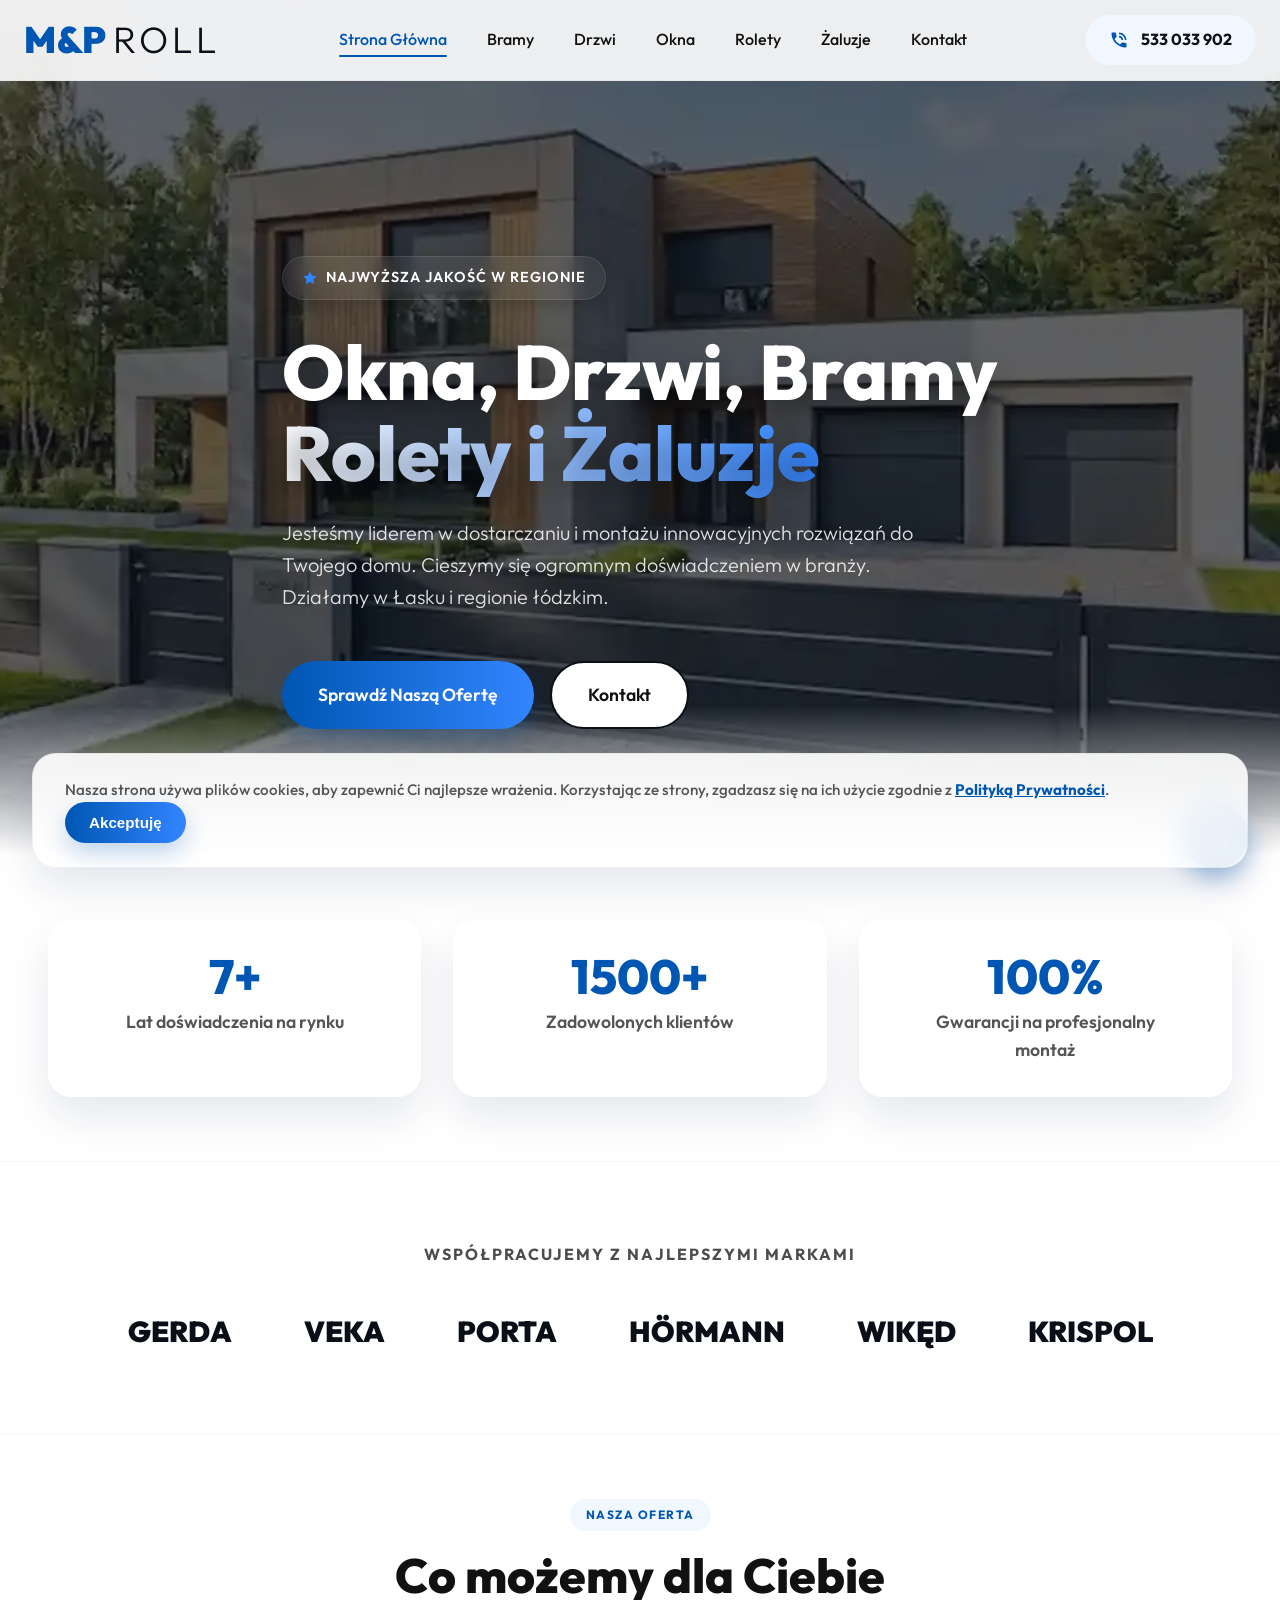
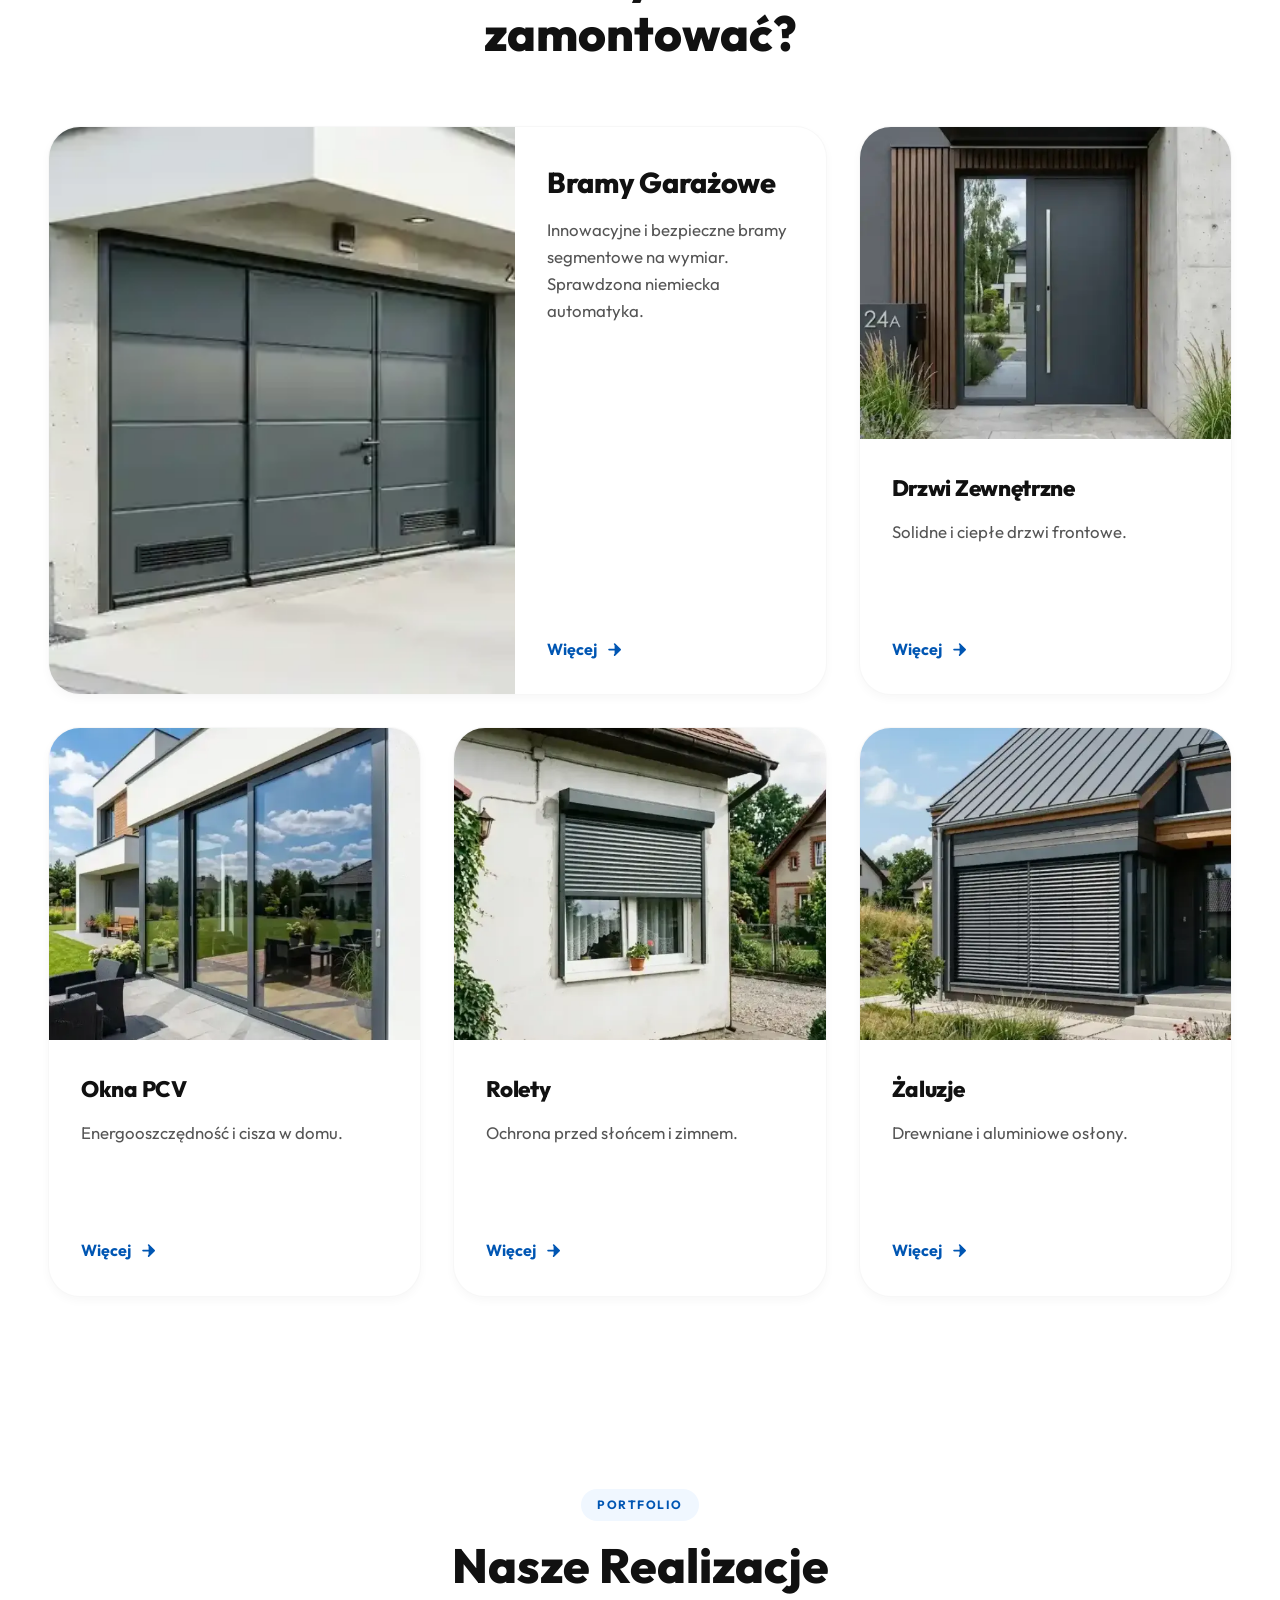
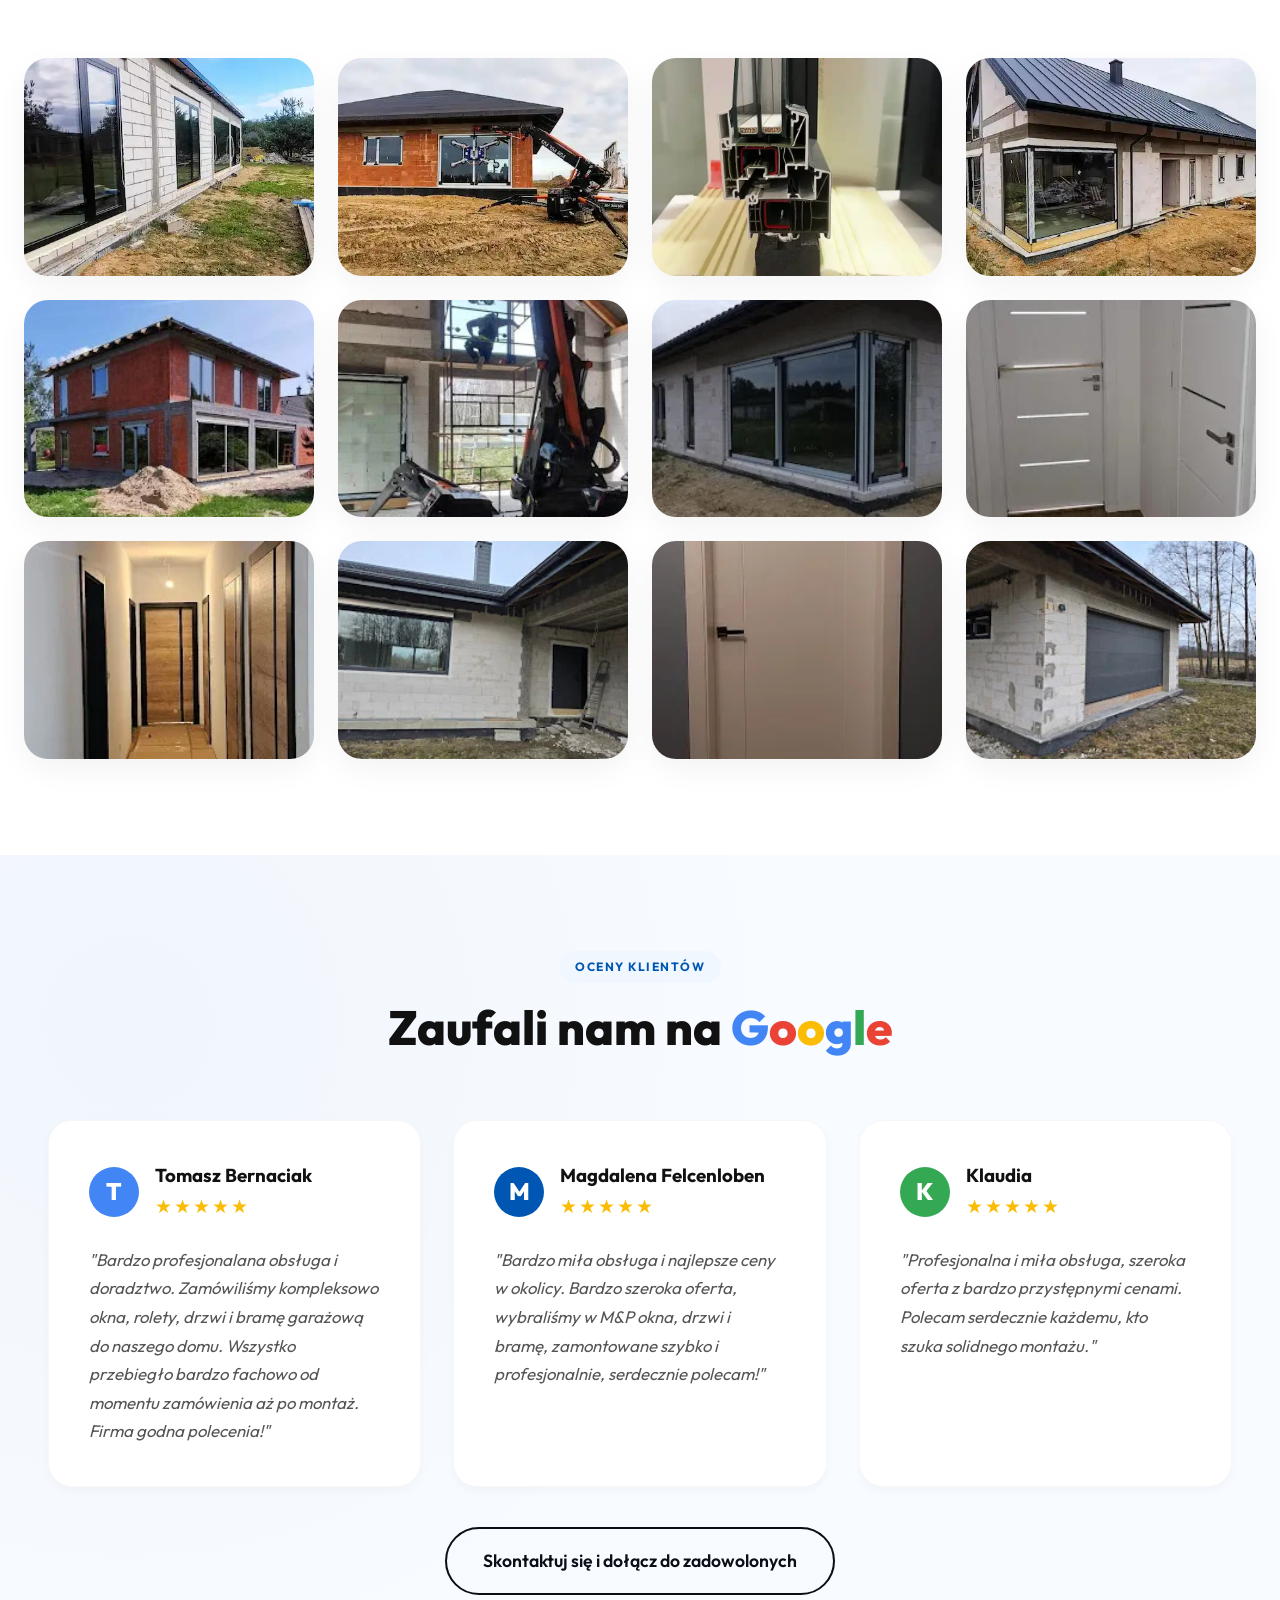
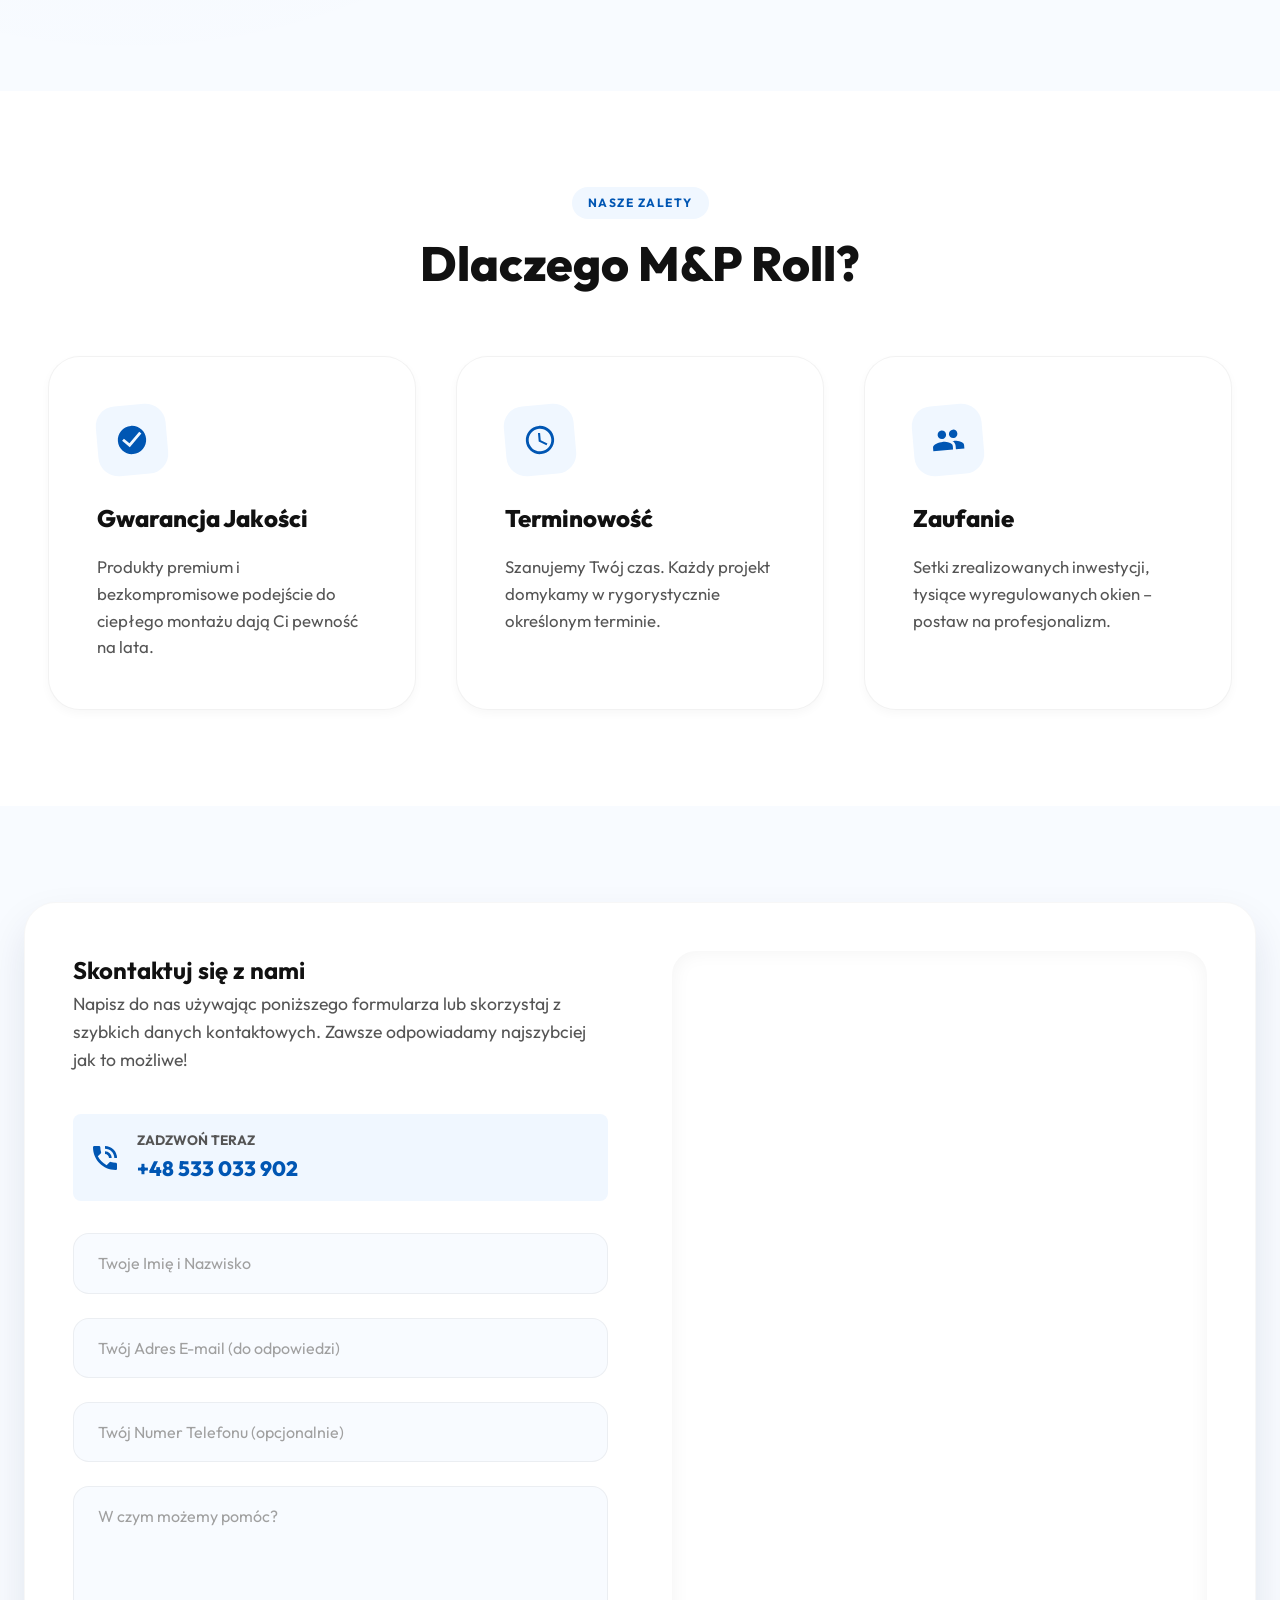
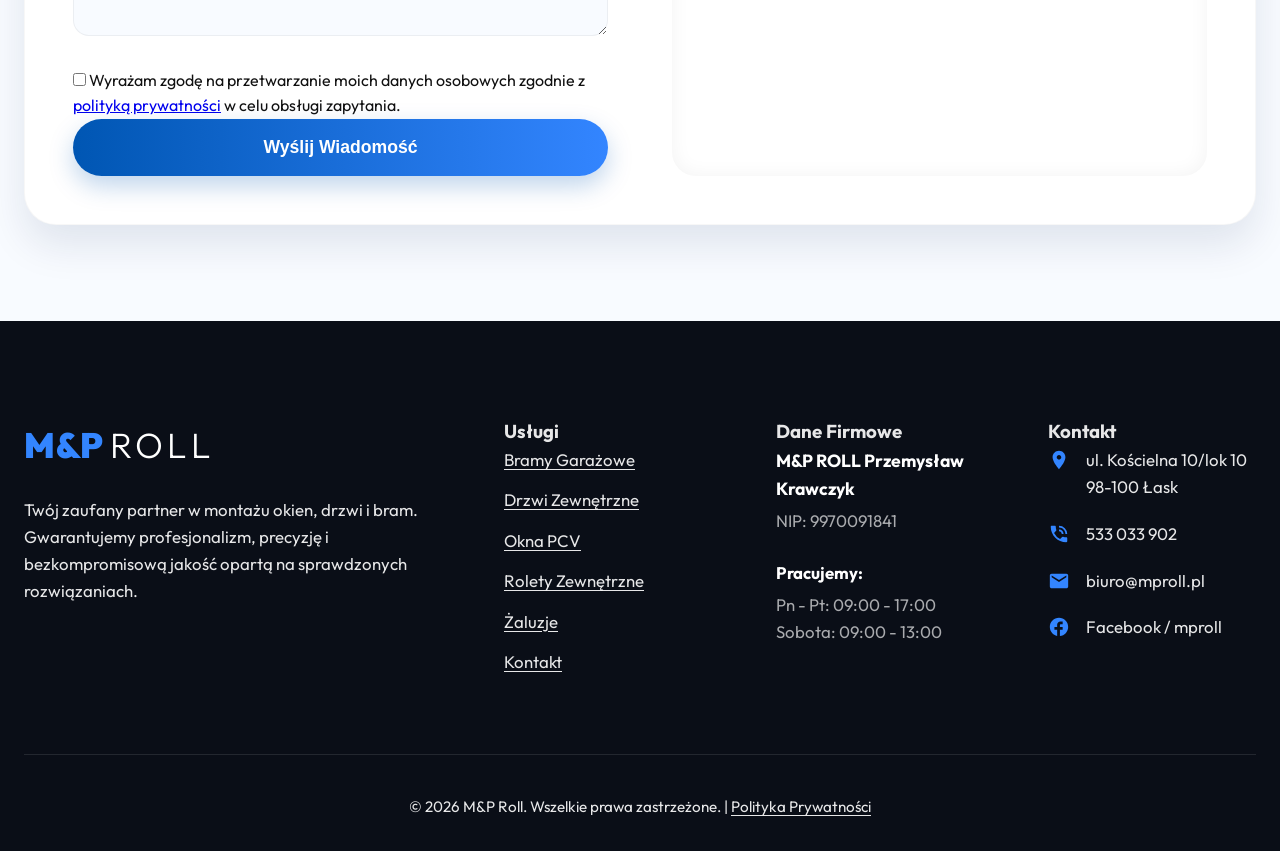
<file: index.html>
<!DOCTYPE html>
<html lang="pl">
<head>
    <meta charset="UTF-8">
    <link rel="preload" href="/assets/fonts/outfit-latin.woff2" as="font" type="font/woff2" crossorigin>
    <link rel="preload" href="/assets/fonts/outfit-latinext.woff2" as="font" type="font/woff2" crossorigin>
    <meta name="view-transition" content="same-origin">
    <script type="speculationrules">
    {
      "prerender": [
        {
          "source": "list",
          "urls": ["/", "/bramy-garazowe-lodz/", "/drzwi-lodz/", "/okna-lodz/", "/rolety-zewnetrzne-lodz/", "/zaluzje-lodz/"]
        }
      ]
    }
    </script>


    <meta name="viewport" content="width=device-width, initial-scale=1.0">
    <!-- CSS wbudowany inline: zero żądania sieciowego, zero CLS -->
    <style>
        /* latin-ext */
        @font-face {
          font-family: 'Outfit';
          font-style: normal;
          font-weight: 100 900;
          font-display: swap;
          src: url('/assets/fonts/outfit-latinext.woff2') format('woff2');
          unicode-range: U+0100-02AF, U+0304, U+0308, U+0329, U+1E00-1E9F, U+1EF2-1EFF, U+2020, U+20A0-20AB, U+20AD-20CF, U+2113, U+2C60-2C7F, U+A720-A7FF;
        }
        /* latin */
        @font-face {
          font-family: 'Outfit';
          font-style: normal;
          font-weight: 100 900;
          font-display: swap;
          src: url('/assets/fonts/outfit-latin.woff2') format('woff2');
          unicode-range: U+0000-00FF, U+0131, U+0152-0153, U+02BB-02BC, U+02C6, U+02DA, U+02DC, U+0304, U+0308, U+0329, U+2000-206F, U+20AC, U+2122, U+2191, U+2193, U+2212, U+2215, U+FEFF, U+FFFD;
        }
        @font-face {font-family: 'Outfit Fallback';font-style: normal;font-weight: 100 900;src: local('Arial');ascent-override: 98%;descent-override: 24%;line-gap-override: 0%;size-adjust: 102.5%;}
        @font-face {font-family: 'Outfit Fallback';font-style: normal;font-weight: 700 900;src: local('Arial Bold');ascent-override: 98%;descent-override: 24%;line-gap-override: 0%;size-adjust: 102.5%;}:root {--primary: #0056b3;--primary-light: #3385ff;--primary-dark: #003d82;--accent: #f0f7ff;--text-main: #111111;--text-muted: #555555;--text-light: #ffffff;--bg-main: #ffffff;--bg-alt: #f8fbff;--bg-dark: #0a0e17;--bg-header: rgba(255,255,255,0.9);--radius-sm: 8px;--radius-md: 16px;--radius-lg: 24px;--radius-xl: 32px;--shadow-sm: 0 4px 10px rgba(0,0,0,0.03);--shadow-md: 0 10px 30px rgba(0,30,80,0.06);--shadow-lg: 0 20px 40px rgba(0,30,80,0.1);--transition: 0.4s cubic-bezier(0.16,1,0.3,1);--container-max: 1300px;--section-pad: 6rem 1.5rem;}* {margin: 0;padding: 0;box-sizing: border-box;}html {scroll-behavior: smooth;font-size: 16px;}section[id] {scroll-margin-top: 80px;}body {font-family:'Outfit','Outfit Fallback',sans-serif;color: var(--text-main);background-color: var(--bg-main);line-height: 1.6;overflow-x: hidden;}.fade-in {opacity: 0;transform: translateY(30px);transition: opacity 0.8s cubic-bezier(0.16,1,0.3,1),transform 0.8s cubic-bezier(0.16,1,0.3,1);}.fade-in.appear {opacity: 1;transform: translateY(0);}.container {max-width: var(--container-max);margin: 0 auto;padding: 0 1.5rem;}.text-center {text-align: center;}.mt-4 {margin-top: 2.5rem;}.mb-2 {margin-bottom: 1rem;}.mb-4 {margin-bottom: 2rem;}.btn {display: inline-flex;align-items: center;justify-content: center;padding: 1.125rem 2.25rem;font-size: 1.1rem;font-weight: 600;border-radius: 50px;text-decoration: none;transition: var(--transition);cursor: pointer;border: 2px solid transparent;}.btn-primary {background: linear-gradient(to right,var(--primary) 0%,var(--primary-light) 100%);color: var(--text-light);box-shadow: 0 10px 25px rgba(0,86,179,0.25);border: none;}.btn-primary:hover {transform: translateY(-3px);box-shadow: 0 15px 35px rgba(0,86,179,0.4);}.btn-outline {background-color: transparent;border-color: var(--bg-dark);color: var(--bg-dark);}.btn-outline:hover {background-color: var(--bg-dark);color: var(--text-light);transform: translateY(-3px);}.site-header {position: fixed;top: 0;left: 0;width: 100%;z-index: 1000;background: var(--bg-header);backdrop-filter: blur(15px);-webkit-backdrop-filter: blur(15px);border-bottom: 1px solid rgba(0,0,0,0.03);transition: all 0.4s cubic-bezier(0.16,1,0.3,1);will-change: height, background, box-shadow;}.site-header.scrolled {height: 70px;background: rgba(255,255,255,0.98);box-shadow: 0 10px 30px rgba(0,0,0,0.08);}.header-container {display: flex;justify-content: space-between;align-items: center;height: 80px;transition: height 0.4s cubic-bezier(0.16,1,0.3,1);}.site-header.scrolled .header-container {height: 70px;}.logo {font-size: 2.3rem;font-weight: 900;color: var(--primary);text-decoration: none;letter-spacing: 1px;display: flex;align-items: center;gap: 0.4rem;text-transform: uppercase;}.logo span {color: var(--bg-dark);font-weight: 300;letter-spacing: 4px;}.nav-links {display: flex;gap: 2.5rem;list-style: none;}.nav-links a {color: var(--text-main);text-decoration: none;font-weight: 500;font-size: 1rem;transition: var(--transition);position: relative;padding: 0.5rem 0;}.nav-links a::after {content: '';position: absolute;bottom: 0;left: 50%;transform: translateX(-50%);width: 0;height: 2px;background-color: var(--primary);transition: var(--transition);border-radius: 2px;}.nav-links a:hover::after,.nav-links a.active::after {width: 100%;}.nav-links a:hover,.nav-links a.active {color: var(--primary);}.nav-cta {display: flex;align-items: center;}.header-phone {font-weight: 700;color: var(--text-main);text-decoration: none;display: flex;align-items: center;gap: 0.75rem;background: var(--accent);padding: 0.75rem 1.5rem;border-radius: 50px;transition: var(--transition);}.header-phone:hover {background: var(--primary);color: #fff;box-shadow: 0 4px 15px rgba(0,86,179,0.2);}.header-phone:hover svg {fill: #fff;}.header-phone svg {width: 1.25rem;height: 1.25rem;fill: var(--primary);transition: var(--transition);}.mobile-menu-btn {display: none;background: none;border: none;cursor: pointer;padding: 0.5rem;}.mobile-menu-btn span {display: block;width: 25px;height: 2px;background-color: var(--text-main);margin: 5px 0;transition: var(--transition);}.hero {padding-top: 130px;min-height: 95vh;display: flex;align-items: center;position: relative;background: var(--bg-dark);color: var(--text-light);overflow: hidden;contain: layout;}.hero::after {content: '';position: absolute;bottom: 0;left: 0;width: 100%;height: 150px;background: linear-gradient(to top,var(--bg-main),transparent);z-index: 2; pointer-events: none;}.hero-bg {position: absolute;top: 0;left: 0;width: 100%;height: 100%;object-fit: cover;opacity: 0.35;z-index: 1;transform: scale(1.05);will-change: transform;animation: slowZoom 20s ease-in-out infinite alternate;aspect-ratio: 16/9;}@keyframes slowZoom {0% {transform: scale(1.05);}100% {transform: scale(1.1);}}.hero-content {position: relative;z-index: 3;max-width: 850px;}.hero-badge {display: inline-flex;align-items: center;gap: 0.5rem;padding: 0.6rem 1.2rem;background: rgba(255,255,255,0.05);backdrop-filter: blur(10px);border: 1px solid rgba(255,255,255,0.1);border-radius: 50px;font-size: 0.9rem;font-weight: 600;letter-spacing: 1px;text-transform: uppercase;margin-bottom: 2rem;box-shadow: 0 4px 15px rgba(0,0,0,0.2);}.hero h1 {font-size: clamp(3rem,6vw,4.8rem);font-weight: 800;line-height: 1.05;margin-bottom: 1.5rem;text-shadow: 0 10px 30px rgba(0,0,0,0.3);}.hero h1 span {background: linear-gradient(to right,#ffffff,var(--primary-light));-webkit-background-clip: text;background-clip: text;-webkit-text-fill-color: transparent;}.hero p {font-size: 1.25rem;color: rgba(255,255,255,0.85);margin-bottom: 3rem;max-width: 650px;font-weight: 300;}.hero-actions {display: flex;gap: 1rem;}.stats-banner {position: relative;z-index: 4;padding: 4rem 1.5rem;}.stats-flex {display: flex;justify-content: center;gap: 2rem;flex-wrap: wrap;}.stat-item {background: rgba(255,255,255,0.8);backdrop-filter: blur(15px);-webkit-backdrop-filter: blur(15px);border: 1px solid rgba(255,255,255,0.4);padding: 2rem 3rem;border-radius: var(--radius-lg);text-align: center;flex: 1;min-width: 250px;box-shadow: var(--shadow-lg);transition: var(--transition);}.stat-item:hover {transform: translateY(-5px);background: #fff;}.stat-num {display: block;font-size: 3rem;font-weight: 800;color: var(--primary);line-height: 1;margin-bottom: 0.5rem;}.stat-text {font-size: 1.1rem;font-weight: 600;color: var(--text-muted);}.services {padding: 4rem 1.5rem var(--section-pad);background-color: var(--bg-main);}.section-header {text-align: center;max-width: 700px;margin: 0 auto 4rem;}.section-subtitle {display: inline-block;padding: 0.4rem 1rem;background: var(--accent);color: var(--primary);border-radius: 50px;font-weight: 700;text-transform: uppercase;letter-spacing: 1.5px;font-size: 0.75rem;margin-bottom: 1rem;}.section-title {font-size: clamp(2rem,4vw,3rem);font-weight: 800;color: var(--text-main);line-height: 1.2;}.services-bento {display: grid;grid-template-columns: repeat(3,1fr);grid-auto-rows: minmax(350px,auto);gap: 2rem;}.bento-card {background: var(--bg-main);border-radius: var(--radius-xl);overflow: hidden;box-shadow: var(--shadow-sm);transition: var(--transition);border: 1px solid rgba(0,0,0,0.03);text-decoration: none;color: inherit;display: flex;flex-direction: column;}.bento-card:hover {transform: translateY(-8px);box-shadow: var(--shadow-md);border-color: rgba(0,86,179,0.15);}.service-img-wrap {height: 55%;overflow: hidden;position: relative;}.bento-large .service-img-wrap {height: 100%;width: 60%;}.service-img-wrap::after {content: '';position: absolute;bottom: 0;left: 0;width:100%;height: 50%;background: linear-gradient(to top,rgba(0,0,0,0.5),transparent);opacity: 0;transition: var(--transition);}.bento-card:hover .service-img-wrap::after {opacity: 1;}.service-img-wrap img {width: 100%;height: 100%;object-fit: cover;transition: transform 0.6s cubic-bezier(0.16,1,0.3,1);}.bento-card:hover .service-img-wrap img {transform: scale(1.08);}.service-content {padding: 2rem;flex-grow: 1;display: flex;flex-direction: column;}.bento-large {grid-column: span 2;flex-direction: row;}.bento-large .service-content {width: 40%;justify-content: center;}.bento-large h3 {font-size: 1.8rem !important;}.service-content h3 {font-size: 1.4rem;font-weight: 800;margin-bottom: 0.75rem;letter-spacing: -0.3px;}.service-content p {color: var(--text-muted);font-size: 1.05rem;margin-bottom: 1.5rem;flex-grow: 1;}.service-link {font-size: 1rem;font-weight: 700;color: var(--primary);display: flex;align-items: center;gap: 0.5rem;margin-top: auto;}.service-link svg {width: 1.2rem;height: 1.2rem;fill: currentColor;transition: transform 0.3s ease;}.bento-card:hover .service-link svg {transform: translateX(5px);}.reviews {padding: var(--section-pad);background-color: var(--bg-alt);background-image: radial-gradient(circle at 10% 20%,rgba(0,86,179,0.03) 0%,transparent 50%);}.reviews-grid {display: grid;grid-template-columns: repeat(auto-fit,minmax(320px,1fr));gap: 2rem;}.review-card {background: var(--bg-main);padding: 2.5rem;border-radius: var(--radius-lg);box-shadow: var(--shadow-sm);border: 1px solid rgba(0,0,0,0.03);transition: var(--transition);}.review-card:hover {box-shadow: var(--shadow-md);transform: translateY(-5px);}.review-header {display: flex;align-items: center;gap: 1rem;margin-bottom: 1.5rem;}.reviewer-avatar {width: 50px;height: 50px;background: #4285F4;color: white;font-weight: 800;font-size: 1.5rem;display: flex;align-items: center;justify-content: center;border-radius: 50%;}.reviewer-info h4 {font-size: 1.1rem;font-weight: 700;}.stars {color: #FBBC05;font-size: 1.2rem;letter-spacing: 2px;}.review-card p {font-size: 1.05rem;color: var(--text-muted);font-style: italic;line-height: 1.7;}.features {padding: var(--section-pad);background-color: var(--bg-main);}.features-grid {display: grid;grid-template-columns: repeat(3,1fr);gap: 2.5rem;margin-top: 3rem;}.feature-item {text-align: left;background: var(--bg-main);padding: 3rem;border-radius: var(--radius-xl);border: 1px solid rgba(0,0,0,0.05);box-shadow: var(--shadow-sm);transition: var(--transition);}.feature-item:hover {border-color: var(--primary-light);box-shadow: var(--shadow-md);}.feature-icon {width: 70px;height: 70px;background: var(--accent);color: var(--primary);border-radius: 20px;display: flex;align-items: center;justify-content: center;margin-bottom: 1.5rem;transform: rotate(-5deg);transition: var(--transition);}.feature-item:hover .feature-icon {transform: rotate(0deg) scale(1.1);}.feature-icon svg {width: 34px;height: 34px;fill: currentColor;}.feature-item h3 {font-size: 1.5rem;margin-bottom: 1rem;font-weight: 800;}.feature-item p {color: var(--text-muted);font-size: 1.05rem;}.partners {padding: 5rem 1.5rem;background: var(--bg-main);border-top: 1px solid rgba(0,0,0,0.03);border-bottom: 1px solid rgba(0,0,0,0.03);}.partners h3 {text-align: center;color: rgba(0,0,0,0.7);font-size: 1rem;font-weight: 700;letter-spacing: 2px;margin-bottom: 2.5rem;}.partners-grid {display: flex;justify-content: center;align-items: center;flex-wrap: wrap;gap: 4.5rem;opacity: 0.7;transition: var(--transition);}.partners-grid:hover {opacity: 1;}.partners-grid span {font-size: 1.8rem;font-weight: 900;color: var(--bg-dark);}.cta {padding: 8rem 1.5rem;background: linear-gradient(135deg,var(--bg-dark) 0%,#1a2235 100%);color: var(--text-light);text-align: center;position: relative;overflow: hidden;}.cta::before {content: '';position: absolute;top: -50%;left: -50%;width: 200%;height: 200%;background: radial-gradient(circle,rgba(51,133,255,0.1) 0%,transparent 60%);}.cta-inner {position: relative;z-index: 2;max-width: 800px;margin: 0 auto;}.cta h2 {font-size: clamp(2.5rem,5vw,3.5rem);font-weight: 800;margin-bottom: 1.5rem;}.cta p {font-size: 1.25rem;color: rgba(255,255,255,0.7);margin-bottom: 3rem;}.subpage-header {padding: 180px 1.5rem 80px;background: var(--bg-alt);text-align: center;border-bottom: 1px solid rgba(0,0,0,0.03);}.subpage-header h1 {font-size: clamp(2.5rem,5vw,4rem);font-weight: 800;margin-bottom: 1rem;color: var(--bg-dark);letter-spacing: -1px;}.subpage-header p {font-size: 1.25rem;color: var(--text-muted);max-width: 800px;margin: 0 auto;}.service-details {padding: var(--section-pad);}.details-content {display: grid;grid-template-columns: 1fr 1fr;gap: 5rem;align-items: center;}.details-text h2 {font-size: 2.5rem;font-weight: 800;margin-bottom: 1.5rem;line-height: 1.2;}.details-text p {font-size: 1.15rem;color: var(--text-muted);margin-bottom: 1.5rem;}.details-list {list-style: none;margin-top: 2.5rem;}.details-list li {display: flex;align-items: flex-start;gap: 1rem;margin-bottom: 1.25rem;font-size: 1.15rem;font-weight: 500;color: var(--bg-dark);}.details-list li svg {width: 26px;height: 26px;fill: var(--primary);flex-shrink: 0;}.details-image {border-radius: var(--radius-xl);overflow: hidden;box-shadow: var(--shadow-lg);position: relative;}.details-image img {width: 100%;height: auto;display: block;transition: transform 0.8s ease;}.details-image:hover img {transform: scale(1.05);}.contact-section {padding: var(--section-pad);background-color: var(--bg-alt);position: relative;}.contact-wrapper {display: grid;grid-template-columns: 1fr 1fr;gap: 4rem;align-items: stretch;background: var(--bg-main);border-radius: var(--radius-xl);padding: 3rem;box-shadow: var(--shadow-lg);border: 1px solid rgba(0,0,0,0.03);}.contact-form-box {display: flex;flex-direction: column;justify-content: center;}.contact-form-box h3 {font-size: 2.2rem;font-weight: 800;margin-bottom: 1rem;color: var(--bg-dark);}.contact-form-box p {color: var(--text-muted);margin-bottom: 2.5rem;font-size: 1.1rem;}.form-group {margin-bottom: 1.5rem;position: relative;}.form-control {width: 100%;padding: 1.2rem 1.5rem;background: var(--bg-alt);border: 1px solid rgba(0,0,0,0.05);border-radius: var(--radius-md);font-family: inherit;font-size: 1rem;color: var(--text-main);transition: var(--transition);}.form-control::placeholder {color: #a0a0a0;}.form-control:focus {outline: none;border-color: var(--primary-light);box-shadow: 0 0 0 4px rgba(51,133,255,0.1);background: var(--bg-main);}textarea.form-control {min-height: 150px;resize: vertical;}.map-box {border-radius: var(--radius-lg);overflow: hidden;position: relative;min-height: 450px;box-shadow: inset 0 0 20px rgba(0,0,0,0.05);}.map-box iframe {position: absolute;top: 0;left: 0;width: 100%;height: 100%;border: 0;filter: grayscale(40%) contrast(1.1);transition: filter var(--transition);}.map-box:hover iframe {filter: grayscale(0%) contrast(1);}.site-footer {background: var(--bg-dark);color: rgba(255,255,255,0.9);padding: 6rem 1.5rem 2rem;}.footer-grid {display: grid;grid-template-columns: 2fr 1fr 1fr 1fr;gap: 4rem;max-width: var(--container-max);margin: 0 auto 4rem;}.footer-col h4 {color: var(--text-light);font-size: 1.2rem;font-weight: 700;margin-bottom: 1.5rem;letter-spacing: 0.5px;}.footer-logo {font-size: 2.2rem;font-weight: 900;color: var(--primary-light);text-decoration: none;display: flex;align-items: center;gap: 0.4rem;margin-bottom: 1.5rem;text-transform: uppercase;letter-spacing: 1px;}.footer-logo span {color: var(--text-light);font-weight: 300;letter-spacing: 4px;}.footer-col p {font-size: 1.05rem;}.footer-links {list-style: none;}.footer-links li {margin-bottom: 0.85rem;}.footer-links a {color: rgba(255,255,255,0.9);text-decoration: underline;text-underline-offset: 3px;transition: var(--transition);font-size: 1.05rem;}.footer-links a:hover {color: var(--primary-light);padding-left: 8px;}.footer-contact li {display: flex;align-items: flex-start;gap: 1rem;margin-bottom: 1.25rem;font-size: 1.05rem;}.footer-contact svg {width: 22px;height: 22px;fill: var(--primary-light);flex-shrink: 0;margin-top: 2px;}.footer-bottom {text-align: center;padding-top: 2.5rem;border-top: 1px solid rgba(255,255,255,0.1);font-size: 0.95rem;}.footer-bottom a {color: inherit;text-decoration: underline;text-underline-offset: 3px;}.footer-bottom a:hover {color: var(--primary-light);}.footer-muted {color: rgba(255,255,255,0.65);}.floating-fab {position: fixed;bottom: 2rem;right: 2rem;background: var(--primary);color: white;width: 65px;height: 65px;border-radius: 50%;display: flex;align-items: center;justify-content: center;box-shadow: 0 10px 25px rgba(0,86,179,0.4);z-index: 9999;transition: transform var(--transition),background var(--transition);}.floating-fab svg {width: 32px;height: 32px;fill: white;}.floating-fab:hover {transform: translateY(-5px) scale(1.1);background: var(--bg-dark);}.floating-fab::before{content:'';position:absolute;top:0;left:0;width:100%;height:100%;border-radius:50%;background:rgba(0,86,179,0.8);z-index:-1;animation:pulseComposited 2s infinite;will-change:transform,opacity}.floating-fab:hover::before{animation:none}@keyframes pulseComposited{0%{transform:scale(1);opacity:0.6}70%{transform:scale(1.6);opacity:0}100%{transform:scale(1.6);opacity:0}}@media (max-width: 1200px) {.services-bento {grid-auto-rows: minmax(300px,auto);}}@media (max-width: 1024px) {.services-bento {grid-template-columns: repeat(2,1fr);}.bento-large {grid-column: span 2;}.features-grid {grid-template-columns: repeat(2,1fr);}.details-content {grid-template-columns: 1fr;gap: 3rem;}.details-image {order: -1;}.footer-grid {grid-template-columns: 1fr 1fr;gap: 3rem;}.stats-flex {padding: 0 1.5rem;}.contact-wrapper {grid-template-columns: 1fr;padding: 2rem;}.map-box {min-height: 350px;}.floating-fab {bottom: 1.5rem;right: 1.5rem;width: 55px;height: 55px;}.floating-fab svg {width: 26px;height: 26px;}}@media (max-width: 768px) {.services-bento {grid-template-columns: 1fr;}.bento-large {grid-column: span 1;flex-direction: column;}.bento-large .service-img-wrap {width: 100%;height: 250px;}.bento-large .service-content {width: 100%;}.header-container {height: 70px;}.site-header {background: rgba(255,255,255,0.98);}.nav-links {display: none;flex-direction: column;position: absolute;top: 70px;left: 0;width: 100%;background: rgba(255,255,255,0.98);padding: 2rem;box-shadow: 0 10px 30px rgba(0,0,0,0.1);text-align: center;}.nav-links.active {display: flex;}.mobile-menu-btn {display: block;}.nav-cta {display: none !important;}.mobile-only-phone {display: block !important;}.mobile-menu-btn.active span:nth-child(1) {transform: translateY(7px) rotate(45deg);}.mobile-menu-btn.active span:nth-child(2) {opacity: 0;}.mobile-menu-btn.active span:nth-child(3) {transform: translateY(-7px) rotate(-45deg);}.hero {padding-top: 100px;min-height: auto;padding-bottom: 6rem;contain: layout;}.hero-actions {flex-direction: column;}.hero h1 {font-size: 2.5rem;}.stats-banner {margin-top: -30px;}.stat-item {min-width: 100%;padding: 1.5rem;}.features-grid {grid-template-columns: 1fr;}.footer-grid {grid-template-columns: 1fr;text-align: center;}.footer-contact li {justify-content: center;}}.portfolio {padding: 6rem 0;background-color: var(--color-background);}.portfolio-grid {display: grid;grid-template-columns: repeat(auto-fill,minmax(280px,1fr));gap: 1.5rem;margin-top: 3rem;}.portfolio-item {border-radius: var(--radius-lg);overflow: hidden;position: relative;aspect-ratio: 4 / 3;box-shadow: 0 10px 30px rgba(0,0,0,0.05);}.portfolio-item img {width: 100%;height: 100%;object-fit: cover;transition: transform 0.4s ease;}.portfolio-item:hover img {transform: scale(1.05);}#cookie-banner {position: fixed;bottom: 2rem;left: 2rem;right: 2rem;background: rgba(255, 255, 255, 0.9);backdrop-filter: blur(15px);-webkit-backdrop-filter: blur(15px);border: 1px solid rgba(0,0,0,0.05);padding: 1.5rem 2rem;border-radius: var(--radius-lg);box-shadow: var(--shadow-lg);z-index: 10001;display: flex;justify-content: space-between;align-items: center;gap: 2rem;max-width: var(--container-max);margin: 0 auto;animation: slideUp 0.6s cubic-bezier(0.16, 1, 0.3, 1);}#cookie-banner.hide {opacity: 0;transform: translateY(20px);pointer-events: none;}#cookie-banner p {margin: 0;font-size: 0.95rem;color: var(--text-muted);font-weight: 500;}#cookie-banner a {color: var(--primary);font-weight: 700;text-decoration: underline;}#cookie-banner .btn {padding: 0.75rem 1.5rem;font-size: 0.95rem;flex-shrink: 0;}@keyframes slideUp {from {opacity: 0;transform: translateY(30px);}to {opacity: 1;transform: translateY(0);}}@media (max-width: 768px) {#cookie-banner {flex-direction: column;bottom: 1rem;left: 1rem;right: 1rem;padding: 1.25rem;text-align: center;gap: 1.25rem;}#cookie-banner .btn {width: 100%;}}</style>
    <!-- Google Analytics (deferred) -->
    <script>
      window.dataLayer = window.dataLayer || [];
      function gtag(){dataLayer.push(arguments);}
      gtag('js', new Date());
      gtag('config', 'G-7RLNYB3TJB');

      function loadGtag() {
          if (window.gtagLoaded) return;
          window.gtagLoaded = true;
          var s = document.createElement('script');
          s.src = 'https://www.googletagmanager.com/gtag/js?id=G-7RLNYB3TJB';
          s.async = true;
          document.head.appendChild(s);
      }
      ['click', 'mousemove', 'scroll', 'touchstart'].forEach(function(e) {
          window.addEventListener(e, function() {
              loadGtag();
          }, { once: true, passive: true });
      });
    </script>
    <link rel="icon" href="/favicon.png" type="image/png">
    <title>M&P Roll | Okna, Drzwi, Bramy, Rolety, Żaluzje</title>
    <meta name="description" content="Profesjonalny montaż i sprzedaż okien, drzwi, bram garażowych, rolet i żaluzji. Działamy w Łasku i rejonie łódzkim. Skontaktuj się z nami!">
    <meta name="keywords" content="M&P Roll, okna łask, drzwi łask, bramy garażowe łódź, rolety zewnętrzne łask, żaluzje">
    <meta name="author" content="M&P ROLL Przemysław Krawczyk">
    
    <link rel="preload" as="image" href="assets/images/hero_bg.webp" fetchpriority="high">
    
    <!-- JSON-LD LocalBusiness Schema -->
    <script type="application/ld+json">
    {
      "@context": "https://schema.org",
      "@type": "HomeAndConstructionBusiness",
      "name": "M&P ROLL Przemysław Krawczyk",
      "image": "https://mproll.pl/wp-content/uploads/2021/01/logo.png",
      "@id": "",
      "url": "https://mproll.pl",
      "telephone": "+48533033902",
      "address": {
        "@type": "PostalAddress",
        "streetAddress": "ul. Kościelna 10/lok 10",
        "addressLocality": "Łask",
        "postalCode": "98-100",
        "addressCountry": "PL"
      },
      "taxID": "9970091841",
      "openingHoursSpecification": [
        {
          "@type": "OpeningHoursSpecification",
          "dayOfWeek": [
            "Monday", "Tuesday", "Wednesday", "Thursday", "Friday"
          ],
          "opens": "09:00",
          "closes": "17:00"
        },
        {
          "@type": "OpeningHoursSpecification",
          "dayOfWeek": "Saturday",
          "opens": "09:00",
          "closes": "13:00"
        }
      ]
    }
    </script>
</head>
<body>

    <!-- Header -->
    <header class="site-header">
        <div class="container header-container">
            <a href="./" class="logo">M&P <span>Roll</span></a>
            <nav>
                <ul class="nav-links">
                    <li><a href="./" class="active">Strona Główna</a></li>
                    <li><a href="bramy-garazowe-lodz/">Bramy</a></li>
                    <li><a href="drzwi-lodz/">Drzwi</a></li>
                    <li><a href="okna-lodz/">Okna</a></li>
                    <li><a href="rolety-zewnetrzne-lodz/">Rolety</a></li>
                    <li><a href="zaluzje-lodz/">Żaluzje</a></li>
                    <li><a href="#kontakt">Kontakt</a></li>
                    <li class="mobile-only-phone" style="display:none; margin-top: 1rem;"><a href="tel:533033902" style="color:var(--primary); font-weight:bold; font-size:1.2rem; display: flex; align-items: center; justify-content: center; gap: 0.5rem;"><svg viewBox="0 0 24 24" style="width: 24px; height: 24px; fill: currentColor;"><path d="M20 15.5c-1.25 0-2.45-.2-3.57-.57a1.02 1.02 0 0 0-1.02.24l-2.2 2.2a15.045 15.045 0 0 1-6.59-6.59l2.2-2.21a.96.96 0 0 0 .25-1A11.36 11.36 0 0 1 8.5 4c0-.55-.45-1-1-1H4c-.55 0-1 .45-1 1 0 9.39 7.61 17 17 17 .55 0 1-.45 1-1v-3.5c0-.55-.45-1-1-1zM19 12h2a9 9 0 0 0-9-9v2c3.87 0 7 3.13 7 7zm-4 0h2c0-2.76-2.24-5-5-5v2c1.66 0 3 1.34 3 3z"/></svg> 533 033 902</a></li>
                </ul>
            </nav>
            <div class="nav-cta">
                <a href="tel:533033902" class="header-phone">
                    <svg viewBox="0 0 24 24"><path d="M20 15.5c-1.25 0-2.45-.2-3.57-.57a1.02 1.02 0 0 0-1.02.24l-2.2 2.2a15.045 15.045 0 0 1-6.59-6.59l2.2-2.21a.96.96 0 0 0 .25-1A11.36 11.36 0 0 1 8.5 4c0-.55-.45-1-1-1H4c-.55 0-1 .45-1 1 0 9.39 7.61 17 17 17 .55 0 1-.45 1-1v-3.5c0-.55-.45-1-1-1zM19 12h2a9 9 0 0 0-9-9v2c3.87 0 7 3.13 7 7zm-4 0h2c0-2.76-2.24-5-5-5v2c1.66 0 3 1.34 3 3z"/></svg>
                    533 033 902
                </a>
            </div>
            <button class="mobile-menu-btn" aria-label="Menu"><span></span><span></span><span></span></button>
        </div>
    </header>

    <!-- Hero Section -->
    <section class="hero">
        <img src="assets/images/hero_bg.webp" alt="Okna, Drzwi, Bramy M&P Roll" class="hero-bg" width="1280" height="720">
        <div class="hero-overlay"></div>
        <div class="container hero-content">
            <span class="hero-badge">
                <svg width="16" height="16" viewBox="0 0 24 24" fill="var(--primary-light)"><path d="M12 2L15.09 8.26L22 9.27L17 14.14L18.18 21.02L12 17.77L5.82 21.02L7 14.14L2 9.27L8.91 8.26L12 2Z"/></svg>
                Najwyższa jakość w regionie
            </span>
            <h1>Okna, Drzwi, Bramy<br><span>Rolety i Żaluzje</span></h1>
            <p>Jesteśmy liderem w dostarczaniu i montażu innowacyjnych rozwiązań do Twojego domu. Cieszymy się ogromnym doświadczeniem w branży. Działamy w Łasku i regionie łódzkim.</p>
            <div class="hero-actions">
                <a href="#uslugi" class="btn btn-primary">Sprawdź Naszą Ofertę</a>
                <a href="#kontakt" class="btn btn-outline" style="background:#fff; color:#111;">Kontakt</a>
            </div>
        </div>
    </section>

    <!-- Stats Banner -->
    <section class="stats-banner">
        <div class="container stats-flex">
            <div class="stat-item fade-in">
                <span class="stat-num">7+</span>
                <span class="stat-text">Lat doświadczenia na rynku</span>
            </div>
            <div class="stat-item fade-in" style="transition-delay: 0.1s">
                <span class="stat-num">1500+</span>
                <span class="stat-text">Zadowolonych klientów</span>
            </div>
            <div class="stat-item fade-in" style="transition-delay: 0.2s">
                <span class="stat-num">100%</span>
                <span class="stat-text">Gwarancji na profesjonalny montaż</span>
            </div>
        </div>
    </section>

    <!-- Partners / Trust -->
    <section class="partners">
        <div class="container">
            <h2 class="fade-in" style="text-align: center; color: rgba(0,0,0,0.7); font-size: 1rem; font-weight: 700; letter-spacing: 2px; margin-bottom: 2.5rem;">WSPÓŁPRACUJEMY Z NAJLEPSZYMI MARKAMI</h2>
            <div class="partners-grid fade-in" style="transition-delay: 0.1s">
                <span>GERDA</span>
                <span>VEKA</span>
                <span>PORTA</span>
                <span>HÖRMANN</span>
                <span>WIKĘD</span>
                <span>KRISPOL</span>
            </div>
        </div>
    </section>

    <!-- Services Overview -->
    <section class="services" id="uslugi">
        <div class="container">
            <div class="section-header fade-in">
                <span class="section-subtitle">Nasza oferta</span>
                <h2 class="section-title">Co możemy dla Ciebie zamontować?</h2>
            </div>
            
            <div class="services-bento">
                <a href="/bramy-garazowe-lodz/" class="bento-card bento-large fade-in">
                    <div class="service-img-wrap">
                        <img src="assets/images/img_bramy.webp" alt="Bramy garażowe" loading="lazy" width="600" height="400" sizes="(max-width: 768px) 100vw, (max-width: 1024px) 50vw, 33vw" decoding="async">
                    </div>
                    <div class="service-content">
                        <h3>Bramy Garażowe</h3>
                        <p>Innowacyjne i bezpieczne bramy segmentowe na wymiar. Sprawdzona niemiecka automatyka.</p>
                        <span class="service-link">Więcej <svg viewBox="0 0 24 24"><path d="M5 12h14M12 5l7 7-7 7" stroke="currentColor" stroke-width="2" stroke-linecap="round" stroke-linejoin="round"/></svg></span>
                    </div>
                </a>

                <a href="/drzwi-lodz/" class="bento-card fade-in" style="transition-delay: 0.1s">
                    <div class="service-img-wrap">
                        <img src="assets/images/img_drzwi.webp" alt="Drzwi zewnętrzne" loading="lazy" width="600" height="563" sizes="(max-width: 768px) 100vw, 33vw" decoding="async">
                    </div>
                    <div class="service-content">
                        <h3>Drzwi Zewnętrzne</h3>
                        <p>Solidne i ciepłe drzwi frontowe.</p>
                        <span class="service-link">Więcej <svg viewBox="0 0 24 24"><path d="M5 12h14M12 5l7 7-7 7" stroke="currentColor" stroke-width="2" stroke-linecap="round" stroke-linejoin="round"/></svg></span>
                    </div>
                </a>

                <a href="/okna-lodz/" class="bento-card fade-in" style="transition-delay: 0.2s">
                    <div class="service-img-wrap">
                        <img src="assets/images/img_okna.webp" alt="Okna PCV" loading="lazy" width="600" height="563" sizes="(max-width: 768px) 100vw, 33vw" decoding="async">
                    </div>
                    <div class="service-content">
                        <h3>Okna PCV</h3>
                        <p>Energooszczędność i cisza w domu.</p>
                        <span class="service-link">Więcej <svg viewBox="0 0 24 24"><path d="M5 12h14M12 5l7 7-7 7" stroke="currentColor" stroke-width="2" stroke-linecap="round" stroke-linejoin="round"/></svg></span>
                    </div>
                </a>
                
                <a href="/rolety-zewnetrzne-lodz/" class="bento-card fade-in" style="transition-delay: 0.3s">
                    <div class="service-img-wrap">
                        <img src="assets/images/img_rolety.webp" alt="Rolety zewnętrzne" loading="lazy" width="600" height="563" sizes="(max-width: 768px) 100vw, 33vw" decoding="async">
                    </div>
                    <div class="service-content">
                        <h3>Rolety</h3>
                        <p>Ochrona przed słońcem i zimnem.</p>
                        <span class="service-link">Więcej <svg viewBox="0 0 24 24"><path d="M5 12h14M12 5l7 7-7 7" stroke="currentColor" stroke-width="2" stroke-linecap="round" stroke-linejoin="round"/></svg></span>
                    </div>
                </a>

                <a href="/zaluzje-lodz/" class="bento-card fade-in" style="transition-delay: 0.4s">
                    <div class="service-img-wrap">
                        <img src="assets/images/img_zaluzje.webp" alt="Żaluzje" loading="lazy" width="600" height="563" sizes="(max-width: 768px) 100vw, 33vw" decoding="async">
                    </div>
                    <div class="service-content">
                        <h3>Żaluzje</h3>
                        <p>Drewniane i aluminiowe osłony.</p>
                        <span class="service-link">Więcej <svg viewBox="0 0 24 24"><path d="M5 12h14M12 5l7 7-7 7" stroke="currentColor" stroke-width="2" stroke-linecap="round" stroke-linejoin="round"/></svg></span>
                    </div>
                </a>
            </div>
        </div>
    </section>

    <!-- Portfolio / Nasze Realizacje -->
    <section class="portfolio" id="realizacje">
        <div class="container">
            <div class="section-header fade-in">
                <span class="section-subtitle">Portfolio</span>
                <h2 class="section-title">Nasze Realizacje</h2>
            </div>
            <div class="portfolio-grid fade-in">
                <div class="portfolio-item"><img src="images/portfolio/montaz-duzych-okien-lodz.webp" alt="Montaż dużych okien Łódź" loading="lazy" width="720" height="332" decoding="async"></div>
                <div class="portfolio-item"><img src="images/portfolio/montaz-okien-dzwigiem-lodz.webp" alt="Montaż okien dźwigiem Łódź" loading="lazy" width="720" height="332" decoding="async"></div>
                <div class="portfolio-item"><img src="images/portfolio/przekroj-okna-profine-lodz.webp" alt="Przekrój okna Profine" loading="lazy" width="720" height="540" decoding="async"></div>
                <div class="portfolio-item"><img src="images/portfolio/okno-narozne-montaz-lodz.webp" alt="Montaż okna narożnego Łódź" loading="lazy" width="720" height="332" decoding="async"></div>
                <div class="portfolio-item"><img src="images/portfolio/nowe-duze-okna-dom-lodz.webp" alt="Nowe okna dom jednorodzinny Łódź" loading="lazy" width="243" height="189" decoding="async"></div>
                <div class="portfolio-item"><img src="images/portfolio/montaz-szklenia-poddasza-lodz.webp" alt="Montaż szklenia poddasza Łódź" loading="lazy" width="243" height="182" decoding="async"></div>
                <div class="portfolio-item"><img src="images/portfolio/przeszklenie-narozne-lodz.webp" alt="Przeszklenie narożne Łódź" loading="lazy" width="243" height="203" decoding="async"></div>
                <div class="portfolio-item"><img src="images/portfolio/drzwi-wewnetrzne-biale-lodz.webp" alt="Białe drzwi wewnętrzne Łódź" loading="lazy" width="243" height="182" decoding="async"></div>
                <div class="portfolio-item"><img src="images/portfolio/montaz-drzwi-wewnetrznych-lodz.webp" alt="Montaż drzwi wewnętrznych Łódź" loading="lazy" width="243" height="182" decoding="async"></div>
                <div class="portfolio-item"><img src="images/portfolio/drzwi-zewnetrzne-antracyt-lodz.webp" alt="Drzwi zewnętrzne antracyt Łódź" loading="lazy" width="243" height="203" decoding="async"></div>
                <div class="portfolio-item"><img src="images/portfolio/drzwi-pokojowe-biale.webp" alt="Białe drzwi pokojowe" loading="lazy" width="243" height="182" decoding="async"></div>
                <div class="portfolio-item"><img src="images/portfolio/brama-garazowa-segmentowa-lodz.webp" alt="Brama garażowa segmentowa Łódź" loading="lazy" width="243" height="203" decoding="async"></div>
            </div>
        </div>
    </section>

    <!-- Google Reviews -->
    <section class="reviews" id="opinie">
        <div class="container">
            <div class="section-header fade-in">
                <span class="section-subtitle">Oceny klientów</span>
                <h2 class="section-title">Zaufali nam na <span style="color:#4285F4">G</span><span style="color:#EA4335">o</span><span style="color:#FBBC05">o</span><span style="color:#4285F4">g</span><span style="color:#34A853">l</span><span style="color:#EA4335">e</span></h2>
            </div>
            
            <div class="reviews-grid">
                <div class="review-card fade-in">
                    <div class="review-header">
                        <div class="reviewer-avatar">T</div>
                        <div class="reviewer-info">
                            <h3>Tomasz Bernaciak</h3>
                            <div class="stars">★★★★★</div>
                        </div>
                    </div>
                    <p>"Bardzo profesjonalana obsługa i doradztwo. Zamówiliśmy kompleksowo okna, rolety, drzwi i bramę garażową do naszego domu. Wszystko przebiegło bardzo fachowo od momentu zamówienia aż po montaż. Firma godna polecenia!"</p>
                </div>
                <div class="review-card fade-in" style="transition-delay: 0.1s">
                    <div class="review-header">
                        <div class="reviewer-avatar" style="background:var(--primary)">M</div>
                        <div class="reviewer-info">
                            <h3>Magdalena Felcenloben</h3>
                            <div class="stars">★★★★★</div>
                        </div>
                    </div>
                    <p>"Bardzo miła obsługa i najlepsze ceny w okolicy. Bardzo szeroka oferta, wybraliśmy w M&P okna, drzwi i bramę, zamontowane szybko i profesjonalnie, serdecznie polecam!"</p>
                </div>
                <div class="review-card fade-in" style="transition-delay: 0.2s">
                    <div class="review-header">
                        <div class="reviewer-avatar" style="background:#34A853">K</div>
                        <div class="reviewer-info">
                            <h3>Klaudia</h3>
                            <div class="stars">★★★★★</div>
                        </div>
                    </div>
                    <p>"Profesjonalna i miła obsługa, szeroka oferta z bardzo przystępnymi cenami. Polecam serdecznie każdemu, kto szuka solidnego montażu."</p>
                </div>
            </div>
            <div class="text-center mt-4 fade-in" style="transition-delay: 0.3s">
                <a href="#kontakt" class="btn btn-outline">Skontaktuj się i dołącz do zadowolonych</a>
            </div>
        </div>
    </section>

    <!-- Why Us (Features) -->
    <section class="features">
        <div class="container">
            <div class="section-header fade-in">
                <span class="section-subtitle">Nasze zalety</span>
                <h2 class="section-title">Dlaczego M&P Roll?</h2>
            </div>
            <div class="features-grid">
                <div class="feature-item fade-in">
                    <div class="feature-icon">
                        <svg viewBox="0 0 24 24"><path d="M12 2C6.48 2 2 6.48 2 12s4.48 10 10 10 10-4.48 10-10S17.52 2 12 2zm-2 15l-5-5 1.41-1.41L10 14.17l7.59-7.59L19 8l-9 9z"/></svg>
                    </div>
                    <h3>Gwarancja Jakości</h3>
                    <p>Produkty premium i bezkompromisowe podejście do ciepłego montażu dają Ci pewność na lata.</p>
                </div>
                <div class="feature-item fade-in" style="transition-delay: 0.1s">
                    <div class="feature-icon">
                        <svg viewBox="0 0 24 24"><path d="M11.99 2C6.47 2 2 6.48 2 12s4.47 10 9.99 10C17.52 22 22 17.52 22 12S17.52 2 11.99 2zM12 20c-4.42 0-8-3.58-8-8s3.58-8 8-8 8 3.58 8 8-3.58 8-8 8zM12.5 7H11v6l5.25 3.15.75-1.23-4.5-2.67z"/></svg>
                    </div>
                    <h3>Terminowość</h3>
                    <p>Szanujemy Twój czas. Każdy projekt domykamy w rygorystycznie określonym terminie.</p>
                </div>
                <div class="feature-item fade-in" style="transition-delay: 0.2s">
                    <div class="feature-icon">
                        <svg viewBox="0 0 24 24"><path d="M16 11c1.66 0 2.99-1.34 2.99-3S17.66 5 16 5c-1.66 0-3 1.34-3 3s1.34 3 3 3zm-8 0c1.66 0 2.99-1.34 2.99-3S9.66 5 8 5C6.34 5 5 6.34 5 8s1.34 3 3 3zm0 2c-2.33 0-7 1.17-7 3.5V19h14v-2.5c0-2.33-4.67-3.5-7-3.5zm8 0c-.29 0-.62.02-.97.05 1.16.84 1.97 1.97 1.97 3.45V19h6v-2.5c0-2.33-4.67-3.5-7-3.5z"/></svg>
                    </div>
                    <h3>Zaufanie</h3>
                    <p>Setki zrealizowanych inwestycji, tysiące wyregulowanych okien – postaw na profesjonalizm.</p>
                </div>
            </div>
        </div>
    </section>

    <!-- Contact Form & Map -->
    <section class="contact-section fade-in" id="kontakt">
        <div class="container contact-wrapper">
            <div class="contact-form-box">
                <h2>Skontaktuj się z nami</h2>
                <p>Napisz do nas używając poniższego formularza lub skorzystaj z szybkich danych kontaktowych. Zawsze odpowiadamy najszybciej jak to możliwe!</p>

                <div class="contact-quick-call" style="margin-bottom: 2rem; padding: 1rem; background: var(--accent); border-radius: var(--radius-sm); display: flex; align-items: center; gap: 1rem;">
                    <svg viewBox="0 0 24 24" style="width: 32px; height: 32px; fill: var(--primary); flex-shrink: 0;"><path d="M20 15.5c-1.25 0-2.45-.2-3.57-.57a1.02 1.02 0 0 0-1.02.24l-2.2 2.2a15.045 15.045 0 0 1-6.59-6.59l2.2-2.21a.96.96 0 0 0 .25-1A11.36 11.36 0 0 1 8.5 4c0-.55-.45-1-1-1H4c-.55 0-1 .45-1 1 0 9.39 7.61 17 17 17 .55 0 1-.45 1-1v-3.5c0-.55-.45-1-1-1zM19 12h2a9 9 0 0 0-9-9v2c3.87 0 7 3.13 7 7zm-4 0h2c0-2.76-2.24-5-5-5v2c1.66 0 3 1.34 3 3z"/></svg>
                    <div>
                        <span style="display: block; font-size: 0.85rem; color: var(--text-muted); text-transform: uppercase; font-weight: 700;">Zadzwoń teraz</span>
                        <a href="tel:533033902" style="font-size: 1.3rem; font-weight: 800; color: var(--primary); text-decoration: none;">+48 533 033 902</a>
                    </div>
                </div>
                <form action="https://formsubmit.co/28856b43b19f06ebc36b5c84225dd48b" method="POST">
                    <!-- Ukryte opcje dla formsubmit -->
                    <input type="hidden" name="_subject" value="Nowa wiadomość ze strony mproll.pl!">
                    <input type="hidden" name="_captcha" value="false">
                    <input type="hidden" name="_next" value="https://mproll.pl/sukces.html">
                    <input type="hidden" name="_template" value="table">
                    <input type="text" name="_honey" style="display:none">
                    
                    <div class="form-group">
                        <input type="text" class="form-control" name="Imię_i_Nazwisko" placeholder="Twoje Imię i Nazwisko" required oninvalid="this.setCustomValidity('Proszę wpisać swoje imię i nazwisko.')" oninput="this.setCustomValidity('')">
                    </div>
                    <div class="form-group">
                        <input type="email" class="form-control" name="email" placeholder="Twój Adres E-mail (do odpowiedzi)" required oninvalid="this.setCustomValidity('Proszę podać poprawny adres e-mail.')" oninput="this.setCustomValidity('')">
                    </div>
                    <div class="form-group">
                        <input type="tel" class="form-control" name="Telefon" placeholder="Twój Numer Telefonu (opcjonalnie)">
                    </div>
                    <div class="form-group">
                        <textarea class="form-control" name="Wiadomość" placeholder="W czym możemy pomóc?" required oninvalid="this.setCustomValidity('Proszę wpisać treść wiadomości.')" oninput="this.setCustomValidity('')"></textarea>
                    </div>
                    <div class="form-checkbox-group">
                        <input type="checkbox" id="rodo" name="Zgoda_RODO" required oninvalid="this.setCustomValidity('Proszę zaznaczyć tę zgodę, aby kontynuować.')" oninput="this.setCustomValidity('')">
                        <label for="rodo">Wyrażam zgodę na przetwarzanie moich danych osobowych zgodnie z <a href="/polityka-prywatnosci.html" target="_blank">polityką prywatności</a> w celu obsługi zapytania.</label>
                    </div>
                    <button type="submit" class="btn btn-primary" style="width:100%;">Wyślij Wiadomość</button>

                </form>
            </div>
            <div class="map-box">
                <iframe src="https://www.google.com/maps/embed?pb=!1m18!1m12!1m3!1d2477.587289552!2d19.13095!3d51.58555!2m3!1f0!2f0!3f0!3m2!1i1024!2i768!4f13.1!3m3!1m2!1s0x471a2a4b8b6a3b93%3A0x6b6c4e0f1bcd2510!2sKo%C5%9Bcielna%2010%2C%2098-100%20%C5%81ask!5e0!3m2!1spl!2spl!4v1610000000000!5m2!1spl!2spl" allowfullscreen="" loading="lazy" title="Mapa dojazdu do M&P Roll w Łasku"></iframe>
            </div>
        </div>
    </section>

    <!-- Footer -->
    <footer class="site-footer">
        <div class="footer-grid">
            <div class="footer-col">
                <a href="bramy-garazowe-lodz/" class="footer-logo">M&P <span>Roll</span></a>
                <p>Twój zaufany partner w montażu okien, drzwi i bram. Gwarantujemy profesjonalizm, precyzję i bezkompromisową jakość opartą na sprawdzonych rozwiązaniach.</p>
            </div>
            <div class="footer-col">
                <h3>Usługi</h3>
                <ul class="footer-links">
                    <li><a href="bramy-garazowe-lodz/">Bramy Garażowe</a></li>
                    <li><a href="drzwi-lodz/">Drzwi Zewnętrzne</a></li>
                    <li><a href="okna-lodz/">Okna PCV</a></li>
                    <li><a href="rolety-zewnetrzne-lodz/">Rolety Zewnętrzne</a></li>
                    <li><a href="zaluzje-lodz/">Żaluzje</a></li>
                    <li><a href="#kontakt">Kontakt</a></li>
                </ul>
            </div>
            <div class="footer-col">
                <h3>Dane Firmowe</h3>
                <ul class="footer-contact">
                    <li>
                        <div>
                            <strong style="color:white; display:block; margin-bottom: 5px; font-size: 1.1rem;">M&P ROLL Przemysław Krawczyk</strong>
                            <span class="footer-muted">NIP: 9970091841</span>
                        </div>
                    </li>
                    <li style="margin-top: 25px;">
                        <div>
                            <strong style="color:white; display:block; margin-bottom: 5px;">Pracujemy:</strong>
                            <span class="footer-muted">Pn - Pt: 09:00 - 17:00<br>Sobota: 09:00 - 13:00</span>
                        </div>
                    </li>
                </ul>
            </div>
            <div class="footer-col">
                <h3>Kontakt</h3>
                <ul class="footer-contact">
                    <li>
                        <svg viewBox="0 0 24 24"><path d="M12 2C8.13 2 5 5.13 5 9c0 5.25 7 13 7 13s7-7.75 7-13c0-3.87-3.13-7-7-7zm0 9.5c-1.38 0-2.5-1.12-2.5-2.5s1.12-2.5 2.5-2.5 2.5 1.12 2.5 2.5-1.12 2.5-2.5 2.5z"/></svg>
                        <a href="https://www.google.com/maps/search/?api=1&query=M%26P+Roll+Ko%C5%9Bcielna+10+%C5%81ask" target="_blank" rel="noopener" style="color:inherit;text-decoration:none;transition:var(--transition);" onmouseover="this.style.color='var(--primary-light)'" onmouseout="this.style.color='inherit'">ul. Kościelna 10/lok 10<br>98-100 Łask</a>
                    </li>
                    <li>
                        <svg viewBox="0 0 24 24"><path d="M20 15.5c-1.25 0-2.45-.2-3.57-.57a1.02 1.02 0 0 0-1.02.24l-2.2 2.2a15.045 15.045 0 0 1-6.59-6.59l2.2-2.21a.96.96 0 0 0 .25-1A11.36 11.36 0 0 1 8.5 4c0-.55-.45-1-1-1H4c-.55 0-1 .45-1 1 0 9.39 7.61 17 17 17 .55 0 1-.45 1-1v-3.5c0-.55-.45-1-1-1zM19 12h2a9 9 0 0 0-9-9v2c3.87 0 7 3.13 7 7zm-4 0h2c0-2.76-2.24-5-5-5v2c1.66 0 3 1.34 3 3z"/></svg>
                        <a href="tel:533033902" style="color:inherit;text-decoration:none;">533 033 902</a>
                    </li>
                    <li>
                        <svg viewBox="0 0 24 24"><path d="M20 4H4c-1.1 0-1.99.9-1.99 2L2 18c0 1.1.9 2 2 2h16c1.1 0 2-.9 2-2V6c0-1.1-.9-2-2-2zm0 4l-8 5-8-5V6l8 5 8-5v2z"/></svg>
                        <a href="mailto:biuro@mproll.pl" style="color:inherit;text-decoration:none;">biuro@mproll.pl</a>
                    </li>
                    <li>
                        <svg viewBox="0 0 24 24" fill="currentColor"><path d="M22 12c0-5.52-4.48-10-10-10S2 6.48 2 12c0 4.84 3.44 8.87 8 9.8V15h-3v-3h3V9.5C10 7.57 11.57 6 13.5 6H16v3h-2c-.55 0-1 .45-1 1v2h3v3h-3v6.95c5.05-.5 9-4.76 9-9.95z"/></svg>
                        <a href="https://www.facebook.com/mproll/?locale=pl_PL" target="_blank" rel="noopener" style="color:inherit;text-decoration:none;">Facebook / mproll</a>
                    </li>
                </ul>
            </div>
        </div>
        <div class="footer-bottom">
            <p>&copy; 2026 M&P Roll. Wszelkie prawa zastrzeżone. | <a href="/polityka-prywatnosci.html">Polityka Prywatności</a></p>
        </div>
    </footer>

    <script defer src="js/main.js"></script>
<a href="tel:533033902" class="floating-fab" aria-label="Zadzwoń do nas"><svg viewBox="0 0 24 24"><path d="M20 15.5c-1.25 0-2.45-.2-3.57-.57a1.02 1.02 0 0 0-1.02.24l-2.2 2.2a15.045 15.045 0 0 1-6.59-6.59l2.2-2.21a.96.96 0 0 0 .25-1A11.36 11.36 0 0 1 8.5 4c0-.55-.45-1-1-1H4c-.55 0-1 .45-1 1 0 9.39 7.61 17 17 17 .55 0 1-.45 1-1v-3.5c0-.55-.45-1-1-1zM19 12h2a9 9 0 0 0-9-9v2c3.87 0 7 3.13 7 7zm-4 0h2c0-2.76-2.24-5-5-5v2c1.66 0 3 1.34 3 3z"/></svg></a>
</body>
</html>
</file>
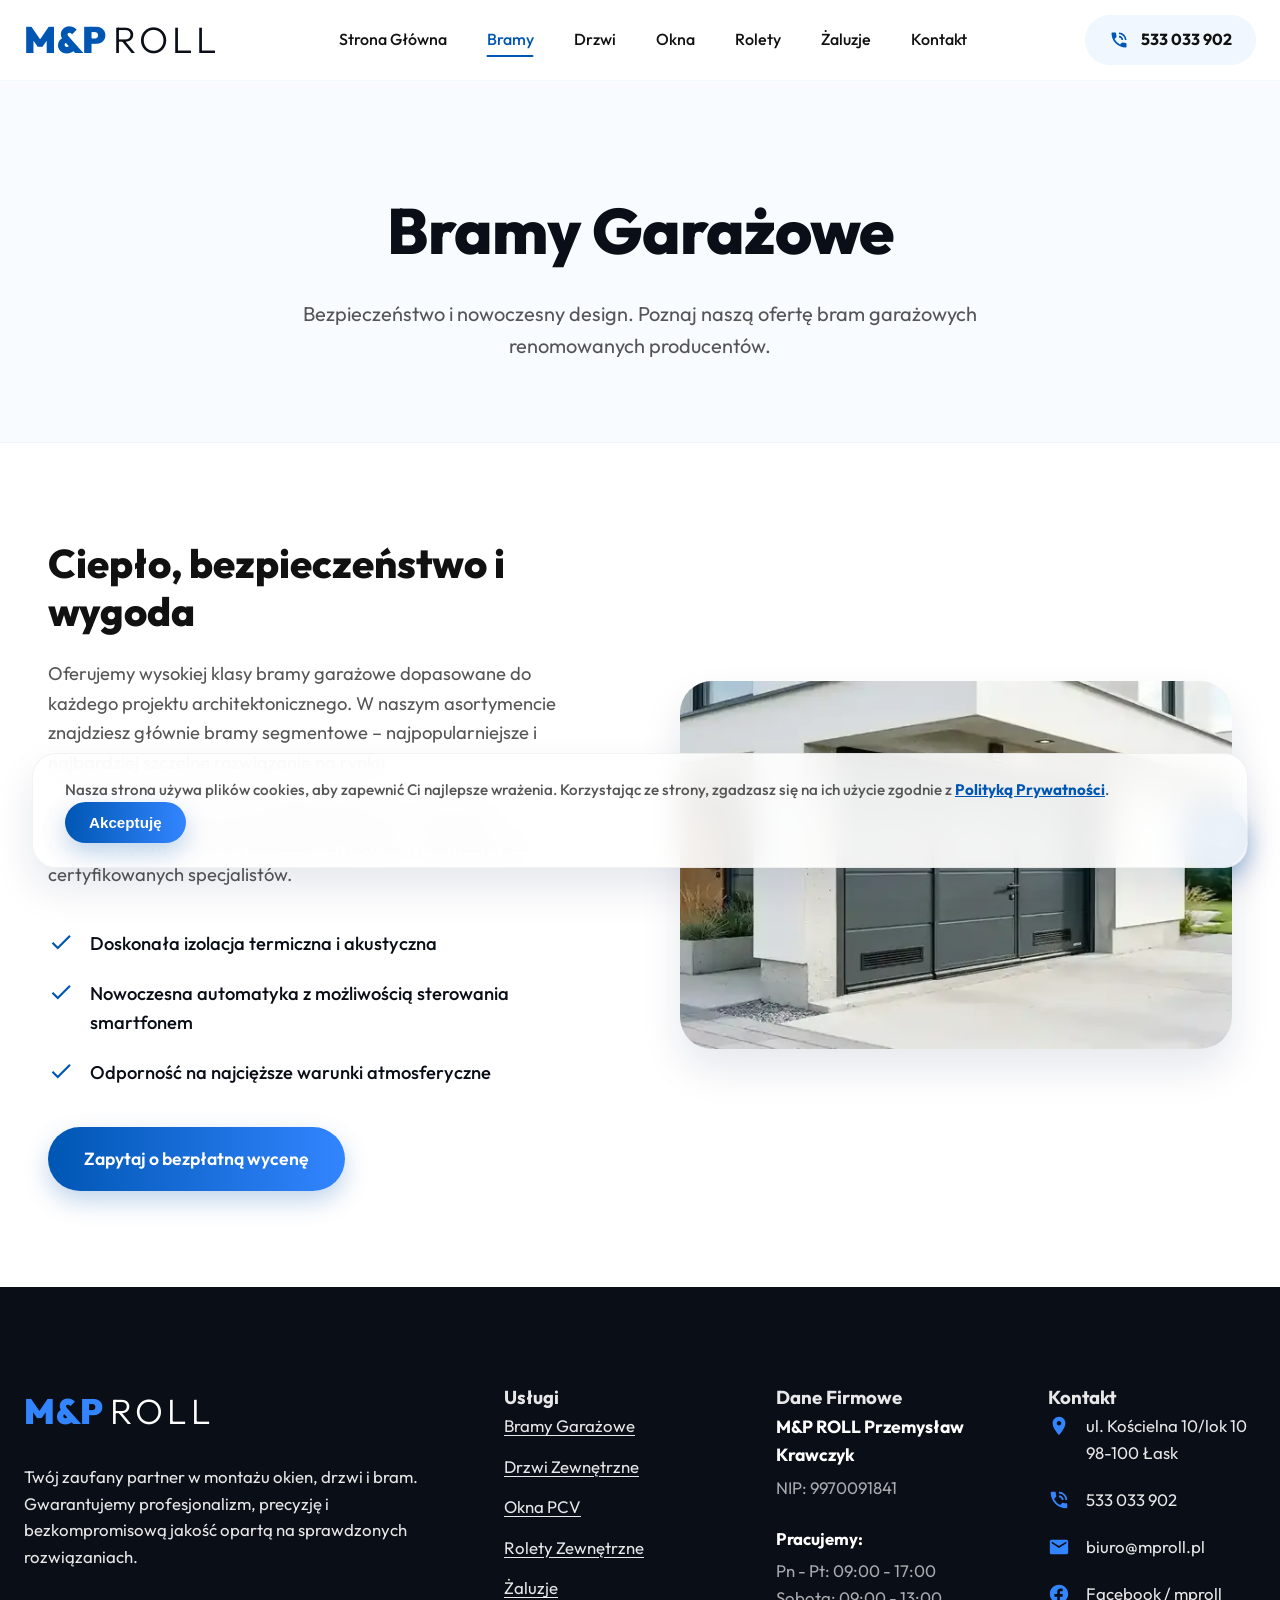
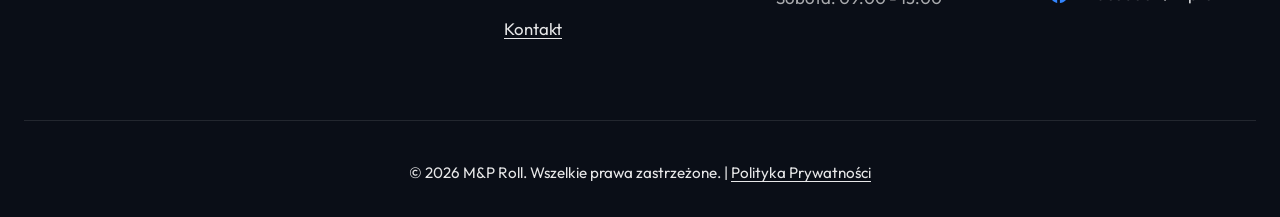
<file: bramy-garazowe-lodz/index.html>
<!DOCTYPE html>
<html lang="pl">
<head>
    <meta charset="UTF-8">
    <link rel="preload" href="/assets/fonts/outfit-latin.woff2" as="font" type="font/woff2" crossorigin>
    <link rel="preload" href="/assets/fonts/outfit-latinext.woff2" as="font" type="font/woff2" crossorigin>
    <meta name="view-transition" content="same-origin">
    <script type="speculationrules">
    {
      "prerender": [
        {
          "source": "list",
          "urls": ["/", "/bramy-garazowe-lodz/", "/drzwi-lodz/", "/okna-lodz/", "/rolety-zewnetrzne-lodz/", "/zaluzje-lodz/"]
        }
      ]
    }
    </script>
    

    <meta name="viewport" content="width=device-width, initial-scale=1.0">




    <!-- CSS wbudowany inline: zero zadania sieciowego, zero CLS -->
    <style>
        /* latin-ext */
        @font-face {
          font-family: 'Outfit';
          font-style: normal;
          font-weight: 100 900;
          font-display: swap;
          src: url('/assets/fonts/outfit-latinext.woff2') format('woff2');
          unicode-range: U+0100-02AF, U+0304, U+0308, U+0329, U+1E00-1E9F, U+1EF2-1EFF, U+2020, U+20A0-20AB, U+20AD-20CF, U+2113, U+2C60-2C7F, U+A720-A7FF;
        }
        /* latin */
        @font-face {
          font-family: 'Outfit';
          font-style: normal;
          font-weight: 100 900;
          font-display: swap;
          src: url('/assets/fonts/outfit-latin.woff2') format('woff2');
          unicode-range: U+0000-00FF, U+0131, U+0152-0153, U+02BB-02BC, U+02C6, U+02DA, U+02DC, U+0304, U+0308, U+0329, U+2000-206F, U+20AC, U+2122, U+2191, U+2193, U+2212, U+2215, U+FEFF, U+FFFD;
        }
        @font-face {font-family: 'Outfit Fallback';font-style: normal;font-weight: 100 900;src: local('Arial');ascent-override: 98%;descent-override: 24%;line-gap-override: 0%;size-adjust: 102.5%;}
        @font-face {font-family: 'Outfit Fallback';font-style: normal;font-weight: 700 900;src: local('Arial Bold');ascent-override: 98%;descent-override: 24%;line-gap-override: 0%;size-adjust: 102.5%;}:root {--primary: #0056b3;--primary-light: #3385ff;--primary-dark: #003d82;--accent: #f0f7ff;--text-main: #111111;--text-muted: #555555;--text-light: #ffffff;--bg-main: #ffffff;--bg-alt: #f8fbff;--bg-dark: #0a0e17;--bg-header: rgba(255,255,255,0.9);--radius-sm: 8px;--radius-md: 16px;--radius-lg: 24px;--radius-xl: 32px;--shadow-sm: 0 4px 10px rgba(0,0,0,0.03);--shadow-md: 0 10px 30px rgba(0,30,80,0.06);--shadow-lg: 0 20px 40px rgba(0,30,80,0.1);--transition: 0.4s cubic-bezier(0.16,1,0.3,1);--container-max: 1300px;--section-pad: 6rem 1.5rem;}* {margin: 0;padding: 0;box-sizing: border-box;}html {scroll-behavior: smooth;font-size: 16px;}section[id] {scroll-margin-top: 80px;}body {font-family:'Outfit','Outfit Fallback',sans-serif;color: var(--text-main);background-color: var(--bg-main);line-height: 1.6;overflow-x: hidden;}.fade-in {opacity: 0;transform: translateY(30px);transition: opacity 0.8s cubic-bezier(0.16,1,0.3,1),transform 0.8s cubic-bezier(0.16,1,0.3,1);}.fade-in.appear {opacity: 1;transform: translateY(0);}.container {max-width: var(--container-max);margin: 0 auto;padding: 0 1.5rem;}.text-center {text-align: center;}.mt-4 {margin-top: 2.5rem;}.mb-2 {margin-bottom: 1rem;}.mb-4 {margin-bottom: 2rem;}.btn {display: inline-flex;align-items: center;justify-content: center;padding: 1.125rem 2.25rem;font-size: 1.1rem;font-weight: 600;border-radius: 50px;text-decoration: none;transition: var(--transition);cursor: pointer;border: 2px solid transparent;}.btn-primary {background: linear-gradient(to right,var(--primary) 0%,var(--primary-light) 100%);color: var(--text-light);box-shadow: 0 10px 25px rgba(0,86,179,0.25);border: none;}.btn-primary:hover {transform: translateY(-3px);box-shadow: 0 15px 35px rgba(0,86,179,0.4);}.btn-outline {background-color: transparent;border-color: var(--bg-dark);color: var(--bg-dark);}.btn-outline:hover {background-color: var(--bg-dark);color: var(--text-light);transform: translateY(-3px);}.site-header {position: fixed;top: 0;left: 0;width: 100%;z-index: 1000;background: var(--bg-header);backdrop-filter: blur(15px);-webkit-backdrop-filter: blur(15px);border-bottom: 1px solid rgba(0,0,0,0.03);transition: all 0.4s cubic-bezier(0.16,1,0.3,1);will-change: height, background, box-shadow;}.site-header.scrolled {height: 70px;background: rgba(255,255,255,0.98);box-shadow: 0 10px 30px rgba(0,0,0,0.08);}.header-container {display: flex;justify-content: space-between;align-items: center;height: 80px;transition: height 0.4s cubic-bezier(0.16,1,0.3,1);}.site-header.scrolled .header-container {height: 70px;}.logo {font-size: 2.3rem;font-weight: 900;color: var(--primary);text-decoration: none;letter-spacing: 1px;display: flex;align-items: center;gap: 0.4rem;text-transform: uppercase;}.logo span {color: var(--bg-dark);font-weight: 300;letter-spacing: 4px;}.nav-links {display: flex;gap: 2.5rem;list-style: none;}.nav-links a {color: var(--text-main);text-decoration: none;font-weight: 500;font-size: 1rem;transition: var(--transition);position: relative;padding: 0.5rem 0;}.nav-links a::after {content: '';position: absolute;bottom: 0;left: 50%;transform: translateX(-50%);width: 0;height: 2px;background-color: var(--primary);transition: var(--transition);border-radius: 2px;}.nav-links a:hover::after,.nav-links a.active::after {width: 100%;}.nav-links a:hover,.nav-links a.active {color: var(--primary);}.nav-cta {display: flex;align-items: center;}.header-phone {font-weight: 700;color: var(--text-main);text-decoration: none;display: flex;align-items: center;gap: 0.75rem;background: var(--accent);padding: 0.75rem 1.5rem;border-radius: 50px;transition: var(--transition);}.header-phone:hover {background: var(--primary);color: #fff;box-shadow: 0 4px 15px rgba(0,86,179,0.2);}.header-phone:hover svg {fill: #fff;}.header-phone svg {width: 1.25rem;height: 1.25rem;fill: var(--primary);transition: var(--transition);}.mobile-menu-btn {display: none;background: none;border: none;cursor: pointer;padding: 0.5rem;}.mobile-menu-btn span {display: block;width: 25px;height: 2px;background-color: var(--text-main);margin: 5px 0;transition: var(--transition);}.hero {padding-top: 130px;min-height: 95vh;display: flex;align-items: center;position: relative;background: var(--bg-dark);color: var(--text-light);overflow: hidden;contain: layout;}.hero::after {content: '';position: absolute;bottom: 0;left: 0;width: 100%;height: 150px;background: linear-gradient(to top,var(--bg-main),transparent);z-index: 2; pointer-events: none;}.hero-bg {position: absolute;top: 0;left: 0;width: 100%;height: 100%;object-fit: cover;opacity: 0.35;z-index: 1;transform: scale(1.05);will-change: transform;animation: slowZoom 20s ease-in-out infinite alternate;aspect-ratio: 16/9;}@keyframes slowZoom {0% {transform: scale(1.05);}100% {transform: scale(1.1);}}.hero-content {position: relative;z-index: 3;max-width: 850px;}.hero-badge {display: inline-flex;align-items: center;gap: 0.5rem;padding: 0.6rem 1.2rem;background: rgba(255,255,255,0.05);backdrop-filter: blur(10px);border: 1px solid rgba(255,255,255,0.1);border-radius: 50px;font-size: 0.9rem;font-weight: 600;letter-spacing: 1px;text-transform: uppercase;margin-bottom: 2rem;box-shadow: 0 4px 15px rgba(0,0,0,0.2);}.hero h1 {font-size: clamp(3rem,6vw,4.8rem);font-weight: 800;line-height: 1.05;margin-bottom: 1.5rem;text-shadow: 0 10px 30px rgba(0,0,0,0.3);}.hero h1 span {background: linear-gradient(to right,#ffffff,var(--primary-light));-webkit-background-clip: text;background-clip: text;-webkit-text-fill-color: transparent;}.hero p {font-size: 1.25rem;color: rgba(255,255,255,0.85);margin-bottom: 3rem;max-width: 650px;font-weight: 300;}.hero-actions {display: flex;gap: 1rem;}.stats-banner {position: relative;z-index: 4;padding: 4rem 1.5rem;}.stats-flex {display: flex;justify-content: center;gap: 2rem;flex-wrap: wrap;}.stat-item {background: rgba(255,255,255,0.8);backdrop-filter: blur(15px);-webkit-backdrop-filter: blur(15px);border: 1px solid rgba(255,255,255,0.4);padding: 2rem 3rem;border-radius: var(--radius-lg);text-align: center;flex: 1;min-width: 250px;box-shadow: var(--shadow-lg);transition: var(--transition);}.stat-item:hover {transform: translateY(-5px);background: #fff;}.stat-num {display: block;font-size: 3rem;font-weight: 800;color: var(--primary);line-height: 1;margin-bottom: 0.5rem;}.stat-text {font-size: 1.1rem;font-weight: 600;color: var(--text-muted);}.services {padding: 4rem 1.5rem var(--section-pad);background-color: var(--bg-main);}.section-header {text-align: center;max-width: 700px;margin: 0 auto 4rem;}.section-subtitle {display: inline-block;padding: 0.4rem 1rem;background: var(--accent);color: var(--primary);border-radius: 50px;font-weight: 700;text-transform: uppercase;letter-spacing: 1.5px;font-size: 0.75rem;margin-bottom: 1rem;}.section-title {font-size: clamp(2rem,4vw,3rem);font-weight: 800;color: var(--text-main);line-height: 1.2;}.services-bento {display: grid;grid-template-columns: repeat(3,1fr);grid-auto-rows: minmax(350px,auto);gap: 2rem;}.bento-card {background: var(--bg-main);border-radius: var(--radius-xl);overflow: hidden;box-shadow: var(--shadow-sm);transition: var(--transition);border: 1px solid rgba(0,0,0,0.03);text-decoration: none;color: inherit;display: flex;flex-direction: column;}.bento-card:hover {transform: translateY(-8px);box-shadow: var(--shadow-md);border-color: rgba(0,86,179,0.15);}.service-img-wrap {height: 55%;overflow: hidden;position: relative;}.bento-large .service-img-wrap {height: 100%;width: 60%;}.service-img-wrap::after {content: '';position: absolute;bottom: 0;left: 0;width:100%;height: 50%;background: linear-gradient(to top,rgba(0,0,0,0.5),transparent);opacity: 0;transition: var(--transition);}.bento-card:hover .service-img-wrap::after {opacity: 1;}.service-img-wrap img {width: 100%;height: 100%;object-fit: cover;transition: transform 0.6s cubic-bezier(0.16,1,0.3,1);}.bento-card:hover .service-img-wrap img {transform: scale(1.08);}.service-content {padding: 2rem;flex-grow: 1;display: flex;flex-direction: column;}.bento-large {grid-column: span 2;flex-direction: row;}.bento-large .service-content {width: 40%;justify-content: center;}.bento-large h3 {font-size: 1.8rem !important;}.service-content h3 {font-size: 1.4rem;font-weight: 800;margin-bottom: 0.75rem;letter-spacing: -0.3px;}.service-content p {color: var(--text-muted);font-size: 1.05rem;margin-bottom: 1.5rem;flex-grow: 1;}.service-link {font-size: 1rem;font-weight: 700;color: var(--primary);display: flex;align-items: center;gap: 0.5rem;margin-top: auto;}.service-link svg {width: 1.2rem;height: 1.2rem;fill: currentColor;transition: transform 0.3s ease;}.bento-card:hover .service-link svg {transform: translateX(5px);}.reviews {padding: var(--section-pad);background-color: var(--bg-alt);background-image: radial-gradient(circle at 10% 20%,rgba(0,86,179,0.03) 0%,transparent 50%);}.reviews-grid {display: grid;grid-template-columns: repeat(auto-fit,minmax(320px,1fr));gap: 2rem;}.review-card {background: var(--bg-main);padding: 2.5rem;border-radius: var(--radius-lg);box-shadow: var(--shadow-sm);border: 1px solid rgba(0,0,0,0.03);transition: var(--transition);}.review-card:hover {box-shadow: var(--shadow-md);transform: translateY(-5px);}.review-header {display: flex;align-items: center;gap: 1rem;margin-bottom: 1.5rem;}.reviewer-avatar {width: 50px;height: 50px;background: #4285F4;color: white;font-weight: 800;font-size: 1.5rem;display: flex;align-items: center;justify-content: center;border-radius: 50%;}.reviewer-info h4 {font-size: 1.1rem;font-weight: 700;}.stars {color: #FBBC05;font-size: 1.2rem;letter-spacing: 2px;}.review-card p {font-size: 1.05rem;color: var(--text-muted);font-style: italic;line-height: 1.7;}.features {padding: var(--section-pad);background-color: var(--bg-main);}.features-grid {display: grid;grid-template-columns: repeat(3,1fr);gap: 2.5rem;margin-top: 3rem;}.feature-item {text-align: left;background: var(--bg-main);padding: 3rem;border-radius: var(--radius-xl);border: 1px solid rgba(0,0,0,0.05);box-shadow: var(--shadow-sm);transition: var(--transition);}.feature-item:hover {border-color: var(--primary-light);box-shadow: var(--shadow-md);}.feature-icon {width: 70px;height: 70px;background: var(--accent);color: var(--primary);border-radius: 20px;display: flex;align-items: center;justify-content: center;margin-bottom: 1.5rem;transform: rotate(-5deg);transition: var(--transition);}.feature-item:hover .feature-icon {transform: rotate(0deg) scale(1.1);}.feature-icon svg {width: 34px;height: 34px;fill: currentColor;}.feature-item h3 {font-size: 1.5rem;margin-bottom: 1rem;font-weight: 800;}.feature-item p {color: var(--text-muted);font-size: 1.05rem;}.partners {padding: 5rem 1.5rem;background: var(--bg-main);border-top: 1px solid rgba(0,0,0,0.03);border-bottom: 1px solid rgba(0,0,0,0.03);}.partners h3 {text-align: center;color: rgba(0,0,0,0.7);font-size: 1rem;font-weight: 700;letter-spacing: 2px;margin-bottom: 2.5rem;}.partners-grid {display: flex;justify-content: center;align-items: center;flex-wrap: wrap;gap: 4.5rem;opacity: 0.7;transition: var(--transition);}.partners-grid:hover {opacity: 1;}.partners-grid span {font-size: 1.8rem;font-weight: 900;color: var(--bg-dark);}.cta {padding: 8rem 1.5rem;background: linear-gradient(135deg,var(--bg-dark) 0%,#1a2235 100%);color: var(--text-light);text-align: center;position: relative;overflow: hidden;}.cta::before {content: '';position: absolute;top: -50%;left: -50%;width: 200%;height: 200%;background: radial-gradient(circle,rgba(51,133,255,0.1) 0%,transparent 60%);}.cta-inner {position: relative;z-index: 2;max-width: 800px;margin: 0 auto;}.cta h2 {font-size: clamp(2.5rem,5vw,3.5rem);font-weight: 800;margin-bottom: 1.5rem;}.cta p {font-size: 1.25rem;color: rgba(255,255,255,0.7);margin-bottom: 3rem;}.subpage-header {padding: 180px 1.5rem 80px;background: var(--bg-alt);text-align: center;border-bottom: 1px solid rgba(0,0,0,0.03);}.subpage-header h1 {font-size: clamp(2.5rem,5vw,4rem);font-weight: 800;margin-bottom: 1rem;color: var(--bg-dark);letter-spacing: -1px;}.subpage-header p {font-size: 1.25rem;color: var(--text-muted);max-width: 800px;margin: 0 auto;}.service-details {padding: var(--section-pad);}.details-content {display: grid;grid-template-columns: 1fr 1fr;gap: 5rem;align-items: center;}.details-text h2 {font-size: 2.5rem;font-weight: 800;margin-bottom: 1.5rem;line-height: 1.2;}.details-text p {font-size: 1.15rem;color: var(--text-muted);margin-bottom: 1.5rem;}.details-list {list-style: none;margin-top: 2.5rem;}.details-list li {display: flex;align-items: flex-start;gap: 1rem;margin-bottom: 1.25rem;font-size: 1.15rem;font-weight: 500;color: var(--bg-dark);}.details-list li svg {width: 26px;height: 26px;fill: var(--primary);flex-shrink: 0;}.details-image {border-radius: var(--radius-xl);overflow: hidden;box-shadow: var(--shadow-lg);position: relative;}.details-image img {width: 100%;height: auto;display: block;transition: transform 0.8s ease;}.details-image:hover img {transform: scale(1.05);}.contact-section {padding: var(--section-pad);background-color: var(--bg-alt);position: relative;}.contact-wrapper {display: grid;grid-template-columns: 1fr 1fr;gap: 4rem;align-items: stretch;background: var(--bg-main);border-radius: var(--radius-xl);padding: 3rem;box-shadow: var(--shadow-lg);border: 1px solid rgba(0,0,0,0.03);}.contact-form-box {display: flex;flex-direction: column;justify-content: center;}.contact-form-box h3 {font-size: 2.2rem;font-weight: 800;margin-bottom: 1rem;color: var(--bg-dark);}.contact-form-box p {color: var(--text-muted);margin-bottom: 2.5rem;font-size: 1.1rem;}.form-group {margin-bottom: 1.5rem;position: relative;}.form-control {width: 100%;padding: 1.2rem 1.5rem;background: var(--bg-alt);border: 1px solid rgba(0,0,0,0.05);border-radius: var(--radius-md);font-family: inherit;font-size: 1rem;color: var(--text-main);transition: var(--transition);}.form-control::placeholder {color: #a0a0a0;}.form-control:focus {outline: none;border-color: var(--primary-light);box-shadow: 0 0 0 4px rgba(51,133,255,0.1);background: var(--bg-main);}textarea.form-control {min-height: 150px;resize: vertical;}.map-box {border-radius: var(--radius-lg);overflow: hidden;position: relative;min-height: 450px;box-shadow: inset 0 0 20px rgba(0,0,0,0.05);}.map-box iframe {position: absolute;top: 0;left: 0;width: 100%;height: 100%;border: 0;filter: grayscale(40%) contrast(1.1);transition: filter var(--transition);}.map-box:hover iframe {filter: grayscale(0%) contrast(1);}.site-footer {background: var(--bg-dark);color: rgba(255,255,255,0.9);padding: 6rem 1.5rem 2rem;}.footer-grid {display: grid;grid-template-columns: 2fr 1fr 1fr 1fr;gap: 4rem;max-width: var(--container-max);margin: 0 auto 4rem;}.footer-col h4 {color: var(--text-light);font-size: 1.2rem;font-weight: 700;margin-bottom: 1.5rem;letter-spacing: 0.5px;}.footer-logo {font-size: 2.2rem;font-weight: 900;color: var(--primary-light);text-decoration: none;display: flex;align-items: center;gap: 0.4rem;margin-bottom: 1.5rem;text-transform: uppercase;letter-spacing: 1px;}.footer-logo span {color: var(--text-light);font-weight: 300;letter-spacing: 4px;}.footer-col p {font-size: 1.05rem;}.footer-links {list-style: none;}.footer-links li {margin-bottom: 0.85rem;}.footer-links a {color: rgba(255,255,255,0.9);text-decoration: underline;text-underline-offset: 3px;transition: var(--transition);font-size: 1.05rem;}.footer-links a:hover {color: var(--primary-light);padding-left: 8px;}.footer-contact li {display: flex;align-items: flex-start;gap: 1rem;margin-bottom: 1.25rem;font-size: 1.05rem;}.footer-contact svg {width: 22px;height: 22px;fill: var(--primary-light);flex-shrink: 0;margin-top: 2px;}.footer-bottom {text-align: center;padding-top: 2.5rem;border-top: 1px solid rgba(255,255,255,0.1);font-size: 0.95rem;}.footer-bottom a {color: inherit;text-decoration: underline;text-underline-offset: 3px;}.footer-bottom a:hover {color: var(--primary-light);}.footer-muted {color: rgba(255,255,255,0.65);}.floating-fab {position: fixed;bottom: 2rem;right: 2rem;background: var(--primary);color: white;width: 65px;height: 65px;border-radius: 50%;display: flex;align-items: center;justify-content: center;box-shadow: 0 10px 25px rgba(0,86,179,0.4);z-index: 9999;transition: transform var(--transition),background var(--transition);}.floating-fab svg {width: 32px;height: 32px;fill: white;}.floating-fab:hover {transform: translateY(-5px) scale(1.1);background: var(--bg-dark);}.floating-fab::before{content:'';position:absolute;top:0;left:0;width:100%;height:100%;border-radius:50%;background:rgba(0,86,179,0.8);z-index:-1;animation:pulseComposited 2s infinite;will-change:transform,opacity}.floating-fab:hover::before{animation:none}@keyframes pulseComposited{0%{transform:scale(1);opacity:0.6}70%{transform:scale(1.6);opacity:0}100%{transform:scale(1.6);opacity:0}}@media (max-width: 1200px) {.services-bento {grid-auto-rows: minmax(300px,auto);}}@media (max-width: 1024px) {.services-bento {grid-template-columns: repeat(2,1fr);}.bento-large {grid-column: span 2;}.features-grid {grid-template-columns: repeat(2,1fr);}.details-content {grid-template-columns: 1fr;gap: 3rem;}.details-image {order: -1;}.footer-grid {grid-template-columns: 1fr 1fr;gap: 3rem;}.stats-flex {padding: 0 1.5rem;}.contact-wrapper {grid-template-columns: 1fr;padding: 2rem;}.map-box {min-height: 350px;}.floating-fab {bottom: 1.5rem;right: 1.5rem;width: 55px;height: 55px;}.floating-fab svg {width: 26px;height: 26px;}}@media (max-width: 768px) {.services-bento {grid-template-columns: 1fr;}.bento-large {grid-column: span 1;flex-direction: column;}.bento-large .service-img-wrap {width: 100%;height: 250px;}.bento-large .service-content {width: 100%;}.header-container {height: 70px;}.site-header {background: rgba(255,255,255,0.98);}.nav-links {display: none;flex-direction: column;position: absolute;top: 70px;left: 0;width: 100%;background: rgba(255,255,255,0.98);padding: 2rem;box-shadow: 0 10px 30px rgba(0,0,0,0.1);text-align: center;}.nav-links.active {display: flex;}.mobile-menu-btn {display: block;}.nav-cta {display: none !important;}.mobile-only-phone {display: block !important;}.mobile-menu-btn.active span:nth-child(1) {transform: translateY(7px) rotate(45deg);}.mobile-menu-btn.active span:nth-child(2) {opacity: 0;}.mobile-menu-btn.active span:nth-child(3) {transform: translateY(-7px) rotate(-45deg);}.hero {padding-top: 100px;min-height: auto;padding-bottom: 6rem;contain: layout;}.hero-actions {flex-direction: column;}.hero h1 {font-size: 2.5rem;}.stats-banner {margin-top: -30px;}.stat-item {min-width: 100%;padding: 1.5rem;}.features-grid {grid-template-columns: 1fr;}.footer-grid {grid-template-columns: 1fr;text-align: center;}.footer-contact li {justify-content: center;}}.portfolio {padding: 6rem 0;background-color: var(--color-background);}.portfolio-grid {display: grid;grid-template-columns: repeat(auto-fill,minmax(280px,1fr));gap: 1.5rem;margin-top: 3rem;}.portfolio-item {border-radius: var(--radius-lg);overflow: hidden;position: relative;aspect-ratio: 4 / 3;box-shadow: 0 10px 30px rgba(0,0,0,0.05);}.portfolio-item img {width: 100%;height: 100%;object-fit: cover;transition: transform 0.4s ease;}.portfolio-item:hover img {transform: scale(1.05);}#cookie-banner {position: fixed;bottom: 2rem;left: 2rem;right: 2rem;background: rgba(255, 255, 255, 0.9);backdrop-filter: blur(15px);-webkit-backdrop-filter: blur(15px);border: 1px solid rgba(0,0,0,0.05);padding: 1.5rem 2rem;border-radius: var(--radius-lg);box-shadow: var(--shadow-lg);z-index: 10001;display: flex;justify-content: space-between;align-items: center;gap: 2rem;max-width: var(--container-max);margin: 0 auto;animation: slideUp 0.6s cubic-bezier(0.16, 1, 0.3, 1);}#cookie-banner.hide {opacity: 0;transform: translateY(20px);pointer-events: none;}#cookie-banner p {margin: 0;font-size: 0.95rem;color: var(--text-muted);font-weight: 500;}#cookie-banner a {color: var(--primary);font-weight: 700;text-decoration: underline;}#cookie-banner .btn {padding: 0.75rem 1.5rem;font-size: 0.95rem;flex-shrink: 0;}@keyframes slideUp {from {opacity: 0;transform: translateY(30px);}to {opacity: 1;transform: translateY(0);}}@media (max-width: 768px) {#cookie-banner {flex-direction: column;bottom: 1rem;left: 1rem;right: 1rem;padding: 1.25rem;text-align: center;gap: 1.25rem;}#cookie-banner .btn {width: 100%;}}</style>
    <noscript></noscript>
    <!-- Google Analytics (deferred) -->
    <script>
      window.dataLayer = window.dataLayer || [];
      function gtag(){dataLayer.push(arguments);}
      gtag('js', new Date());
      gtag('config', 'G-7RLNYB3TJB');

      function loadGtag() {
          if (window.gtagLoaded) return;
          window.gtagLoaded = true;
          var s = document.createElement('script');
          s.src = 'https://www.googletagmanager.com/gtag/js?id=G-7RLNYB3TJB';
          s.async = true;
          document.head.appendChild(s);
      }
      ['click', 'mousemove', 'scroll', 'touchstart'].forEach(function(e) {
          window.addEventListener(e, function() {
              loadGtag();
          }, { once: true, passive: true });
      });
    </script>
    <link rel="icon" href="/favicon.png" type="image/png">
    <title>Bramy Garażowe Łódź, Łask | Segmentowe | M&P Roll</title>
    <meta name="description" content="Nowoczesne bramy garażowe segmentowe na wymiar. Automatyka, bezpieczeństwo i izolacja cieplna. Montaż w Łasku i Łodzi.">
    <meta name="keywords" content="bramy garażowe łódź, bramy segmentowe łask, krispol, hormann, montaż bram">
    <meta name="author" content="M&P ROLL Przemysław Krawczyk">
    
</head>
<body>

    <header class="site-header">
        <div class="container header-container">
            <a href="../" class="logo">M&P <span>Roll</span></a>
            <nav>
                <ul class="nav-links">
                    <li><a href="../">Strona Główna</a></li>
                    <li><a href="./" class="active">Bramy</a></li>
                    <li><a href="../drzwi-lodz/">Drzwi</a></li>
                    <li><a href="../okna-lodz/">Okna</a></li>
                    <li><a href="../rolety-zewnetrzne-lodz/">Rolety</a></li>
                    <li><a href="../zaluzje-lodz/">Żaluzje</a></li>
                    <li><a href="../#kontakt">Kontakt</a></li>
                    <li class="mobile-only-phone" style="display:none; margin-top: 1rem;"><a href="tel:533033902" style="color:var(--primary); font-weight:bold; font-size:1.2rem; display: flex; align-items: center; justify-content: center; gap: 0.5rem;"><svg viewBox="0 0 24 24" style="width: 24px; height: 24px; fill: currentColor;"><path d="M20 15.5c-1.25 0-2.45-.2-3.57-.57a1.02 1.02 0 0 0-1.02.24l-2.2 2.2a15.045 15.045 0 0 1-6.59-6.59l2.2-2.21a.96.96 0 0 0 .25-1A11.36 11.36 0 0 1 8.5 4c0-.55-.45-1-1-1H4c-.55 0-1 .45-1 1 0 9.39 7.61 17 17 17 .55 0 1-.45 1-1v-3.5c0-.55-.45-1-1-1zM19 12h2a9 9 0 0 0-9-9v2c3.87 0 7 3.13 7 7zm-4 0h2c0-2.76-2.24-5-5-5v2c1.66 0 3 1.34 3 3z"/></svg> 533 033 902</a></li>
                </ul>
            </nav>
            <div class="nav-cta">
                <a href="tel:533033902" class="header-phone">
                    <svg viewBox="0 0 24 24"><path d="M20 15.5c-1.25 0-2.45-.2-3.57-.57a1.02 1.02 0 0 0-1.02.24l-2.2 2.2a15.045 15.045 0 0 1-6.59-6.59l2.2-2.21a.96.96 0 0 0 .25-1A11.36 11.36 0 0 1 8.5 4c0-.55-.45-1-1-1H4c-.55 0-1 .45-1 1 0 9.39 7.61 17 17 17 .55 0 1-.45 1-1v-3.5c0-.55-.45-1-1-1zM19 12h2a9 9 0 0 0-9-9v2c3.87 0 7 3.13 7 7zm-4 0h2c0-2.76-2.24-5-5-5v2c1.66 0 3 1.34 3 3z"/></svg>
                    533 033 902
                </a>
            </div>
            <button class="mobile-menu-btn" aria-label="Menu"><span></span><span></span><span></span></button>
        </div>
    </header>

    <div class="subpage-header">
        <div class="container">
            <h1>Bramy Garażowe</h1>
            <p>Bezpieczeństwo i nowoczesny design. Poznaj naszą ofertę bram garażowych renomowanych producentów.</p>
        </div>
    </div>

    <section class="service-details">
        <div class="container details-content">
            <div class="details-text">
                <h2>Ciepło, bezpieczeństwo i wygoda</h2>
                <p>Oferujemy wysokiej klasy bramy garażowe dopasowane do każdego projektu architektonicznego. W naszym asortymencie znajdziesz głównie bramy segmentowe – najpopularniejsze i najbardziej szczelne rozwiązanie na rynku.</p>
                <p>Działamy na terenie miast <strong>Łódź</strong>, <strong>Łask</strong> oraz w okolicach. Gwarantujemy fachowe doradztwo, pomiar i montaż przez certyfikowanych specjalistów.</p>
                <ul class="details-list">
                    <li>
                        <svg viewBox="0 0 24 24"><path d="M9 16.17L4.83 12l-1.42 1.41L9 19 21 7l-1.41-1.41z"/></svg>
                        Doskonała izolacja termiczna i akustyczna
                    </li>
                    <li>
                        <svg viewBox="0 0 24 24"><path d="M9 16.17L4.83 12l-1.42 1.41L9 19 21 7l-1.41-1.41z"/></svg>
                        Nowoczesna automatyka z możliwością sterowania smartfonem
                    </li>
                    <li>
                        <svg viewBox="0 0 24 24"><path d="M9 16.17L4.83 12l-1.42 1.41L9 19 21 7l-1.41-1.41z"/></svg>
                        Odporność na najcięższe warunki atmosferyczne
                    </li>
                </ul>
                <div class="mt-4">
                    <a href="../#kontakt" class="btn btn-primary">Zapytaj o bezpłatną wycenę</a>
                </div>
            </div>
            <div class="details-image">
                <img src="../assets/images/img_bramy.webp" alt="Brama garażowa realizacja" loading="lazy" width="720" height="480" decoding="async">
            </div>
        </div>
    </section>

    <footer class="site-footer">
        <div class="footer-grid">
            <div class="footer-col">
                <a href="../" class="footer-logo">M&P <span>Roll</span></a>
                <p>Twój zaufany partner w montażu okien, drzwi i bram. Gwarantujemy profesjonalizm, precyzję i bezkompromisową jakość opartą na sprawdzonych rozwiązaniach.</p>
            </div>
            <div class="footer-col">
                <h3>Usługi</h3>
                <ul class="footer-links">
                    <li><a href="./">Bramy Garażowe</a></li>
                    <li><a href="../drzwi-lodz/">Drzwi Zewnętrzne</a></li>
                    <li><a href="../okna-lodz/">Okna PCV</a></li>
                    <li><a href="../rolety-zewnetrzne-lodz/">Rolety Zewnętrzne</a></li>
                    <li><a href="../zaluzje-lodz/">Żaluzje</a></li>
                    <li><a href="../#kontakt">Kontakt</a></li>
                </ul>
            </div>
            <div class="footer-col">
                <h3>Dane Firmowe</h3>
                <ul class="footer-contact">
                    <li>
                        <div>
                            <strong style="color:white; display:block; margin-bottom: 5px; font-size: 1.1rem;">M&P ROLL Przemysław Krawczyk</strong>
                            <span class="footer-muted">NIP: 9970091841</span>
                        </div>
                    </li>
                    <li style="margin-top: 25px;">
                        <div>
                            <strong style="color:white; display:block; margin-bottom: 5px;">Pracujemy:</strong>
                            <span class="footer-muted">Pn - Pt: 09:00 - 17:00<br>Sobota: 09:00 - 13:00</span>
                        </div>
                    </li>
                </ul>
            </div>
            <div class="footer-col">
                <h3>Kontakt</h3>
                <ul class="footer-contact">
                    <li>
                        <svg viewBox="0 0 24 24"><path d="M12 2C8.13 2 5 5.13 5 9c0 5.25 7 13 7 13s7-7.75 7-13c0-3.87-3.13-7-7-7zm0 9.5c-1.38 0-2.5-1.12-2.5-2.5s1.12-2.5 2.5-2.5 2.5 1.12 2.5 2.5-1.12 2.5-2.5 2.5z"/></svg>
                        <a href="https://www.google.com/maps/search/?api=1&query=M%26P+Roll+Ko%C5%9Bcielna+10+%C5%81ask" target="_blank" rel="noopener" style="color:inherit;text-decoration:none;transition:var(--transition);" onmouseover="this.style.color='var(--primary-light)'" onmouseout="this.style.color='inherit'">ul. Kościelna 10/lok 10<br>98-100 Łask</a>
                    </li>
                    <li>
                        <svg viewBox="0 0 24 24"><path d="M20 15.5c-1.25 0-2.45-.2-3.57-.57a1.02 1.02 0 0 0-1.02.24l-2.2 2.2a15.045 15.045 0 0 1-6.59-6.59l2.2-2.21a.96.96 0 0 0 .25-1A11.36 11.36 0 0 1 8.5 4c0-.55-.45-1-1-1H4c-.55 0-1 .45-1 1 0 9.39 7.61 17 17 17 .55 0 1-.45 1-1v-3.5c0-.55-.45-1-1-1zM19 12h2a9 9 0 0 0-9-9v2c3.87 0 7 3.13 7 7zm-4 0h2c0-2.76-2.24-5-5-5v2c1.66 0 3 1.34 3 3z"/></svg>
                        <a href="tel:533033902" style="color:inherit;text-decoration:none;">533 033 902</a>
                    </li>
                    <li>
                        <svg viewBox="0 0 24 24"><path d="M20 4H4c-1.1 0-1.99.9-1.99 2L2 18c0 1.1.9 2 2 2h16c1.1 0 2-.9 2-2V6c0-1.1-.9-2-2-2zm0 4l-8 5-8-5V6l8 5 8-5v2z"/></svg>
                        <a href="mailto:biuro@mproll.pl" style="color:inherit;text-decoration:none;">biuro@mproll.pl</a>
                    </li>
                    <li>
                        <svg viewBox="0 0 24 24" fill="currentColor"><path d="M22 12c0-5.52-4.48-10-10-10S2 6.48 2 12c0 4.84 3.44 8.87 8 9.8V15h-3v-3h3V9.5C10 7.57 11.57 6 13.5 6H16v3h-2c-.55 0-1 .45-1 1v2h3v3h-3v6.95c5.05-.5 9-4.76 9-9.95z"/></svg>
                        <a href="https://www.facebook.com/mproll/?locale=pl_PL" target="_blank" rel="noopener" style="color:inherit;text-decoration:none;">Facebook / mproll</a>
                    </li>
                </ul>
            </div>
        </div>
        <div class="footer-bottom">
            <p>&copy; 2026 M&P Roll. Wszelkie prawa zastrzeżone. | <a href="/polityka-prywatnosci.html">Polityka Prywatności</a></p>
        </div>
    </footer>

    <script defer src="../js/main.js"></script>
    <a href="tel:533033902" class="floating-fab" aria-label="Zadzwoń do nas"><svg viewBox="0 0 24 24"><path d="M20 15.5c-1.25 0-2.45-.2-3.57-.57a1.02 1.02 0 0 0-1.02.24l-2.2 2.2a15.045 15.045 0 0 1-6.59-6.59l2.2-2.21a.96.96 0 0 0 .25-1A11.36 11.36 0 0 1 8.5 4c0-.55-.45-1-1-1H4c-.55 0-1 .45-1 1 0 9.39 7.61 17 17 17 .55 0 1-.45 1-1v-3.5c0-.55-.45-1-1-1zM19 12h2a9 9 0 0 0-9-9v2c3.87 0 7 3.13 7 7zm-4 0h2c0-2.76-2.24-5-5-5v2c1.66 0 3 1.34 3 3z"/></svg></a>
</body>
</html>
</file>
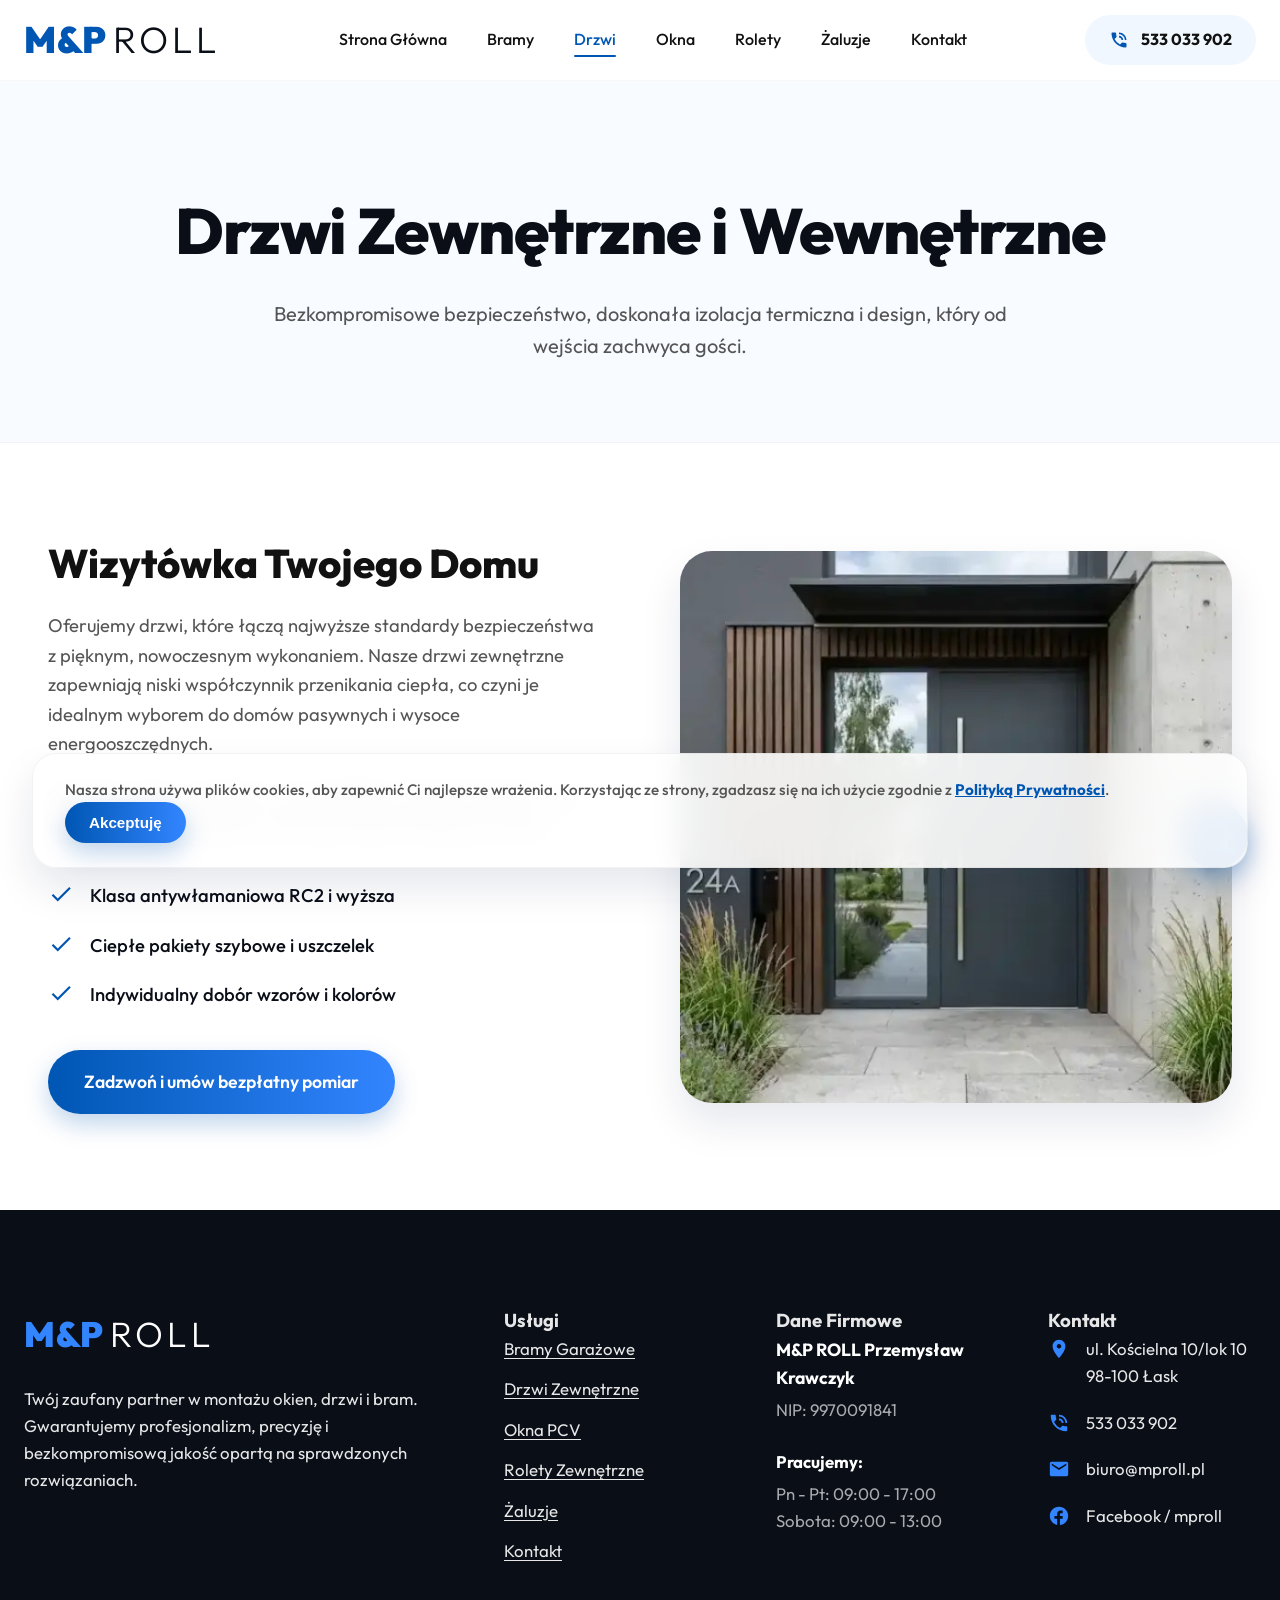
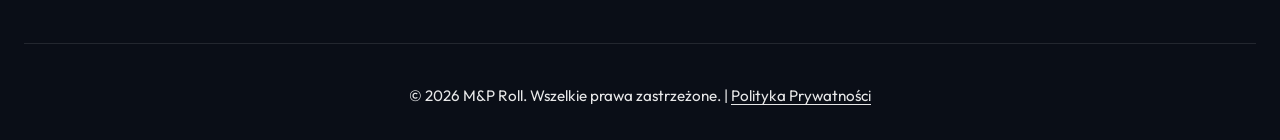
<file: drzwi-lodz/index.html>
<!DOCTYPE html>
<html lang="pl">
<head>
    <meta charset="UTF-8">
    <link rel="preload" href="/assets/fonts/outfit-latin.woff2" as="font" type="font/woff2" crossorigin>
    <link rel="preload" href="/assets/fonts/outfit-latinext.woff2" as="font" type="font/woff2" crossorigin>
    <meta name="view-transition" content="same-origin">
    <script type="speculationrules">
    {
      "prerender": [
        {
          "source": "list",
          "urls": ["/", "/bramy-garazowe-lodz/", "/drzwi-lodz/", "/okna-lodz/", "/rolety-zewnetrzne-lodz/", "/zaluzje-lodz/"]
        }
      ]
    }
    </script>
    

    <meta name="viewport" content="width=device-width, initial-scale=1.0">
    <meta http-equiv="X-UA-Compatible" content="IE=edge">
    <noscript></noscript>
    <!-- Google Analytics (deferred) -->
    <script>
      window.dataLayer = window.dataLayer || [];
      function gtag(){dataLayer.push(arguments);}
      gtag('js', new Date());
      gtag('config', 'G-7RLNYB3TJB');

      function loadGtag() {
          if (window.gtagLoaded) return;
          window.gtagLoaded = true;
          var s = document.createElement('script');
          s.src = 'https://www.googletagmanager.com/gtag/js?id=G-7RLNYB3TJB';
          s.async = true;
          document.head.appendChild(s);
      }
      ['click', 'mousemove', 'scroll', 'touchstart'].forEach(function(e) {
          window.addEventListener(e, function() {
              loadGtag();
          }, { once: true, passive: true });
      });
    </script>
    <style>
        /* latin-ext */
        @font-face {
          font-family: 'Outfit';
          font-style: normal;
          font-weight: 100 900;
          font-display: swap;
          src: url('/assets/fonts/outfit-latinext.woff2') format('woff2');
          unicode-range: U+0100-02AF, U+0304, U+0308, U+0329, U+1E00-1E9F, U+1EF2-1EFF, U+2020, U+20A0-20AB, U+20AD-20CF, U+2113, U+2C60-2C7F, U+A720-A7FF;
        }
        /* latin */
        @font-face {
          font-family: 'Outfit';
          font-style: normal;
          font-weight: 100 900;
          font-display: swap;
          src: url('/assets/fonts/outfit-latin.woff2') format('woff2');
          unicode-range: U+0000-00FF, U+0131, U+0152-0153, U+02BB-02BC, U+02C6, U+02DA, U+02DC, U+0304, U+0308, U+0329, U+2000-206F, U+20AC, U+2122, U+2191, U+2193, U+2212, U+2215, U+FEFF, U+FFFD;
        }
        @font-face {font-family: 'Outfit Fallback';font-style: normal;font-weight: 100 900;src: local('Arial');ascent-override: 98%;descent-override: 24%;line-gap-override: 0%;size-adjust: 102.5%;}
        @font-face {font-family: 'Outfit Fallback';font-style: normal;font-weight: 700 900;src: local('Arial Bold');ascent-override: 98%;descent-override: 24%;line-gap-override: 0%;size-adjust: 102.5%;}:root {--primary: #0056b3;--primary-light: #3385ff;--primary-dark: #003d82;--accent: #f0f7ff;--text-main: #111111;--text-muted: #555555;--text-light: #ffffff;--bg-main: #ffffff;--bg-alt: #f8fbff;--bg-dark: #0a0e17;--bg-header: rgba(255,255,255,0.9);--radius-sm: 8px;--radius-md: 16px;--radius-lg: 24px;--radius-xl: 32px;--shadow-sm: 0 4px 10px rgba(0,0,0,0.03);--shadow-md: 0 10px 30px rgba(0,30,80,0.06);--shadow-lg: 0 20px 40px rgba(0,30,80,0.1);--transition: 0.4s cubic-bezier(0.16,1,0.3,1);--container-max: 1300px;--section-pad: 6rem 1.5rem;}* {margin: 0;padding: 0;box-sizing: border-box;}html {scroll-behavior: smooth;font-size: 16px;}section[id] {scroll-margin-top: 80px;}body {font-family:'Outfit','Outfit Fallback',sans-serif;color: var(--text-main);background-color: var(--bg-main);line-height: 1.6;overflow-x: hidden;}.fade-in {opacity: 0;transform: translateY(30px);transition: opacity 0.8s cubic-bezier(0.16,1,0.3,1),transform 0.8s cubic-bezier(0.16,1,0.3,1);}.fade-in.appear {opacity: 1;transform: translateY(0);}.container {max-width: var(--container-max);margin: 0 auto;padding: 0 1.5rem;}.text-center {text-align: center;}.mt-4 {margin-top: 2.5rem;}.mb-2 {margin-bottom: 1rem;}.mb-4 {margin-bottom: 2rem;}.btn {display: inline-flex;align-items: center;justify-content: center;padding: 1.125rem 2.25rem;font-size: 1.1rem;font-weight: 600;border-radius: 50px;text-decoration: none;transition: var(--transition);cursor: pointer;border: 2px solid transparent;}.btn-primary {background: linear-gradient(to right,var(--primary) 0%,var(--primary-light) 100%);color: var(--text-light);box-shadow: 0 10px 25px rgba(0,86,179,0.25);border: none;}.btn-primary:hover {transform: translateY(-3px);box-shadow: 0 15px 35px rgba(0,86,179,0.4);}.btn-outline {background-color: transparent;border-color: var(--bg-dark);color: var(--bg-dark);}.btn-outline:hover {background-color: var(--bg-dark);color: var(--text-light);transform: translateY(-3px);}.site-header {position: fixed;top: 0;left: 0;width: 100%;z-index: 1000;background: var(--bg-header);backdrop-filter: blur(15px);-webkit-backdrop-filter: blur(15px);border-bottom: 1px solid rgba(0,0,0,0.03);transition: all 0.4s cubic-bezier(0.16,1,0.3,1);will-change: height, background, box-shadow;}.site-header.scrolled {height: 70px;background: rgba(255,255,255,0.98);box-shadow: 0 10px 30px rgba(0,0,0,0.08);}.header-container {display: flex;justify-content: space-between;align-items: center;height: 80px;transition: height 0.4s cubic-bezier(0.16,1,0.3,1);}.site-header.scrolled .header-container {height: 70px;}.logo {font-size: 2.3rem;font-weight: 900;color: var(--primary);text-decoration: none;letter-spacing: 1px;display: flex;align-items: center;gap: 0.4rem;text-transform: uppercase;}.logo span {color: var(--bg-dark);font-weight: 300;letter-spacing: 4px;}.nav-links {display: flex;gap: 2.5rem;list-style: none;}.nav-links a {color: var(--text-main);text-decoration: none;font-weight: 500;font-size: 1rem;transition: var(--transition);position: relative;padding: 0.5rem 0;}.nav-links a::after {content: '';position: absolute;bottom: 0;left: 50%;transform: translateX(-50%);width: 0;height: 2px;background-color: var(--primary);transition: var(--transition);border-radius: 2px;}.nav-links a:hover::after,.nav-links a.active::after {width: 100%;}.nav-links a:hover,.nav-links a.active {color: var(--primary);}.nav-cta {display: flex;align-items: center;}.header-phone {font-weight: 700;color: var(--text-main);text-decoration: none;display: flex;align-items: center;gap: 0.75rem;background: var(--accent);padding: 0.75rem 1.5rem;border-radius: 50px;transition: var(--transition);}.header-phone:hover {background: var(--primary);color: #fff;box-shadow: 0 4px 15px rgba(0,86,179,0.2);}.header-phone:hover svg {fill: #fff;}.header-phone svg {width: 1.25rem;height: 1.25rem;fill: var(--primary);transition: var(--transition);}.mobile-menu-btn {display: none;background: none;border: none;cursor: pointer;padding: 0.5rem;}.mobile-menu-btn span {display: block;width: 25px;height: 2px;background-color: var(--text-main);margin: 5px 0;transition: var(--transition);}.hero {padding-top: 130px;min-height: 95vh;display: flex;align-items: center;position: relative;background: var(--bg-dark);color: var(--text-light);overflow: hidden;contain: layout;}.hero::after {content: '';position: absolute;bottom: 0;left: 0;width: 100%;height: 150px;background: linear-gradient(to top,var(--bg-main),transparent);z-index: 2; pointer-events: none;}.hero-bg {position: absolute;top: 0;left: 0;width: 100%;height: 100%;object-fit: cover;opacity: 0.35;z-index: 1;transform: scale(1.05);will-change: transform;animation: slowZoom 20s ease-in-out infinite alternate;aspect-ratio: 16/9;}@keyframes slowZoom {0% {transform: scale(1.05);}100% {transform: scale(1.1);}}.hero-content {position: relative;z-index: 3;max-width: 850px;}.hero-badge {display: inline-flex;align-items: center;gap: 0.5rem;padding: 0.6rem 1.2rem;background: rgba(255,255,255,0.05);backdrop-filter: blur(10px);border: 1px solid rgba(255,255,255,0.1);border-radius: 50px;font-size: 0.9rem;font-weight: 600;letter-spacing: 1px;text-transform: uppercase;margin-bottom: 2rem;box-shadow: 0 4px 15px rgba(0,0,0,0.2);}.hero h1 {font-size: clamp(3rem,6vw,4.8rem);font-weight: 800;line-height: 1.05;margin-bottom: 1.5rem;text-shadow: 0 10px 30px rgba(0,0,0,0.3);}.hero h1 span {background: linear-gradient(to right,#ffffff,var(--primary-light));-webkit-background-clip: text;background-clip: text;-webkit-text-fill-color: transparent;}.hero p {font-size: 1.25rem;color: rgba(255,255,255,0.85);margin-bottom: 3rem;max-width: 650px;font-weight: 300;}.hero-actions {display: flex;gap: 1rem;}.stats-banner {position: relative;z-index: 4;padding: 4rem 1.5rem;}.stats-flex {display: flex;justify-content: center;gap: 2rem;flex-wrap: wrap;}.stat-item {background: rgba(255,255,255,0.8);backdrop-filter: blur(15px);-webkit-backdrop-filter: blur(15px);border: 1px solid rgba(255,255,255,0.4);padding: 2rem 3rem;border-radius: var(--radius-lg);text-align: center;flex: 1;min-width: 250px;box-shadow: var(--shadow-lg);transition: var(--transition);}.stat-item:hover {transform: translateY(-5px);background: #fff;}.stat-num {display: block;font-size: 3rem;font-weight: 800;color: var(--primary);line-height: 1;margin-bottom: 0.5rem;}.stat-text {font-size: 1.1rem;font-weight: 600;color: var(--text-muted);}.services {padding: 4rem 1.5rem var(--section-pad);background-color: var(--bg-main);}.section-header {text-align: center;max-width: 700px;margin: 0 auto 4rem;}.section-subtitle {display: inline-block;padding: 0.4rem 1rem;background: var(--accent);color: var(--primary);border-radius: 50px;font-weight: 700;text-transform: uppercase;letter-spacing: 1.5px;font-size: 0.75rem;margin-bottom: 1rem;}.section-title {font-size: clamp(2rem,4vw,3rem);font-weight: 800;color: var(--text-main);line-height: 1.2;}.services-bento {display: grid;grid-template-columns: repeat(3,1fr);grid-auto-rows: minmax(350px,auto);gap: 2rem;}.bento-card {background: var(--bg-main);border-radius: var(--radius-xl);overflow: hidden;box-shadow: var(--shadow-sm);transition: var(--transition);border: 1px solid rgba(0,0,0,0.03);text-decoration: none;color: inherit;display: flex;flex-direction: column;}.bento-card:hover {transform: translateY(-8px);box-shadow: var(--shadow-md);border-color: rgba(0,86,179,0.15);}.service-img-wrap {height: 55%;overflow: hidden;position: relative;}.bento-large .service-img-wrap {height: 100%;width: 60%;}.service-img-wrap::after {content: '';position: absolute;bottom: 0;left: 0;width:100%;height: 50%;background: linear-gradient(to top,rgba(0,0,0,0.5),transparent);opacity: 0;transition: var(--transition);}.bento-card:hover .service-img-wrap::after {opacity: 1;}.service-img-wrap img {width: 100%;height: 100%;object-fit: cover;transition: transform 0.6s cubic-bezier(0.16,1,0.3,1);}.bento-card:hover .service-img-wrap img {transform: scale(1.08);}.service-content {padding: 2rem;flex-grow: 1;display: flex;flex-direction: column;}.bento-large {grid-column: span 2;flex-direction: row;}.bento-large .service-content {width: 40%;justify-content: center;}.bento-large h3 {font-size: 1.8rem !important;}.service-content h3 {font-size: 1.4rem;font-weight: 800;margin-bottom: 0.75rem;letter-spacing: -0.3px;}.service-content p {color: var(--text-muted);font-size: 1.05rem;margin-bottom: 1.5rem;flex-grow: 1;}.service-link {font-size: 1rem;font-weight: 700;color: var(--primary);display: flex;align-items: center;gap: 0.5rem;margin-top: auto;}.service-link svg {width: 1.2rem;height: 1.2rem;fill: currentColor;transition: transform 0.3s ease;}.bento-card:hover .service-link svg {transform: translateX(5px);}.reviews {padding: var(--section-pad);background-color: var(--bg-alt);background-image: radial-gradient(circle at 10% 20%,rgba(0,86,179,0.03) 0%,transparent 50%);}.reviews-grid {display: grid;grid-template-columns: repeat(auto-fit,minmax(320px,1fr));gap: 2rem;}.review-card {background: var(--bg-main);padding: 2.5rem;border-radius: var(--radius-lg);box-shadow: var(--shadow-sm);border: 1px solid rgba(0,0,0,0.03);transition: var(--transition);}.review-card:hover {box-shadow: var(--shadow-md);transform: translateY(-5px);}.review-header {display: flex;align-items: center;gap: 1rem;margin-bottom: 1.5rem;}.reviewer-avatar {width: 50px;height: 50px;background: #4285F4;color: white;font-weight: 800;font-size: 1.5rem;display: flex;align-items: center;justify-content: center;border-radius: 50%;}.reviewer-info h4 {font-size: 1.1rem;font-weight: 700;}.stars {color: #FBBC05;font-size: 1.2rem;letter-spacing: 2px;}.review-card p {font-size: 1.05rem;color: var(--text-muted);font-style: italic;line-height: 1.7;}.features {padding: var(--section-pad);background-color: var(--bg-main);}.features-grid {display: grid;grid-template-columns: repeat(3,1fr);gap: 2.5rem;margin-top: 3rem;}.feature-item {text-align: left;background: var(--bg-main);padding: 3rem;border-radius: var(--radius-xl);border: 1px solid rgba(0,0,0,0.05);box-shadow: var(--shadow-sm);transition: var(--transition);}.feature-item:hover {border-color: var(--primary-light);box-shadow: var(--shadow-md);}.feature-icon {width: 70px;height: 70px;background: var(--accent);color: var(--primary);border-radius: 20px;display: flex;align-items: center;justify-content: center;margin-bottom: 1.5rem;transform: rotate(-5deg);transition: var(--transition);}.feature-item:hover .feature-icon {transform: rotate(0deg) scale(1.1);}.feature-icon svg {width: 34px;height: 34px;fill: currentColor;}.feature-item h3 {font-size: 1.5rem;margin-bottom: 1rem;font-weight: 800;}.feature-item p {color: var(--text-muted);font-size: 1.05rem;}.partners {padding: 5rem 1.5rem;background: var(--bg-main);border-top: 1px solid rgba(0,0,0,0.03);border-bottom: 1px solid rgba(0,0,0,0.03);}.partners h3 {text-align: center;color: rgba(0,0,0,0.7);font-size: 1rem;font-weight: 700;letter-spacing: 2px;margin-bottom: 2.5rem;}.partners-grid {display: flex;justify-content: center;align-items: center;flex-wrap: wrap;gap: 4.5rem;opacity: 0.7;transition: var(--transition);}.partners-grid:hover {opacity: 1;}.partners-grid span {font-size: 1.8rem;font-weight: 900;color: var(--bg-dark);}.cta {padding: 8rem 1.5rem;background: linear-gradient(135deg,var(--bg-dark) 0%,#1a2235 100%);color: var(--text-light);text-align: center;position: relative;overflow: hidden;}.cta::before {content: '';position: absolute;top: -50%;left: -50%;width: 200%;height: 200%;background: radial-gradient(circle,rgba(51,133,255,0.1) 0%,transparent 60%);}.cta-inner {position: relative;z-index: 2;max-width: 800px;margin: 0 auto;}.cta h2 {font-size: clamp(2.5rem,5vw,3.5rem);font-weight: 800;margin-bottom: 1.5rem;}.cta p {font-size: 1.25rem;color: rgba(255,255,255,0.7);margin-bottom: 3rem;}.subpage-header {padding: 180px 1.5rem 80px;background: var(--bg-alt);text-align: center;border-bottom: 1px solid rgba(0,0,0,0.03);}.subpage-header h1 {font-size: clamp(2.5rem,5vw,4rem);font-weight: 800;margin-bottom: 1rem;color: var(--bg-dark);letter-spacing: -1px;}.subpage-header p {font-size: 1.25rem;color: var(--text-muted);max-width: 800px;margin: 0 auto;}.service-details {padding: var(--section-pad);}.details-content {display: grid;grid-template-columns: 1fr 1fr;gap: 5rem;align-items: center;}.details-text h2 {font-size: 2.5rem;font-weight: 800;margin-bottom: 1.5rem;line-height: 1.2;}.details-text p {font-size: 1.15rem;color: var(--text-muted);margin-bottom: 1.5rem;}.details-list {list-style: none;margin-top: 2.5rem;}.details-list li {display: flex;align-items: flex-start;gap: 1rem;margin-bottom: 1.25rem;font-size: 1.15rem;font-weight: 500;color: var(--bg-dark);}.details-list li svg {width: 26px;height: 26px;fill: var(--primary);flex-shrink: 0;}.details-image {border-radius: var(--radius-xl);overflow: hidden;box-shadow: var(--shadow-lg);position: relative;}.details-image img {width: 100%;height: auto;display: block;transition: transform 0.8s ease;}.details-image:hover img {transform: scale(1.05);}.contact-section {padding: var(--section-pad);background-color: var(--bg-alt);position: relative;}.contact-wrapper {display: grid;grid-template-columns: 1fr 1fr;gap: 4rem;align-items: stretch;background: var(--bg-main);border-radius: var(--radius-xl);padding: 3rem;box-shadow: var(--shadow-lg);border: 1px solid rgba(0,0,0,0.03);}.contact-form-box {display: flex;flex-direction: column;justify-content: center;}.contact-form-box h3 {font-size: 2.2rem;font-weight: 800;margin-bottom: 1rem;color: var(--bg-dark);}.contact-form-box p {color: var(--text-muted);margin-bottom: 2.5rem;font-size: 1.1rem;}.form-group {margin-bottom: 1.5rem;position: relative;}.form-control {width: 100%;padding: 1.2rem 1.5rem;background: var(--bg-alt);border: 1px solid rgba(0,0,0,0.05);border-radius: var(--radius-md);font-family: inherit;font-size: 1rem;color: var(--text-main);transition: var(--transition);}.form-control::placeholder {color: #a0a0a0;}.form-control:focus {outline: none;border-color: var(--primary-light);box-shadow: 0 0 0 4px rgba(51,133,255,0.1);background: var(--bg-main);}textarea.form-control {min-height: 150px;resize: vertical;}.map-box {border-radius: var(--radius-lg);overflow: hidden;position: relative;min-height: 450px;box-shadow: inset 0 0 20px rgba(0,0,0,0.05);}.map-box iframe {position: absolute;top: 0;left: 0;width: 100%;height: 100%;border: 0;filter: grayscale(40%) contrast(1.1);transition: filter var(--transition);}.map-box:hover iframe {filter: grayscale(0%) contrast(1);}.site-footer {background: var(--bg-dark);color: rgba(255,255,255,0.9);padding: 6rem 1.5rem 2rem;}.footer-grid {display: grid;grid-template-columns: 2fr 1fr 1fr 1fr;gap: 4rem;max-width: var(--container-max);margin: 0 auto 4rem;}.footer-col h4 {color: var(--text-light);font-size: 1.2rem;font-weight: 700;margin-bottom: 1.5rem;letter-spacing: 0.5px;}.footer-logo {font-size: 2.2rem;font-weight: 900;color: var(--primary-light);text-decoration: none;display: flex;align-items: center;gap: 0.4rem;margin-bottom: 1.5rem;text-transform: uppercase;letter-spacing: 1px;}.footer-logo span {color: var(--text-light);font-weight: 300;letter-spacing: 4px;}.footer-col p {font-size: 1.05rem;}.footer-links {list-style: none;}.footer-links li {margin-bottom: 0.85rem;}.footer-links a {color: rgba(255,255,255,0.9);text-decoration: underline;text-underline-offset: 3px;transition: var(--transition);font-size: 1.05rem;}.footer-links a:hover {color: var(--primary-light);padding-left: 8px;}.footer-contact li {display: flex;align-items: flex-start;gap: 1rem;margin-bottom: 1.25rem;font-size: 1.05rem;}.footer-contact svg {width: 22px;height: 22px;fill: var(--primary-light);flex-shrink: 0;margin-top: 2px;}.footer-bottom {text-align: center;padding-top: 2.5rem;border-top: 1px solid rgba(255,255,255,0.1);font-size: 0.95rem;}.footer-bottom a {color: inherit;text-decoration: underline;text-underline-offset: 3px;}.footer-bottom a:hover {color: var(--primary-light);}.footer-muted {color: rgba(255,255,255,0.65);}.floating-fab {position: fixed;bottom: 2rem;right: 2rem;background: var(--primary);color: white;width: 65px;height: 65px;border-radius: 50%;display: flex;align-items: center;justify-content: center;box-shadow: 0 10px 25px rgba(0,86,179,0.4);z-index: 9999;transition: transform var(--transition),background var(--transition);}.floating-fab svg {width: 32px;height: 32px;fill: white;}.floating-fab:hover {transform: translateY(-5px) scale(1.1);background: var(--bg-dark);}.floating-fab::before{content:'';position:absolute;top:0;left:0;width:100%;height:100%;border-radius:50%;background:rgba(0,86,179,0.8);z-index:-1;animation:pulseComposited 2s infinite;will-change:transform,opacity}.floating-fab:hover::before{animation:none}@keyframes pulseComposited{0%{transform:scale(1);opacity:0.6}70%{transform:scale(1.6);opacity:0}100%{transform:scale(1.6);opacity:0}}@media (max-width: 1200px) {.services-bento {grid-auto-rows: minmax(300px,auto);}}@media (max-width: 1024px) {.services-bento {grid-template-columns: repeat(2,1fr);}.bento-large {grid-column: span 2;}.features-grid {grid-template-columns: repeat(2,1fr);}.details-content {grid-template-columns: 1fr;gap: 3rem;}.details-image {order: -1;}.footer-grid {grid-template-columns: 1fr 1fr;gap: 3rem;}.stats-flex {padding: 0 1.5rem;}.contact-wrapper {grid-template-columns: 1fr;padding: 2rem;}.map-box {min-height: 350px;}.floating-fab {bottom: 1.5rem;right: 1.5rem;width: 55px;height: 55px;}.floating-fab svg {width: 26px;height: 26px;}}@media (max-width: 768px) {.services-bento {grid-template-columns: 1fr;}.bento-large {grid-column: span 1;flex-direction: column;}.bento-large .service-img-wrap {width: 100%;height: 250px;}.bento-large .service-content {width: 100%;}.header-container {height: 70px;}.site-header {background: rgba(255,255,255,0.98);}.nav-links {display: none;flex-direction: column;position: absolute;top: 70px;left: 0;width: 100%;background: rgba(255,255,255,0.98);padding: 2rem;box-shadow: 0 10px 30px rgba(0,0,0,0.1);text-align: center;}.nav-links.active {display: flex;}.mobile-menu-btn {display: block;}.nav-cta {display: none !important;}.mobile-only-phone {display: block !important;}.mobile-menu-btn.active span:nth-child(1) {transform: translateY(7px) rotate(45deg);}.mobile-menu-btn.active span:nth-child(2) {opacity: 0;}.mobile-menu-btn.active span:nth-child(3) {transform: translateY(-7px) rotate(-45deg);}.hero {padding-top: 100px;min-height: auto;padding-bottom: 6rem;contain: layout;}.hero-actions {flex-direction: column;}.hero h1 {font-size: 2.5rem;}.stats-banner {margin-top: -30px;}.stat-item {min-width: 100%;padding: 1.5rem;}.features-grid {grid-template-columns: 1fr;}.footer-grid {grid-template-columns: 1fr;text-align: center;}.footer-contact li {justify-content: center;}}.portfolio {padding: 6rem 0;background-color: var(--color-background);}.portfolio-grid {display: grid;grid-template-columns: repeat(auto-fill,minmax(280px,1fr));gap: 1.5rem;margin-top: 3rem;}.portfolio-item {border-radius: var(--radius-lg);overflow: hidden;position: relative;aspect-ratio: 4 / 3;box-shadow: 0 10px 30px rgba(0,0,0,0.05);}.portfolio-item img {width: 100%;height: 100%;object-fit: cover;transition: transform 0.4s ease;}.portfolio-item:hover img {transform: scale(1.05);}#cookie-banner {position: fixed;bottom: 2rem;left: 2rem;right: 2rem;background: rgba(255, 255, 255, 0.9);backdrop-filter: blur(15px);-webkit-backdrop-filter: blur(15px);border: 1px solid rgba(0,0,0,0.05);padding: 1.5rem 2rem;border-radius: var(--radius-lg);box-shadow: var(--shadow-lg);z-index: 10001;display: flex;justify-content: space-between;align-items: center;gap: 2rem;max-width: var(--container-max);margin: 0 auto;animation: slideUp 0.6s cubic-bezier(0.16, 1, 0.3, 1);}#cookie-banner.hide {opacity: 0;transform: translateY(20px);pointer-events: none;}#cookie-banner p {margin: 0;font-size: 0.95rem;color: var(--text-muted);font-weight: 500;}#cookie-banner a {color: var(--primary);font-weight: 700;text-decoration: underline;}#cookie-banner .btn {padding: 0.75rem 1.5rem;font-size: 0.95rem;flex-shrink: 0;}@keyframes slideUp {from {opacity: 0;transform: translateY(30px);}to {opacity: 1;transform: translateY(0);}}@media (max-width: 768px) {#cookie-banner {flex-direction: column;bottom: 1rem;left: 1rem;right: 1rem;padding: 1.25rem;text-align: center;gap: 1.25rem;}#cookie-banner .btn {width: 100%;}}</style>

    <link rel="icon" href="/favicon.png" type="image/png">
    <title>Drzwi Zewn&#281;trzne &#321;&#243;d&#378;, &#321;ask | Solidne i Ciep&#322;e | M&P Roll</title>
    <meta name="description" content="Szeroki wyb&#243;r drzwi zewn&#281;trznych i wej&#347;ciowych. Bezpiecze&#324;stwo, design i wysoka izolacyjno&#347;&#263; cieplna. Monta&#380; &#321;ask, &#321;&#243;d&#378;.">
    <meta name="keywords" content="drzwi zewn&#281;trzne &#322;&#243;d&#378;, drzwi wej&#347;ciowe &#322;ask, porta, gerda, wik&#281;d, monta&#380; drzwi">
    <meta name="author" content="M&P ROLL Przemys&#322;aw Krawczyk">
</head>
<body>    <header class="site-header">
        <div class="container header-container">
            <a href="../" class="logo">M&P <span>Roll</span></a>
            <nav>
                <ul class="nav-links">
                    <li><a href="../">Strona Główna</a></li>
                    <li><a href="../bramy-garazowe-lodz/">Bramy</a></li>
                    <li><a href="./" class="active">Drzwi</a></li>
                    <li><a href="../okna-lodz/">Okna</a></li>
                    <li><a href="../rolety-zewnetrzne-lodz/">Rolety</a></li>
                    <li><a href="../zaluzje-lodz/">Żaluzje</a></li>
                    <li><a href="../#kontakt">Kontakt</a></li>
                    <li class="mobile-only-phone" style="display:none; margin-top: 1rem;"><a href="tel:533033902" style="color:var(--primary); font-weight:bold; font-size:1.2rem; display: flex; align-items: center; justify-content: center; gap: 0.5rem;"><svg viewBox="0 0 24 24" style="width: 24px; height: 24px; fill: currentColor;"><path d="M20 15.5c-1.25 0-2.45-.2-3.57-.57a1.02 1.02 0 0 0-1.02.24l-2.2 2.2a15.045 15.045 0 0 1-6.59-6.59l2.2-2.21a.96.96 0 0 0 .25-1A11.36 11.36 0 0 1 8.5 4c0-.55-.45-1-1-1H4c-.55 0-1 .45-1 1 0 9.39 7.61 17 17 17 .55 0 1-.45 1-1v-3.5c0-.55-.45-1-1-1zM19 12h2a9 9 0 0 0-9-9v2c3.87 0 7 3.13 7 7zm-4 0h2c0-2.76-2.24-5-5-5v2c1.66 0 3 1.34 3 3z"/></svg> 533 033 902</a></li>
                </ul>
            </nav>
            <div class="nav-cta">
                <a href="tel:533033902" class="header-phone">
                    <svg viewBox="0 0 24 24"><path d="M20 15.5c-1.25 0-2.45-.2-3.57-.57a1.02 1.02 0 0 0-1.02.24l-2.2 2.2a15.045 15.045 0 0 1-6.59-6.59l2.2-2.21a.96.96 0 0 0 .25-1A11.36 11.36 0 0 1 8.5 4c0-.55-.45-1-1-1H4c-.55 0-1 .45-1 1 0 9.39 7.61 17 17 17 .55 0 1-.45 1-1v-3.5c0-.55-.45-1-1-1zM19 12h2a9 9 0 0 0-9-9v2c3.87 0 7 3.13 7 7zm-4 0h2c0-2.76-2.24-5-5-5v2c1.66 0 3 1.34 3 3z"/></svg>
                    533 033 902
                </a>
            </div>
            <button class="mobile-menu-btn" aria-label="Menu"><span></span><span></span><span></span></button>
        </div>
    </header>
    <div class="subpage-header">
        <div class="container">
            <h1>Drzwi Zewn&#281;trzne i Wewn&#281;trzne</h1>
            <p>Bezkompromisowe bezpiecze&#324;stwo, doskona&#322;a izolacja termiczna i design, kt&#243;ry od wej&#347;cia zachwyca go&#347;ci.</p>
        </div>
    </div>

    <section class="service-details">
        <div class="container details-content">
            <div class="details-text">
                <h2>Wizyt&#243;wka Twojego Domu</h2>
                <p>Oferujemy drzwi, kt&#243;re &#322;&#261;cz&#261; najwy&#380;sze standardy bezpiecze&#324;stwa z pi&#281;knym, nowoczesnym wykonaniem. Nasze drzwi zewn&#281;trzne zapewniaj&#261; niski wsp&#243;&#322;czynnik przenikania ciep&#322;a, co czyni je idealnym wyborem do dom&#243;w pasywnych i wysoce energooszcz&#281;dnych.</p>
                <p>Wsp&#243;&#322;pracujemy z liderami rynku (GERDA, WIK&#280;D, PORTA), aby zapewni&#263; Ci spok&#243;j ducha i ochron&#281; antyw&#322;amaniow&#261; na lata.</p>
                <ul class="details-list">
                    <li><svg viewBox="0 0 24 24"><path d="M9 16.17L4.83 12l-1.42 1.41L9 19 21 7l-1.41-1.41z"/></svg> Klasa antyw&#322;amaniowa RC2 i wy&#380;sza</li>
                    <li><svg viewBox="0 0 24 24"><path d="M9 16.17L4.83 12l-1.42 1.41L9 19 21 7l-1.41-1.41z"/></svg> Ciep&#322;e pakiety szybowe i uszczelek</li>
                    <li><svg viewBox="0 0 24 24"><path d="M9 16.17L4.83 12l-1.42 1.41L9 19 21 7l-1.41-1.41z"/></svg> Indywidualny dob&#243;r wzor&#243;w i kolor&#243;w</li>
                </ul>
                <div class="mt-4"><a href="../#kontakt" class="btn btn-primary">Zadzwo&#324; i um&#243;w bezp&#322;atny pomiar</a></div>
            </div>
            <div class="details-image">
                <img src="../assets/images/img_drzwi.webp" alt="Eleganckie drzwi zewn&#281;trzne" loading="lazy" width="600" height="900" decoding="async">
            </div>
        </div>
    </section>
    <footer class="site-footer">
        <div class="footer-grid">
            <div class="footer-col">
                <a href="../" class="footer-logo">M&P <span>Roll</span></a>
                <p>Twój zaufany partner w montażu okien, drzwi i bram. Gwarantujemy profesjonalizm, precyzję i bezkompromisową jakość opartą na sprawdzonych rozwiązaniach.</p>
            </div>
            <div class="footer-col">
                <h3>Usługi</h3>
                <ul class="footer-links">
                    <li><a href="../bramy-garazowe-lodz/">Bramy Garażowe</a></li>
                    <li><a href="./" class="active">Drzwi Zewnętrzne</a></li>
                    <li><a href="../okna-lodz/">Okna PCV</a></li>
                    <li><a href="../rolety-zewnetrzne-lodz/">Rolety Zewnętrzne</a></li>
                    <li><a href="../zaluzje-lodz/">Żaluzje</a></li>
                    <li><a href="../#kontakt">Kontakt</a></li>
                </ul>
            </div>
            <div class="footer-col">
                <h3>Dane Firmowe</h3>
                <ul class="footer-contact">
                    <li>
                        <div>
                            <strong style="color:white; display:block; margin-bottom: 5px; font-size: 1.1rem;">M&P ROLL Przemysław Krawczyk</strong>
                            <span class="footer-muted">NIP: 9970091841</span>
                        </div>
                    </li>
                    <li style="margin-top: 25px;">
                        <div>
                            <strong style="color:white; display:block; margin-bottom: 5px;">Pracujemy:</strong>
                            <span class="footer-muted">Pn - Pt: 09:00 - 17:00<br>Sobota: 09:00 - 13:00</span>
                        </div>
                    </li>
                </ul>
            </div>
            <div class="footer-col">
                <h3>Kontakt</h3>
                <ul class="footer-contact">
                    <li>
                        <svg viewBox="0 0 24 24"><path d="M12 2C8.13 2 5 5.13 5 9c0 5.25 7 13 7 13s7-7.75 7-13c0-3.87-3.13-7-7-7zm0 9.5c-1.38 0-2.5-1.12-2.5-2.5s1.12-2.5 2.5-2.5 2.5 1.12 2.5 2.5-1.12 2.5-2.5 2.5z"/></svg>
                        <a href="https://www.google.com/maps/search/?api=1&query=M%26P+Roll+Ko%C5%9Bcielna+10+%C5%81ask" target="_blank" rel="noopener" style="color:inherit;text-decoration:none;transition:var(--transition);" onmouseover="this.style.color='var(--primary-light)'" onmouseout="this.style.color='inherit'">ul. Kościelna 10/lok 10<br>98-100 Łask</a>
                    </li>
                    <li>
                        <svg viewBox="0 0 24 24"><path d="M20 15.5c-1.25 0-2.45-.2-3.57-.57a1.02 1.02 0 0 0-1.02.24l-2.2 2.2a15.045 15.045 0 0 1-6.59-6.59l2.2-2.21a.96.96 0 0 0 .25-1A11.36 11.36 0 0 1 8.5 4c0-.55-.45-1-1-1H4c-.55 0-1 .45-1 1 0 9.39 7.61 17 17 17 .55 0 1-.45 1-1v-3.5c0-.55-.45-1-1-1zM19 12h2a9 9 0 0 0-9-9v2c3.87 0 7 3.13 7 7zm-4 0h2c0-2.76-2.24-5-5-5v2c1.66 0 3 1.34 3 3z"/></svg>
                        <a href="tel:533033902" style="color:inherit;text-decoration:none;">533 033 902</a>
                    </li>
                    <li>
                        <svg viewBox="0 0 24 24"><path d="M20 4H4c-1.1 0-1.99.9-1.99 2L2 18c0 1.1.9 2 2 2h16c1.1 0 2-.9 2-2V6c0-1.1-.9-2-2-2zm0 4l-8 5-8-5V6l8 5 8-5v2z"/></svg>
                        <a href="mailto:biuro@mproll.pl" style="color:inherit;text-decoration:none;">biuro@mproll.pl</a>
                    </li>
                    <li>
                        <svg viewBox="0 0 24 24" fill="currentColor"><path d="M22 12c0-5.52-4.48-10-10-10S2 6.48 2 12c0 4.84 3.44 8.87 8 9.8V15h-3v-3h3V9.5C10 7.57 11.57 6 13.5 6H16v3h-2c-.55 0-1 .45-1 1v2h3v3h-3v6.95c5.05-.5 9-4.76 9-9.95z"/></svg>
                        <a href="https://www.facebook.com/mproll/?locale=pl_PL" target="_blank" rel="noopener" style="color:inherit;text-decoration:none;">Facebook / mproll</a>
                    </li>
                </ul>
            </div>
        </div>
        <div class="footer-bottom">
            <p>&copy; 2026 M&P Roll. Wszelkie prawa zastrzeżone. | <a href="/polityka-prywatnosci.html">Polityka Prywatności</a></p>
        </div>
    </footer>

    <script defer src="../js/main.js"></script>
    <a href="tel:533033902" class="floating-fab" aria-label="Zadzwoń do nas"><svg viewBox="0 0 24 24"><path d="M20 15.5c-1.25 0-2.45-.2-3.57-.57a1.02 1.02 0 0 0-1.02.24l-2.2 2.2a15.045 15.045 0 0 1-6.59-6.59l2.2-2.21a.96.96 0 0 0 .25-1A11.36 11.36 0 0 1 8.5 4c0-.55-.45-1-1-1H4c-.55 0-1 .45-1 1 0 9.39 7.61 17 17 17 .55 0 1-.45 1-1v-3.5c0-.55-.45-1-1-1zM19 12h2a9 9 0 0 0-9-9v2c3.87 0 7 3.13 7 7zm-4 0h2c0-2.76-2.24-5-5-5v2c1.66 0 3 1.34 3 3z"/></svg></a>
</body>
</html>
</file>
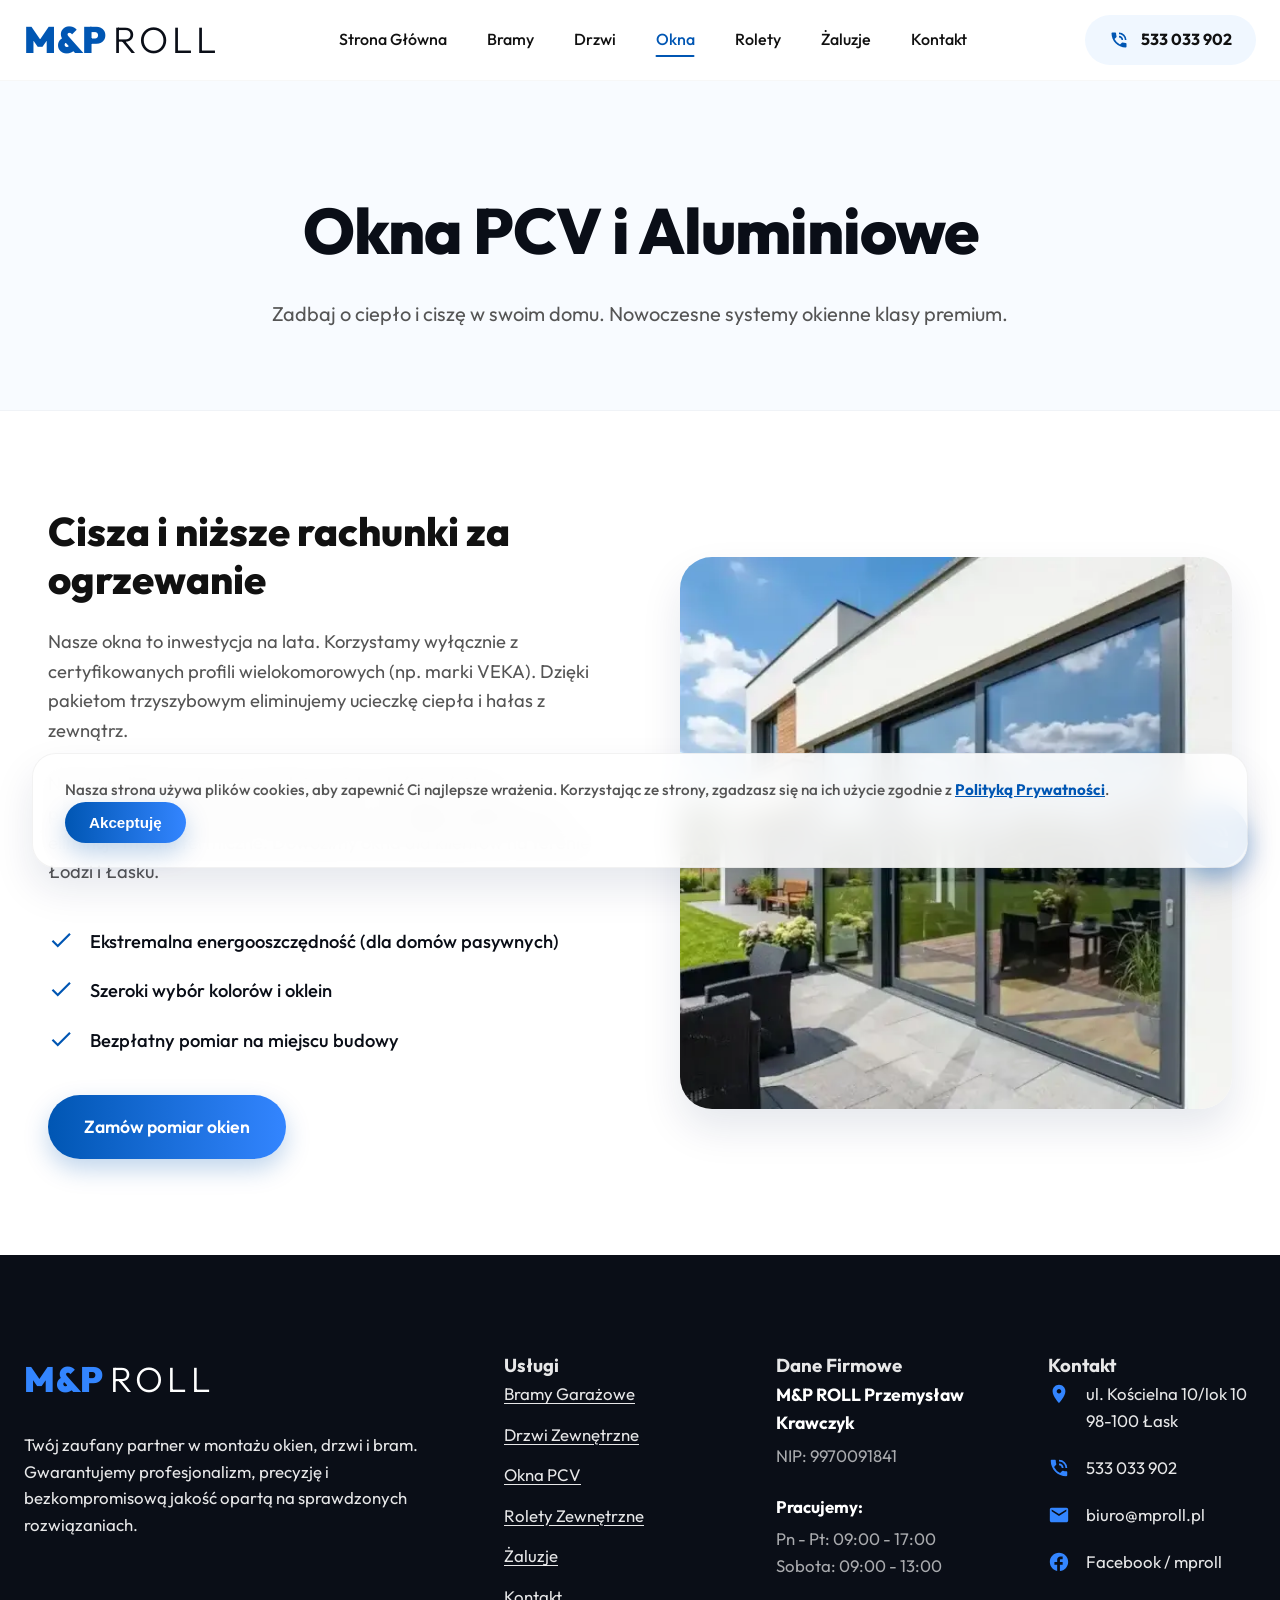
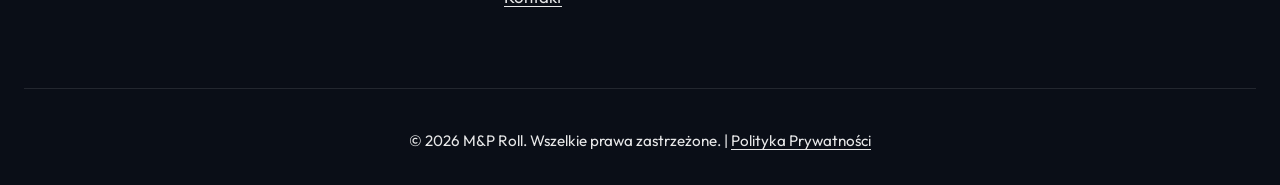
<file: okna-lodz/index.html>
<!DOCTYPE html>
<html lang="pl">
<head>
    <meta charset="UTF-8">
    <link rel="preload" href="/assets/fonts/outfit-latin.woff2" as="font" type="font/woff2" crossorigin>
    <link rel="preload" href="/assets/fonts/outfit-latinext.woff2" as="font" type="font/woff2" crossorigin>
    <meta name="view-transition" content="same-origin">
    <script type="speculationrules">
    {
      "prerender": [
        {
          "source": "list",
          "urls": ["/", "/bramy-garazowe-lodz/", "/drzwi-lodz/", "/okna-lodz/", "/rolety-zewnetrzne-lodz/", "/zaluzje-lodz/"]
        }
      ]
    }
    </script>
    

    <meta name="viewport" content="width=device-width, initial-scale=1.0">
    <meta http-equiv="X-UA-Compatible" content="IE=edge">
    <noscript></noscript>
    <!-- Google Analytics (deferred) -->
    <script>
      window.dataLayer = window.dataLayer || [];
      function gtag(){dataLayer.push(arguments);}
      gtag('js', new Date());
      gtag('config', 'G-7RLNYB3TJB');

      function loadGtag() {
          if (window.gtagLoaded) return;
          window.gtagLoaded = true;
          var s = document.createElement('script');
          s.src = 'https://www.googletagmanager.com/gtag/js?id=G-7RLNYB3TJB';
          s.async = true;
          document.head.appendChild(s);
      }
      ['click', 'mousemove', 'scroll', 'touchstart'].forEach(function(e) {
          window.addEventListener(e, function() {
              loadGtag();
          }, { once: true, passive: true });
      });
    </script>
    <style>
        /* latin-ext */
        @font-face {
          font-family: 'Outfit';
          font-style: normal;
          font-weight: 100 900;
          font-display: swap;
          src: url('/assets/fonts/outfit-latinext.woff2') format('woff2');
          unicode-range: U+0100-02AF, U+0304, U+0308, U+0329, U+1E00-1E9F, U+1EF2-1EFF, U+2020, U+20A0-20AB, U+20AD-20CF, U+2113, U+2C60-2C7F, U+A720-A7FF;
        }
        /* latin */
        @font-face {
          font-family: 'Outfit';
          font-style: normal;
          font-weight: 100 900;
          font-display: swap;
          src: url('/assets/fonts/outfit-latin.woff2') format('woff2');
          unicode-range: U+0000-00FF, U+0131, U+0152-0153, U+02BB-02BC, U+02C6, U+02DA, U+02DC, U+0304, U+0308, U+0329, U+2000-206F, U+20AC, U+2122, U+2191, U+2193, U+2212, U+2215, U+FEFF, U+FFFD;
        }
        @font-face {font-family: 'Outfit Fallback';font-style: normal;font-weight: 100 900;src: local('Arial');ascent-override: 98%;descent-override: 24%;line-gap-override: 0%;size-adjust: 102.5%;}
        @font-face {font-family: 'Outfit Fallback';font-style: normal;font-weight: 700 900;src: local('Arial Bold');ascent-override: 98%;descent-override: 24%;line-gap-override: 0%;size-adjust: 102.5%;}:root {--primary: #0056b3;--primary-light: #3385ff;--primary-dark: #003d82;--accent: #f0f7ff;--text-main: #111111;--text-muted: #555555;--text-light: #ffffff;--bg-main: #ffffff;--bg-alt: #f8fbff;--bg-dark: #0a0e17;--bg-header: rgba(255,255,255,0.9);--radius-sm: 8px;--radius-md: 16px;--radius-lg: 24px;--radius-xl: 32px;--shadow-sm: 0 4px 10px rgba(0,0,0,0.03);--shadow-md: 0 10px 30px rgba(0,30,80,0.06);--shadow-lg: 0 20px 40px rgba(0,30,80,0.1);--transition: 0.4s cubic-bezier(0.16,1,0.3,1);--container-max: 1300px;--section-pad: 6rem 1.5rem;}* {margin: 0;padding: 0;box-sizing: border-box;}html {scroll-behavior: smooth;font-size: 16px;}section[id] {scroll-margin-top: 80px;}body {font-family:'Outfit','Outfit Fallback',sans-serif;color: var(--text-main);background-color: var(--bg-main);line-height: 1.6;overflow-x: hidden;}.fade-in {opacity: 0;transform: translateY(30px);transition: opacity 0.8s cubic-bezier(0.16,1,0.3,1),transform 0.8s cubic-bezier(0.16,1,0.3,1);}.fade-in.appear {opacity: 1;transform: translateY(0);}.container {max-width: var(--container-max);margin: 0 auto;padding: 0 1.5rem;}.text-center {text-align: center;}.mt-4 {margin-top: 2.5rem;}.mb-2 {margin-bottom: 1rem;}.mb-4 {margin-bottom: 2rem;}.btn {display: inline-flex;align-items: center;justify-content: center;padding: 1.125rem 2.25rem;font-size: 1.1rem;font-weight: 600;border-radius: 50px;text-decoration: none;transition: var(--transition);cursor: pointer;border: 2px solid transparent;}.btn-primary {background: linear-gradient(to right,var(--primary) 0%,var(--primary-light) 100%);color: var(--text-light);box-shadow: 0 10px 25px rgba(0,86,179,0.25);border: none;}.btn-primary:hover {transform: translateY(-3px);box-shadow: 0 15px 35px rgba(0,86,179,0.4);}.btn-outline {background-color: transparent;border-color: var(--bg-dark);color: var(--bg-dark);}.btn-outline:hover {background-color: var(--bg-dark);color: var(--text-light);transform: translateY(-3px);}.site-header {position: fixed;top: 0;left: 0;width: 100%;z-index: 1000;background: var(--bg-header);backdrop-filter: blur(15px);-webkit-backdrop-filter: blur(15px);border-bottom: 1px solid rgba(0,0,0,0.03);transition: all 0.4s cubic-bezier(0.16,1,0.3,1);will-change: height, background, box-shadow;}.site-header.scrolled {height: 70px;background: rgba(255,255,255,0.98);box-shadow: 0 10px 30px rgba(0,0,0,0.08);}.header-container {display: flex;justify-content: space-between;align-items: center;height: 80px;transition: height 0.4s cubic-bezier(0.16,1,0.3,1);}.site-header.scrolled .header-container {height: 70px;}.logo {font-size: 2.3rem;font-weight: 900;color: var(--primary);text-decoration: none;letter-spacing: 1px;display: flex;align-items: center;gap: 0.4rem;text-transform: uppercase;}.logo span {color: var(--bg-dark);font-weight: 300;letter-spacing: 4px;}.nav-links {display: flex;gap: 2.5rem;list-style: none;}.nav-links a {color: var(--text-main);text-decoration: none;font-weight: 500;font-size: 1rem;transition: var(--transition);position: relative;padding: 0.5rem 0;}.nav-links a::after {content: '';position: absolute;bottom: 0;left: 50%;transform: translateX(-50%);width: 0;height: 2px;background-color: var(--primary);transition: var(--transition);border-radius: 2px;}.nav-links a:hover::after,.nav-links a.active::after {width: 100%;}.nav-links a:hover,.nav-links a.active {color: var(--primary);}.nav-cta {display: flex;align-items: center;}.header-phone {font-weight: 700;color: var(--text-main);text-decoration: none;display: flex;align-items: center;gap: 0.75rem;background: var(--accent);padding: 0.75rem 1.5rem;border-radius: 50px;transition: var(--transition);}.header-phone:hover {background: var(--primary);color: #fff;box-shadow: 0 4px 15px rgba(0,86,179,0.2);}.header-phone:hover svg {fill: #fff;}.header-phone svg {width: 1.25rem;height: 1.25rem;fill: var(--primary);transition: var(--transition);}.mobile-menu-btn {display: none;background: none;border: none;cursor: pointer;padding: 0.5rem;}.mobile-menu-btn span {display: block;width: 25px;height: 2px;background-color: var(--text-main);margin: 5px 0;transition: var(--transition);}.hero {padding-top: 130px;min-height: 95vh;display: flex;align-items: center;position: relative;background: var(--bg-dark);color: var(--text-light);overflow: hidden;contain: layout;}.hero::after {content: '';position: absolute;bottom: 0;left: 0;width: 100%;height: 150px;background: linear-gradient(to top,var(--bg-main),transparent);z-index: 2; pointer-events: none;}.hero-bg {position: absolute;top: 0;left: 0;width: 100%;height: 100%;object-fit: cover;opacity: 0.35;z-index: 1;transform: scale(1.05);will-change: transform;animation: slowZoom 20s ease-in-out infinite alternate;aspect-ratio: 16/9;}@keyframes slowZoom {0% {transform: scale(1.05);}100% {transform: scale(1.1);}}.hero-content {position: relative;z-index: 3;max-width: 850px;}.hero-badge {display: inline-flex;align-items: center;gap: 0.5rem;padding: 0.6rem 1.2rem;background: rgba(255,255,255,0.05);backdrop-filter: blur(10px);border: 1px solid rgba(255,255,255,0.1);border-radius: 50px;font-size: 0.9rem;font-weight: 600;letter-spacing: 1px;text-transform: uppercase;margin-bottom: 2rem;box-shadow: 0 4px 15px rgba(0,0,0,0.2);}.hero h1 {font-size: clamp(3rem,6vw,4.8rem);font-weight: 800;line-height: 1.05;margin-bottom: 1.5rem;text-shadow: 0 10px 30px rgba(0,0,0,0.3);}.hero h1 span {background: linear-gradient(to right,#ffffff,var(--primary-light));-webkit-background-clip: text;background-clip: text;-webkit-text-fill-color: transparent;}.hero p {font-size: 1.25rem;color: rgba(255,255,255,0.85);margin-bottom: 3rem;max-width: 650px;font-weight: 300;}.hero-actions {display: flex;gap: 1rem;}.stats-banner {position: relative;z-index: 4;padding: 4rem 1.5rem;}.stats-flex {display: flex;justify-content: center;gap: 2rem;flex-wrap: wrap;}.stat-item {background: rgba(255,255,255,0.8);backdrop-filter: blur(15px);-webkit-backdrop-filter: blur(15px);border: 1px solid rgba(255,255,255,0.4);padding: 2rem 3rem;border-radius: var(--radius-lg);text-align: center;flex: 1;min-width: 250px;box-shadow: var(--shadow-lg);transition: var(--transition);}.stat-item:hover {transform: translateY(-5px);background: #fff;}.stat-num {display: block;font-size: 3rem;font-weight: 800;color: var(--primary);line-height: 1;margin-bottom: 0.5rem;}.stat-text {font-size: 1.1rem;font-weight: 600;color: var(--text-muted);}.services {padding: 4rem 1.5rem var(--section-pad);background-color: var(--bg-main);}.section-header {text-align: center;max-width: 700px;margin: 0 auto 4rem;}.section-subtitle {display: inline-block;padding: 0.4rem 1rem;background: var(--accent);color: var(--primary);border-radius: 50px;font-weight: 700;text-transform: uppercase;letter-spacing: 1.5px;font-size: 0.75rem;margin-bottom: 1rem;}.section-title {font-size: clamp(2rem,4vw,3rem);font-weight: 800;color: var(--text-main);line-height: 1.2;}.services-bento {display: grid;grid-template-columns: repeat(3,1fr);grid-auto-rows: minmax(350px,auto);gap: 2rem;}.bento-card {background: var(--bg-main);border-radius: var(--radius-xl);overflow: hidden;box-shadow: var(--shadow-sm);transition: var(--transition);border: 1px solid rgba(0,0,0,0.03);text-decoration: none;color: inherit;display: flex;flex-direction: column;}.bento-card:hover {transform: translateY(-8px);box-shadow: var(--shadow-md);border-color: rgba(0,86,179,0.15);}.service-img-wrap {height: 55%;overflow: hidden;position: relative;}.bento-large .service-img-wrap {height: 100%;width: 60%;}.service-img-wrap::after {content: '';position: absolute;bottom: 0;left: 0;width:100%;height: 50%;background: linear-gradient(to top,rgba(0,0,0,0.5),transparent);opacity: 0;transition: var(--transition);}.bento-card:hover .service-img-wrap::after {opacity: 1;}.service-img-wrap img {width: 100%;height: 100%;object-fit: cover;transition: transform 0.6s cubic-bezier(0.16,1,0.3,1);}.bento-card:hover .service-img-wrap img {transform: scale(1.08);}.service-content {padding: 2rem;flex-grow: 1;display: flex;flex-direction: column;}.bento-large {grid-column: span 2;flex-direction: row;}.bento-large .service-content {width: 40%;justify-content: center;}.bento-large h3 {font-size: 1.8rem !important;}.service-content h3 {font-size: 1.4rem;font-weight: 800;margin-bottom: 0.75rem;letter-spacing: -0.3px;}.service-content p {color: var(--text-muted);font-size: 1.05rem;margin-bottom: 1.5rem;flex-grow: 1;}.service-link {font-size: 1rem;font-weight: 700;color: var(--primary);display: flex;align-items: center;gap: 0.5rem;margin-top: auto;}.service-link svg {width: 1.2rem;height: 1.2rem;fill: currentColor;transition: transform 0.3s ease;}.bento-card:hover .service-link svg {transform: translateX(5px);}.reviews {padding: var(--section-pad);background-color: var(--bg-alt);background-image: radial-gradient(circle at 10% 20%,rgba(0,86,179,0.03) 0%,transparent 50%);}.reviews-grid {display: grid;grid-template-columns: repeat(auto-fit,minmax(320px,1fr));gap: 2rem;}.review-card {background: var(--bg-main);padding: 2.5rem;border-radius: var(--radius-lg);box-shadow: var(--shadow-sm);border: 1px solid rgba(0,0,0,0.03);transition: var(--transition);}.review-card:hover {box-shadow: var(--shadow-md);transform: translateY(-5px);}.review-header {display: flex;align-items: center;gap: 1rem;margin-bottom: 1.5rem;}.reviewer-avatar {width: 50px;height: 50px;background: #4285F4;color: white;font-weight: 800;font-size: 1.5rem;display: flex;align-items: center;justify-content: center;border-radius: 50%;}.reviewer-info h4 {font-size: 1.1rem;font-weight: 700;}.stars {color: #FBBC05;font-size: 1.2rem;letter-spacing: 2px;}.review-card p {font-size: 1.05rem;color: var(--text-muted);font-style: italic;line-height: 1.7;}.features {padding: var(--section-pad);background-color: var(--bg-main);}.features-grid {display: grid;grid-template-columns: repeat(3,1fr);gap: 2.5rem;margin-top: 3rem;}.feature-item {text-align: left;background: var(--bg-main);padding: 3rem;border-radius: var(--radius-xl);border: 1px solid rgba(0,0,0,0.05);box-shadow: var(--shadow-sm);transition: var(--transition);}.feature-item:hover {border-color: var(--primary-light);box-shadow: var(--shadow-md);}.feature-icon {width: 70px;height: 70px;background: var(--accent);color: var(--primary);border-radius: 20px;display: flex;align-items: center;justify-content: center;margin-bottom: 1.5rem;transform: rotate(-5deg);transition: var(--transition);}.feature-item:hover .feature-icon {transform: rotate(0deg) scale(1.1);}.feature-icon svg {width: 34px;height: 34px;fill: currentColor;}.feature-item h3 {font-size: 1.5rem;margin-bottom: 1rem;font-weight: 800;}.feature-item p {color: var(--text-muted);font-size: 1.05rem;}.partners {padding: 5rem 1.5rem;background: var(--bg-main);border-top: 1px solid rgba(0,0,0,0.03);border-bottom: 1px solid rgba(0,0,0,0.03);}.partners h3 {text-align: center;color: rgba(0,0,0,0.7);font-size: 1rem;font-weight: 700;letter-spacing: 2px;margin-bottom: 2.5rem;}.partners-grid {display: flex;justify-content: center;align-items: center;flex-wrap: wrap;gap: 4.5rem;opacity: 0.7;transition: var(--transition);}.partners-grid:hover {opacity: 1;}.partners-grid span {font-size: 1.8rem;font-weight: 900;color: var(--bg-dark);}.cta {padding: 8rem 1.5rem;background: linear-gradient(135deg,var(--bg-dark) 0%,#1a2235 100%);color: var(--text-light);text-align: center;position: relative;overflow: hidden;}.cta::before {content: '';position: absolute;top: -50%;left: -50%;width: 200%;height: 200%;background: radial-gradient(circle,rgba(51,133,255,0.1) 0%,transparent 60%);}.cta-inner {position: relative;z-index: 2;max-width: 800px;margin: 0 auto;}.cta h2 {font-size: clamp(2.5rem,5vw,3.5rem);font-weight: 800;margin-bottom: 1.5rem;}.cta p {font-size: 1.25rem;color: rgba(255,255,255,0.7);margin-bottom: 3rem;}.subpage-header {padding: 180px 1.5rem 80px;background: var(--bg-alt);text-align: center;border-bottom: 1px solid rgba(0,0,0,0.03);}.subpage-header h1 {font-size: clamp(2.5rem,5vw,4rem);font-weight: 800;margin-bottom: 1rem;color: var(--bg-dark);letter-spacing: -1px;}.subpage-header p {font-size: 1.25rem;color: var(--text-muted);max-width: 800px;margin: 0 auto;}.service-details {padding: var(--section-pad);}.details-content {display: grid;grid-template-columns: 1fr 1fr;gap: 5rem;align-items: center;}.details-text h2 {font-size: 2.5rem;font-weight: 800;margin-bottom: 1.5rem;line-height: 1.2;}.details-text p {font-size: 1.15rem;color: var(--text-muted);margin-bottom: 1.5rem;}.details-list {list-style: none;margin-top: 2.5rem;}.details-list li {display: flex;align-items: flex-start;gap: 1rem;margin-bottom: 1.25rem;font-size: 1.15rem;font-weight: 500;color: var(--bg-dark);}.details-list li svg {width: 26px;height: 26px;fill: var(--primary);flex-shrink: 0;}.details-image {border-radius: var(--radius-xl);overflow: hidden;box-shadow: var(--shadow-lg);position: relative;}.details-image img {width: 100%;height: auto;display: block;transition: transform 0.8s ease;}.details-image:hover img {transform: scale(1.05);}.contact-section {padding: var(--section-pad);background-color: var(--bg-alt);position: relative;}.contact-wrapper {display: grid;grid-template-columns: 1fr 1fr;gap: 4rem;align-items: stretch;background: var(--bg-main);border-radius: var(--radius-xl);padding: 3rem;box-shadow: var(--shadow-lg);border: 1px solid rgba(0,0,0,0.03);}.contact-form-box {display: flex;flex-direction: column;justify-content: center;}.contact-form-box h3 {font-size: 2.2rem;font-weight: 800;margin-bottom: 1rem;color: var(--bg-dark);}.contact-form-box p {color: var(--text-muted);margin-bottom: 2.5rem;font-size: 1.1rem;}.form-group {margin-bottom: 1.5rem;position: relative;}.form-control {width: 100%;padding: 1.2rem 1.5rem;background: var(--bg-alt);border: 1px solid rgba(0,0,0,0.05);border-radius: var(--radius-md);font-family: inherit;font-size: 1rem;color: var(--text-main);transition: var(--transition);}.form-control::placeholder {color: #a0a0a0;}.form-control:focus {outline: none;border-color: var(--primary-light);box-shadow: 0 0 0 4px rgba(51,133,255,0.1);background: var(--bg-main);}textarea.form-control {min-height: 150px;resize: vertical;}.map-box {border-radius: var(--radius-lg);overflow: hidden;position: relative;min-height: 450px;box-shadow: inset 0 0 20px rgba(0,0,0,0.05);}.map-box iframe {position: absolute;top: 0;left: 0;width: 100%;height: 100%;border: 0;filter: grayscale(40%) contrast(1.1);transition: filter var(--transition);}.map-box:hover iframe {filter: grayscale(0%) contrast(1);}.site-footer {background: var(--bg-dark);color: rgba(255,255,255,0.9);padding: 6rem 1.5rem 2rem;}.footer-grid {display: grid;grid-template-columns: 2fr 1fr 1fr 1fr;gap: 4rem;max-width: var(--container-max);margin: 0 auto 4rem;}.footer-col h4 {color: var(--text-light);font-size: 1.2rem;font-weight: 700;margin-bottom: 1.5rem;letter-spacing: 0.5px;}.footer-logo {font-size: 2.2rem;font-weight: 900;color: var(--primary-light);text-decoration: none;display: flex;align-items: center;gap: 0.4rem;margin-bottom: 1.5rem;text-transform: uppercase;letter-spacing: 1px;}.footer-logo span {color: var(--text-light);font-weight: 300;letter-spacing: 4px;}.footer-col p {font-size: 1.05rem;}.footer-links {list-style: none;}.footer-links li {margin-bottom: 0.85rem;}.footer-links a {color: rgba(255,255,255,0.9);text-decoration: underline;text-underline-offset: 3px;transition: var(--transition);font-size: 1.05rem;}.footer-links a:hover {color: var(--primary-light);padding-left: 8px;}.footer-contact li {display: flex;align-items: flex-start;gap: 1rem;margin-bottom: 1.25rem;font-size: 1.05rem;}.footer-contact svg {width: 22px;height: 22px;fill: var(--primary-light);flex-shrink: 0;margin-top: 2px;}.footer-bottom {text-align: center;padding-top: 2.5rem;border-top: 1px solid rgba(255,255,255,0.1);font-size: 0.95rem;}.footer-bottom a {color: inherit;text-decoration: underline;text-underline-offset: 3px;}.footer-bottom a:hover {color: var(--primary-light);}.footer-muted {color: rgba(255,255,255,0.65);}.floating-fab {position: fixed;bottom: 2rem;right: 2rem;background: var(--primary);color: white;width: 65px;height: 65px;border-radius: 50%;display: flex;align-items: center;justify-content: center;box-shadow: 0 10px 25px rgba(0,86,179,0.4);z-index: 9999;transition: transform var(--transition),background var(--transition);}.floating-fab svg {width: 32px;height: 32px;fill: white;}.floating-fab:hover {transform: translateY(-5px) scale(1.1);background: var(--bg-dark);}.floating-fab::before{content:'';position:absolute;top:0;left:0;width:100%;height:100%;border-radius:50%;background:rgba(0,86,179,0.8);z-index:-1;animation:pulseComposited 2s infinite;will-change:transform,opacity}.floating-fab:hover::before{animation:none}@keyframes pulseComposited{0%{transform:scale(1);opacity:0.6}70%{transform:scale(1.6);opacity:0}100%{transform:scale(1.6);opacity:0}}@media (max-width: 1200px) {.services-bento {grid-auto-rows: minmax(300px,auto);}}@media (max-width: 1024px) {.services-bento {grid-template-columns: repeat(2,1fr);}.bento-large {grid-column: span 2;}.features-grid {grid-template-columns: repeat(2,1fr);}.details-content {grid-template-columns: 1fr;gap: 3rem;}.details-image {order: -1;}.footer-grid {grid-template-columns: 1fr 1fr;gap: 3rem;}.stats-flex {padding: 0 1.5rem;}.contact-wrapper {grid-template-columns: 1fr;padding: 2rem;}.map-box {min-height: 350px;}.floating-fab {bottom: 1.5rem;right: 1.5rem;width: 55px;height: 55px;}.floating-fab svg {width: 26px;height: 26px;}}@media (max-width: 768px) {.services-bento {grid-template-columns: 1fr;}.bento-large {grid-column: span 1;flex-direction: column;}.bento-large .service-img-wrap {width: 100%;height: 250px;}.bento-large .service-content {width: 100%;}.header-container {height: 70px;}.site-header {background: rgba(255,255,255,0.98);}.nav-links {display: none;flex-direction: column;position: absolute;top: 70px;left: 0;width: 100%;background: rgba(255,255,255,0.98);padding: 2rem;box-shadow: 0 10px 30px rgba(0,0,0,0.1);text-align: center;}.nav-links.active {display: flex;}.mobile-menu-btn {display: block;}.nav-cta {display: none !important;}.mobile-only-phone {display: block !important;}.mobile-menu-btn.active span:nth-child(1) {transform: translateY(7px) rotate(45deg);}.mobile-menu-btn.active span:nth-child(2) {opacity: 0;}.mobile-menu-btn.active span:nth-child(3) {transform: translateY(-7px) rotate(-45deg);}.hero {padding-top: 100px;min-height: auto;padding-bottom: 6rem;contain: layout;}.hero-actions {flex-direction: column;}.hero h1 {font-size: 2.5rem;}.stats-banner {margin-top: -30px;}.stat-item {min-width: 100%;padding: 1.5rem;}.features-grid {grid-template-columns: 1fr;}.footer-grid {grid-template-columns: 1fr;text-align: center;}.footer-contact li {justify-content: center;}}.portfolio {padding: 6rem 0;background-color: var(--color-background);}.portfolio-grid {display: grid;grid-template-columns: repeat(auto-fill,minmax(280px,1fr));gap: 1.5rem;margin-top: 3rem;}.portfolio-item {border-radius: var(--radius-lg);overflow: hidden;position: relative;aspect-ratio: 4 / 3;box-shadow: 0 10px 30px rgba(0,0,0,0.05);}.portfolio-item img {width: 100%;height: 100%;object-fit: cover;transition: transform 0.4s ease;}.portfolio-item:hover img {transform: scale(1.05);}#cookie-banner {position: fixed;bottom: 2rem;left: 2rem;right: 2rem;background: rgba(255, 255, 255, 0.9);backdrop-filter: blur(15px);-webkit-backdrop-filter: blur(15px);border: 1px solid rgba(0,0,0,0.05);padding: 1.5rem 2rem;border-radius: var(--radius-lg);box-shadow: var(--shadow-lg);z-index: 10001;display: flex;justify-content: space-between;align-items: center;gap: 2rem;max-width: var(--container-max);margin: 0 auto;animation: slideUp 0.6s cubic-bezier(0.16, 1, 0.3, 1);}#cookie-banner.hide {opacity: 0;transform: translateY(20px);pointer-events: none;}#cookie-banner p {margin: 0;font-size: 0.95rem;color: var(--text-muted);font-weight: 500;}#cookie-banner a {color: var(--primary);font-weight: 700;text-decoration: underline;}#cookie-banner .btn {padding: 0.75rem 1.5rem;font-size: 0.95rem;flex-shrink: 0;}@keyframes slideUp {from {opacity: 0;transform: translateY(30px);}to {opacity: 1;transform: translateY(0);}}@media (max-width: 768px) {#cookie-banner {flex-direction: column;bottom: 1rem;left: 1rem;right: 1rem;padding: 1.25rem;text-align: center;gap: 1.25rem;}#cookie-banner .btn {width: 100%;}}</style>

    <link rel="icon" href="/favicon.png" type="image/png">
    <title>Okna PCV &#321;&#243;d&#378;, &#321;ask | Ciep&#322;y Monta&#380; | M&P Roll</title>
    <meta name="description" content="Energooszcz&#281;dne okna PCV. Najwy&#380;sza jako&#347;&#263; profili i profesjonalny ciep&#322;y monta&#380;. Sprawd&#378; nasz&#261; ofert&#281; w regionie &#322;&#243;dzkim.">
    <meta name="keywords" content="okna pcv &#322;&#243;d&#378;, okna veka &#322;ask, ciep&#322;y monta&#380; okien, energooszcz&#281;dne okna">
    <meta name="author" content="M&P ROLL Przemys&#322;aw Krawczyk">
</head>
<body>
    <header class="site-header">
        <div class="container header-container">
            <a href="../" class="logo">M&P <span>Roll</span></a>
            <nav>
                <ul class="nav-links">
                    <li><a href="../">Strona Główna</a></li>
                    <li><a href="../bramy-garazowe-lodz/">Bramy</a></li>
                    <li><a href="../drzwi-lodz/">Drzwi</a></li>
                    <li><a href="./" class="active">Okna</a></li>
                    <li><a href="../rolety-zewnetrzne-lodz/">Rolety</a></li>
                    <li><a href="../zaluzje-lodz/">Żaluzje</a></li>
                    <li><a href="../#kontakt">Kontakt</a></li>
                    <li class="mobile-only-phone" style="display:none; margin-top: 1rem;"><a href="tel:533033902" style="color:var(--primary); font-weight:bold; font-size:1.2rem; display: flex; align-items: center; justify-content: center; gap: 0.5rem;"><svg viewBox="0 0 24 24" style="width: 24px; height: 24px; fill: currentColor;"><path d="M20 15.5c-1.25 0-2.45-.2-3.57-.57a1.02 1.02 0 0 0-1.02.24l-2.2 2.2a15.045 15.045 0 0 1-6.59-6.59l2.2-2.21a.96.96 0 0 0 .25-1A11.36 11.36 0 0 1 8.5 4c0-.55-.45-1-1-1H4c-.55 0-1 .45-1 1 0 9.39 7.61 17 17 17 .55 0 1-.45 1-1v-3.5c0-.55-.45-1-1-1zM19 12h2a9 9 0 0 0-9-9v2c3.87 0 7 3.13 7 7zm-4 0h2c0-2.76-2.24-5-5-5v2c1.66 0 3 1.34 3 3z"/></svg> 533 033 902</a></li>
                </ul>
            </nav>
            <div class="nav-cta">
                <a href="tel:533033902" class="header-phone">
                    <svg viewBox="0 0 24 24"><path d="M20 15.5c-1.25 0-2.45-.2-3.57-.57a1.02 1.02 0 0 0-1.02.24l-2.2 2.2a15.045 15.045 0 0 1-6.59-6.59l2.2-2.21a.96.96 0 0 0 .25-1A11.36 11.36 0 0 1 8.5 4c0-.55-.45-1-1-1H4c-.55 0-1 .45-1 1 0 9.39 7.61 17 17 17 .55 0 1-.45 1-1v-3.5c0-.55-.45-1-1-1zM19 12h2a9 9 0 0 0-9-9v2c3.87 0 7 3.13 7 7zm-4 0h2c0-2.76-2.24-5-5-5v2c1.66 0 3 1.34 3 3z"/></svg>
                    533 033 902
                </a>
            </div>
            <button class="mobile-menu-btn" aria-label="Menu"><span></span><span></span><span></span></button>
        </div>
    </header>

    <div class="subpage-header">
        <div class="container">
            <h1>Okna PCV i Aluminiowe</h1>
            <p>Zadbaj o ciep&#322;o i cisz&#281; w swoim domu. Nowoczesne systemy okienne klasy premium.</p>
        </div>
    </div>

    <section class="service-details">
        <div class="container details-content">
            <div class="details-text">
                <h2>Cisza i ni&#380;sze rachunki za ogrzewanie</h2>
                <p>Nasze okna to inwestycja na lata. Korzystamy wy&#322;&#261;cznie z certyfikowanych profili wielokomorowych (np. marki VEKA). Dzi&#281;ki pakietom trzyszybowym eliminujemy ucieczk&#281; ciep&#322;a i ha&#322;as z zewn&#261;trz.</p>
                <p>Nawet najlepsze okno nie spe&#322;ni swoich w&#322;a&#347;ciwo&#347;ci bez prawid&#322;owego monta&#380;u. Wykonujemy tzw. <strong>ciep&#322;y monta&#380;</strong>, kt&#243;ry eliminuje mostki termiczne. Dowozimy okna dla klient&#243;w na terenie &#321;odzi i &#321;asku.</p>
                <ul class="details-list">
                    <li><svg viewBox="0 0 24 24"><path d="M9 16.17L4.83 12l-1.42 1.41L9 19 21 7l-1.41-1.41z"/></svg> Ekstremalna energooszcz&#281;dno&#347;&#263; (dla dom&#243;w pasywnych)</li>
                    <li><svg viewBox="0 0 24 24"><path d="M9 16.17L4.83 12l-1.42 1.41L9 19 21 7l-1.41-1.41z"/></svg> Szeroki wyb&#243;r kolor&#243;w i oklein</li>
                    <li><svg viewBox="0 0 24 24"><path d="M9 16.17L4.83 12l-1.42 1.41L9 19 21 7l-1.41-1.41z"/></svg> Bezp&#322;atny pomiar na miejscu budowy</li>
                </ul>
                <div class="mt-4"><a href="../#kontakt" class="btn btn-primary">Zam&#243;w pomiar okien</a></div>
            </div>
            <div class="details-image">
                <img src="../assets/images/img_okna.webp" alt="Oszklenie du&#380;e okno PCV" loading="lazy" width="600" height="400" decoding="async">
            </div>
        </div>
    </section>

    <footer class="site-footer">
        <div class="footer-grid">
            <div class="footer-col">
                <a href="../" class="footer-logo">M&P <span>Roll</span></a>
                <p>Twój zaufany partner w montażu okien, drzwi i bram. Gwarantujemy profesjonalizm, precyzję i bezkompromisową jakość opartą na sprawdzonych rozwiązaniach.</p>
            </div>
            <div class="footer-col">
                <h3>Usługi</h3>
                <ul class="footer-links">
                    <li><a href="../bramy-garazowe-lodz/">Bramy Garażowe</a></li>
                    <li><a href="../drzwi-lodz/">Drzwi Zewnętrzne</a></li>
                    <li><a href="./" class="active">Okna PCV</a></li>
                    <li><a href="../rolety-zewnetrzne-lodz/">Rolety Zewnętrzne</a></li>
                    <li><a href="../zaluzje-lodz/">Żaluzje</a></li>
                    <li><a href="../#kontakt">Kontakt</a></li>
                </ul>
            </div>
            <div class="footer-col">
                <h3>Dane Firmowe</h3>
                <ul class="footer-contact">
                    <li>
                        <div>
                            <strong style="color:white; display:block; margin-bottom: 5px; font-size: 1.1rem;">M&P ROLL Przemysław Krawczyk</strong>
                            <span class="footer-muted">NIP: 9970091841</span>
                        </div>
                    </li>
                    <li style="margin-top: 25px;">
                        <div>
                            <strong style="color:white; display:block; margin-bottom: 5px;">Pracujemy:</strong>
                            <span class="footer-muted">Pn - Pt: 09:00 - 17:00<br>Sobota: 09:00 - 13:00</span>
                        </div>
                    </li>
                </ul>
            </div>
            <div class="footer-col">
                <h3>Kontakt</h3>
                <ul class="footer-contact">
                    <li>
                        <svg viewBox="0 0 24 24"><path d="M12 2C8.13 2 5 5.13 5 9c0 5.25 7 13 7 13s7-7.75 7-13c0-3.87-3.13-7-7-7zm0 9.5c-1.38 0-2.5-1.12-2.5-2.5s1.12-2.5 2.5-2.5 2.5 1.12 2.5 2.5-1.12 2.5-2.5 2.5z"/></svg>
                        <a href="https://www.google.com/maps/search/?api=1&query=M%26P+Roll+Ko%C5%9Bcielna+10+%C5%81ask" target="_blank" rel="noopener" style="color:inherit;text-decoration:none;transition:var(--transition);" onmouseover="this.style.color='var(--primary-light)'" onmouseout="this.style.color='inherit'">ul. Kościelna 10/lok 10<br>98-100 Łask</a>
                    </li>
                    <li>
                        <svg viewBox="0 0 24 24"><path d="M20 15.5c-1.25 0-2.45-.2-3.57-.57a1.02 1.02 0 0 0-1.02.24l-2.2 2.2a15.045 15.045 0 0 1-6.59-6.59l2.2-2.21a.96.96 0 0 0 .25-1A11.36 11.36 0 0 1 8.5 4c0-.55-.45-1-1-1H4c-.55 0-1 .45-1 1 0 9.39 7.61 17 17 17 .55 0 1-.45 1-1v-3.5c0-.55-.45-1-1-1zM19 12h2a9 9 0 0 0-9-9v2c3.87 0 7 3.13 7 7zm-4 0h2c0-2.76-2.24-5-5-5v2c1.66 0 3 1.34 3 3z"/></svg>
                        <a href="tel:533033902" style="color:inherit;text-decoration:none;">533 033 902</a>
                    </li>
                    <li>
                        <svg viewBox="0 0 24 24"><path d="M20 4H4c-1.1 0-1.99.9-1.99 2L2 18c0 1.1.9 2 2 2h16c1.1 0 2-.9 2-2V6c0-1.1-.9-2-2-2zm0 4l-8 5-8-5V6l8 5 8-5v2z"/></svg>
                        <a href="mailto:biuro@mproll.pl" style="color:inherit;text-decoration:none;">biuro@mproll.pl</a>
                    </li>
                    <li>
                        <svg viewBox="0 0 24 24" fill="currentColor"><path d="M22 12c0-5.52-4.48-10-10-10S2 6.48 2 12c0 4.84 3.44 8.87 8 9.8V15h-3v-3h3V9.5C10 7.57 11.57 6 13.5 6H16v3h-2c-.55 0-1 .45-1 1v2h3v3h-3v6.95c5.05-.5 9-4.76 9-9.95z"/></svg>
                        <a href="https://www.facebook.com/mproll/?locale=pl_PL" target="_blank" rel="noopener" style="color:inherit;text-decoration:none;">Facebook / mproll</a>
                    </li>
                </ul>
            </div>
        </div>
        <div class="footer-bottom">
            <p>&copy; 2026 M&P Roll. Wszelkie prawa zastrzeżone. | <a href="/polityka-prywatnosci.html">Polityka Prywatności</a></p>
        </div>
    </footer>

    <script defer src="../js/main.js"></script>
    <a href="tel:533033902" class="floating-fab" aria-label="Zadzwoń do nas"><svg viewBox="0 0 24 24"><path d="M20 15.5c-1.25 0-2.45-.2-3.57-.57a1.02 1.02 0 0 0-1.02.24l-2.2 2.2a15.045 15.045 0 0 1-6.59-6.59l2.2-2.21a.96.96 0 0 0 .25-1A11.36 11.36 0 0 1 8.5 4c0-.55-.45-1-1-1H4c-.55 0-1 .45-1 1 0 9.39 7.61 17 17 17 .55 0 1-.45 1-1v-3.5c0-.55-.45-1-1-1zM19 12h2a9 9 0 0 0-9-9v2c3.87 0 7 3.13 7 7zm-4 0h2c0-2.76-2.24-5-5-5v2c1.66 0 3 1.34 3 3z"/></svg></a>
</body>
</html>
</file>
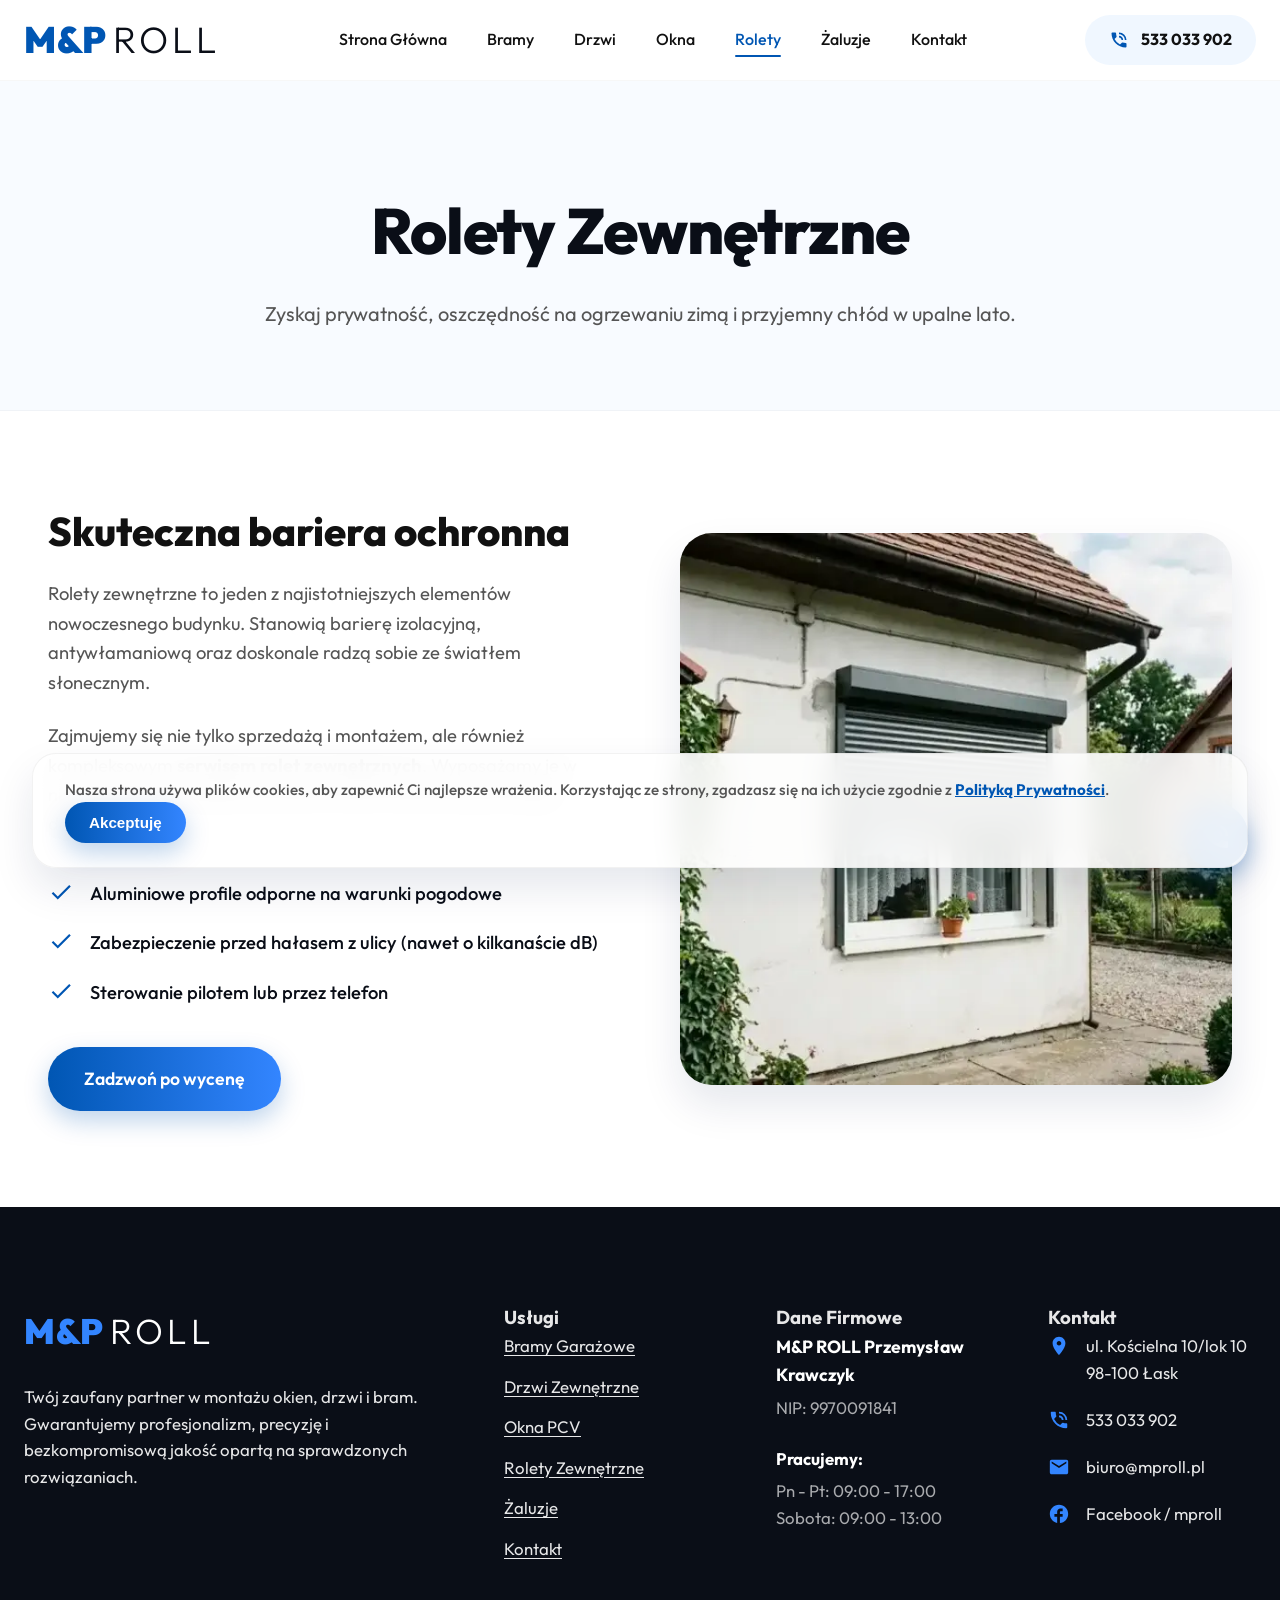
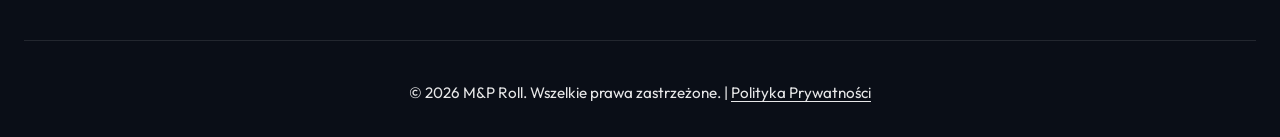
<file: rolety-zewnetrzne-lodz/index.html>
<!DOCTYPE html>
<html lang="pl">
<head>
    <meta charset="UTF-8">
    <link rel="preload" href="/assets/fonts/outfit-latin.woff2" as="font" type="font/woff2" crossorigin>
    <link rel="preload" href="/assets/fonts/outfit-latinext.woff2" as="font" type="font/woff2" crossorigin>
    <meta name="view-transition" content="same-origin">
    <script type="speculationrules">
    {
      "prerender": [
        {
          "source": "list",
          "urls": ["/", "/bramy-garazowe-lodz/", "/drzwi-lodz/", "/okna-lodz/", "/rolety-zewnetrzne-lodz/", "/zaluzje-lodz/"]
        }
      ]
    }
    </script>
    

    <meta name="viewport" content="width=device-width, initial-scale=1.0">
    <meta http-equiv="X-UA-Compatible" content="IE=edge">
    <noscript></noscript>
    <!-- Google Analytics (deferred) -->
    <script>
      window.dataLayer = window.dataLayer || [];
      function gtag(){dataLayer.push(arguments);}
      gtag('js', new Date());
      gtag('config', 'G-7RLNYB3TJB');

      function loadGtag() {
          if (window.gtagLoaded) return;
          window.gtagLoaded = true;
          var s = document.createElement('script');
          s.src = 'https://www.googletagmanager.com/gtag/js?id=G-7RLNYB3TJB';
          s.async = true;
          document.head.appendChild(s);
      }
      ['click', 'mousemove', 'scroll', 'touchstart'].forEach(function(e) {
          window.addEventListener(e, function() {
              loadGtag();
          }, { once: true, passive: true });
      });
    </script>
    <style>
        /* latin-ext */
        @font-face {
          font-family: 'Outfit';
          font-style: normal;
          font-weight: 100 900;
          font-display: swap;
          src: url('/assets/fonts/outfit-latinext.woff2') format('woff2');
          unicode-range: U+0100-02AF, U+0304, U+0308, U+0329, U+1E00-1E9F, U+1EF2-1EFF, U+2020, U+20A0-20AB, U+20AD-20CF, U+2113, U+2C60-2C7F, U+A720-A7FF;
        }
        /* latin */
        @font-face {
          font-family: 'Outfit';
          font-style: normal;
          font-weight: 100 900;
          font-display: swap;
          src: url('/assets/fonts/outfit-latin.woff2') format('woff2');
          unicode-range: U+0000-00FF, U+0131, U+0152-0153, U+02BB-02BC, U+02C6, U+02DA, U+02DC, U+0304, U+0308, U+0329, U+2000-206F, U+20AC, U+2122, U+2191, U+2193, U+2212, U+2215, U+FEFF, U+FFFD;
        }
        @font-face {font-family: 'Outfit Fallback';font-style: normal;font-weight: 100 900;src: local('Arial');ascent-override: 98%;descent-override: 24%;line-gap-override: 0%;size-adjust: 102.5%;}
        @font-face {font-family: 'Outfit Fallback';font-style: normal;font-weight: 700 900;src: local('Arial Bold');ascent-override: 98%;descent-override: 24%;line-gap-override: 0%;size-adjust: 102.5%;}:root {--primary: #0056b3;--primary-light: #3385ff;--primary-dark: #003d82;--accent: #f0f7ff;--text-main: #111111;--text-muted: #555555;--text-light: #ffffff;--bg-main: #ffffff;--bg-alt: #f8fbff;--bg-dark: #0a0e17;--bg-header: rgba(255,255,255,0.9);--radius-sm: 8px;--radius-md: 16px;--radius-lg: 24px;--radius-xl: 32px;--shadow-sm: 0 4px 10px rgba(0,0,0,0.03);--shadow-md: 0 10px 30px rgba(0,30,80,0.06);--shadow-lg: 0 20px 40px rgba(0,30,80,0.1);--transition: 0.4s cubic-bezier(0.16,1,0.3,1);--container-max: 1300px;--section-pad: 6rem 1.5rem;}* {margin: 0;padding: 0;box-sizing: border-box;}html {scroll-behavior: smooth;font-size: 16px;}section[id] {scroll-margin-top: 80px;}body {font-family:'Outfit','Outfit Fallback',sans-serif;color: var(--text-main);background-color: var(--bg-main);line-height: 1.6;overflow-x: hidden;}.fade-in {opacity: 0;transform: translateY(30px);transition: opacity 0.8s cubic-bezier(0.16,1,0.3,1),transform 0.8s cubic-bezier(0.16,1,0.3,1);}.fade-in.appear {opacity: 1;transform: translateY(0);}.container {max-width: var(--container-max);margin: 0 auto;padding: 0 1.5rem;}.text-center {text-align: center;}.mt-4 {margin-top: 2.5rem;}.mb-2 {margin-bottom: 1rem;}.mb-4 {margin-bottom: 2rem;}.btn {display: inline-flex;align-items: center;justify-content: center;padding: 1.125rem 2.25rem;font-size: 1.1rem;font-weight: 600;border-radius: 50px;text-decoration: none;transition: var(--transition);cursor: pointer;border: 2px solid transparent;}.btn-primary {background: linear-gradient(to right,var(--primary) 0%,var(--primary-light) 100%);color: var(--text-light);box-shadow: 0 10px 25px rgba(0,86,179,0.25);border: none;}.btn-primary:hover {transform: translateY(-3px);box-shadow: 0 15px 35px rgba(0,86,179,0.4);}.btn-outline {background-color: transparent;border-color: var(--bg-dark);color: var(--bg-dark);}.btn-outline:hover {background-color: var(--bg-dark);color: var(--text-light);transform: translateY(-3px);}.site-header {position: fixed;top: 0;left: 0;width: 100%;z-index: 1000;background: var(--bg-header);backdrop-filter: blur(15px);-webkit-backdrop-filter: blur(15px);border-bottom: 1px solid rgba(0,0,0,0.03);transition: all 0.4s cubic-bezier(0.16,1,0.3,1);will-change: height, background, box-shadow;}.site-header.scrolled {height: 70px;background: rgba(255,255,255,0.98);box-shadow: 0 10px 30px rgba(0,0,0,0.08);}.header-container {display: flex;justify-content: space-between;align-items: center;height: 80px;transition: height 0.4s cubic-bezier(0.16,1,0.3,1);}.site-header.scrolled .header-container {height: 70px;}.logo {font-size: 2.3rem;font-weight: 900;color: var(--primary);text-decoration: none;letter-spacing: 1px;display: flex;align-items: center;gap: 0.4rem;text-transform: uppercase;}.logo span {color: var(--bg-dark);font-weight: 300;letter-spacing: 4px;}.nav-links {display: flex;gap: 2.5rem;list-style: none;}.nav-links a {color: var(--text-main);text-decoration: none;font-weight: 500;font-size: 1rem;transition: var(--transition);position: relative;padding: 0.5rem 0;}.nav-links a::after {content: '';position: absolute;bottom: 0;left: 50%;transform: translateX(-50%);width: 0;height: 2px;background-color: var(--primary);transition: var(--transition);border-radius: 2px;}.nav-links a:hover::after,.nav-links a.active::after {width: 100%;}.nav-links a:hover,.nav-links a.active {color: var(--primary);}.nav-cta {display: flex;align-items: center;}.header-phone {font-weight: 700;color: var(--text-main);text-decoration: none;display: flex;align-items: center;gap: 0.75rem;background: var(--accent);padding: 0.75rem 1.5rem;border-radius: 50px;transition: var(--transition);}.header-phone:hover {background: var(--primary);color: #fff;box-shadow: 0 4px 15px rgba(0,86,179,0.2);}.header-phone:hover svg {fill: #fff;}.header-phone svg {width: 1.25rem;height: 1.25rem;fill: var(--primary);transition: var(--transition);}.mobile-menu-btn {display: none;background: none;border: none;cursor: pointer;padding: 0.5rem;}.mobile-menu-btn span {display: block;width: 25px;height: 2px;background-color: var(--text-main);margin: 5px 0;transition: var(--transition);}.hero {padding-top: 130px;min-height: 95vh;display: flex;align-items: center;position: relative;background: var(--bg-dark);color: var(--text-light);overflow: hidden;contain: layout;}.hero::after {content: '';position: absolute;bottom: 0;left: 0;width: 100%;height: 150px;background: linear-gradient(to top,var(--bg-main),transparent);z-index: 2; pointer-events: none;}.hero-bg {position: absolute;top: 0;left: 0;width: 100%;height: 100%;object-fit: cover;opacity: 0.35;z-index: 1;transform: scale(1.05);will-change: transform;animation: slowZoom 20s ease-in-out infinite alternate;aspect-ratio: 16/9;}@keyframes slowZoom {0% {transform: scale(1.05);}100% {transform: scale(1.1);}}.hero-content {position: relative;z-index: 3;max-width: 850px;}.hero-badge {display: inline-flex;align-items: center;gap: 0.5rem;padding: 0.6rem 1.2rem;background: rgba(255,255,255,0.05);backdrop-filter: blur(10px);border: 1px solid rgba(255,255,255,0.1);border-radius: 50px;font-size: 0.9rem;font-weight: 600;letter-spacing: 1px;text-transform: uppercase;margin-bottom: 2rem;box-shadow: 0 4px 15px rgba(0,0,0,0.2);}.hero h1 {font-size: clamp(3rem,6vw,4.8rem);font-weight: 800;line-height: 1.05;margin-bottom: 1.5rem;text-shadow: 0 10px 30px rgba(0,0,0,0.3);}.hero h1 span {background: linear-gradient(to right,#ffffff,var(--primary-light));-webkit-background-clip: text;background-clip: text;-webkit-text-fill-color: transparent;}.hero p {font-size: 1.25rem;color: rgba(255,255,255,0.85);margin-bottom: 3rem;max-width: 650px;font-weight: 300;}.hero-actions {display: flex;gap: 1rem;}.stats-banner {position: relative;z-index: 4;padding: 4rem 1.5rem;}.stats-flex {display: flex;justify-content: center;gap: 2rem;flex-wrap: wrap;}.stat-item {background: rgba(255,255,255,0.8);backdrop-filter: blur(15px);-webkit-backdrop-filter: blur(15px);border: 1px solid rgba(255,255,255,0.4);padding: 2rem 3rem;border-radius: var(--radius-lg);text-align: center;flex: 1;min-width: 250px;box-shadow: var(--shadow-lg);transition: var(--transition);}.stat-item:hover {transform: translateY(-5px);background: #fff;}.stat-num {display: block;font-size: 3rem;font-weight: 800;color: var(--primary);line-height: 1;margin-bottom: 0.5rem;}.stat-text {font-size: 1.1rem;font-weight: 600;color: var(--text-muted);}.services {padding: 4rem 1.5rem var(--section-pad);background-color: var(--bg-main);}.section-header {text-align: center;max-width: 700px;margin: 0 auto 4rem;}.section-subtitle {display: inline-block;padding: 0.4rem 1rem;background: var(--accent);color: var(--primary);border-radius: 50px;font-weight: 700;text-transform: uppercase;letter-spacing: 1.5px;font-size: 0.75rem;margin-bottom: 1rem;}.section-title {font-size: clamp(2rem,4vw,3rem);font-weight: 800;color: var(--text-main);line-height: 1.2;}.services-bento {display: grid;grid-template-columns: repeat(3,1fr);grid-auto-rows: minmax(350px,auto);gap: 2rem;}.bento-card {background: var(--bg-main);border-radius: var(--radius-xl);overflow: hidden;box-shadow: var(--shadow-sm);transition: var(--transition);border: 1px solid rgba(0,0,0,0.03);text-decoration: none;color: inherit;display: flex;flex-direction: column;}.bento-card:hover {transform: translateY(-8px);box-shadow: var(--shadow-md);border-color: rgba(0,86,179,0.15);}.service-img-wrap {height: 55%;overflow: hidden;position: relative;}.bento-large .service-img-wrap {height: 100%;width: 60%;}.service-img-wrap::after {content: '';position: absolute;bottom: 0;left: 0;width:100%;height: 50%;background: linear-gradient(to top,rgba(0,0,0,0.5),transparent);opacity: 0;transition: var(--transition);}.bento-card:hover .service-img-wrap::after {opacity: 1;}.service-img-wrap img {width: 100%;height: 100%;object-fit: cover;transition: transform 0.6s cubic-bezier(0.16,1,0.3,1);}.bento-card:hover .service-img-wrap img {transform: scale(1.08);}.service-content {padding: 2rem;flex-grow: 1;display: flex;flex-direction: column;}.bento-large {grid-column: span 2;flex-direction: row;}.bento-large .service-content {width: 40%;justify-content: center;}.bento-large h3 {font-size: 1.8rem !important;}.service-content h3 {font-size: 1.4rem;font-weight: 800;margin-bottom: 0.75rem;letter-spacing: -0.3px;}.service-content p {color: var(--text-muted);font-size: 1.05rem;margin-bottom: 1.5rem;flex-grow: 1;}.service-link {font-size: 1rem;font-weight: 700;color: var(--primary);display: flex;align-items: center;gap: 0.5rem;margin-top: auto;}.service-link svg {width: 1.2rem;height: 1.2rem;fill: currentColor;transition: transform 0.3s ease;}.bento-card:hover .service-link svg {transform: translateX(5px);}.reviews {padding: var(--section-pad);background-color: var(--bg-alt);background-image: radial-gradient(circle at 10% 20%,rgba(0,86,179,0.03) 0%,transparent 50%);}.reviews-grid {display: grid;grid-template-columns: repeat(auto-fit,minmax(320px,1fr));gap: 2rem;}.review-card {background: var(--bg-main);padding: 2.5rem;border-radius: var(--radius-lg);box-shadow: var(--shadow-sm);border: 1px solid rgba(0,0,0,0.03);transition: var(--transition);}.review-card:hover {box-shadow: var(--shadow-md);transform: translateY(-5px);}.review-header {display: flex;align-items: center;gap: 1rem;margin-bottom: 1.5rem;}.reviewer-avatar {width: 50px;height: 50px;background: #4285F4;color: white;font-weight: 800;font-size: 1.5rem;display: flex;align-items: center;justify-content: center;border-radius: 50%;}.reviewer-info h4 {font-size: 1.1rem;font-weight: 700;}.stars {color: #FBBC05;font-size: 1.2rem;letter-spacing: 2px;}.review-card p {font-size: 1.05rem;color: var(--text-muted);font-style: italic;line-height: 1.7;}.features {padding: var(--section-pad);background-color: var(--bg-main);}.features-grid {display: grid;grid-template-columns: repeat(3,1fr);gap: 2.5rem;margin-top: 3rem;}.feature-item {text-align: left;background: var(--bg-main);padding: 3rem;border-radius: var(--radius-xl);border: 1px solid rgba(0,0,0,0.05);box-shadow: var(--shadow-sm);transition: var(--transition);}.feature-item:hover {border-color: var(--primary-light);box-shadow: var(--shadow-md);}.feature-icon {width: 70px;height: 70px;background: var(--accent);color: var(--primary);border-radius: 20px;display: flex;align-items: center;justify-content: center;margin-bottom: 1.5rem;transform: rotate(-5deg);transition: var(--transition);}.feature-item:hover .feature-icon {transform: rotate(0deg) scale(1.1);}.feature-icon svg {width: 34px;height: 34px;fill: currentColor;}.feature-item h3 {font-size: 1.5rem;margin-bottom: 1rem;font-weight: 800;}.feature-item p {color: var(--text-muted);font-size: 1.05rem;}.partners {padding: 5rem 1.5rem;background: var(--bg-main);border-top: 1px solid rgba(0,0,0,0.03);border-bottom: 1px solid rgba(0,0,0,0.03);}.partners h3 {text-align: center;color: rgba(0,0,0,0.7);font-size: 1rem;font-weight: 700;letter-spacing: 2px;margin-bottom: 2.5rem;}.partners-grid {display: flex;justify-content: center;align-items: center;flex-wrap: wrap;gap: 4.5rem;opacity: 0.7;transition: var(--transition);}.partners-grid:hover {opacity: 1;}.partners-grid span {font-size: 1.8rem;font-weight: 900;color: var(--bg-dark);}.cta {padding: 8rem 1.5rem;background: linear-gradient(135deg,var(--bg-dark) 0%,#1a2235 100%);color: var(--text-light);text-align: center;position: relative;overflow: hidden;}.cta::before {content: '';position: absolute;top: -50%;left: -50%;width: 200%;height: 200%;background: radial-gradient(circle,rgba(51,133,255,0.1) 0%,transparent 60%);}.cta-inner {position: relative;z-index: 2;max-width: 800px;margin: 0 auto;}.cta h2 {font-size: clamp(2.5rem,5vw,3.5rem);font-weight: 800;margin-bottom: 1.5rem;}.cta p {font-size: 1.25rem;color: rgba(255,255,255,0.7);margin-bottom: 3rem;}.subpage-header {padding: 180px 1.5rem 80px;background: var(--bg-alt);text-align: center;border-bottom: 1px solid rgba(0,0,0,0.03);}.subpage-header h1 {font-size: clamp(2.5rem,5vw,4rem);font-weight: 800;margin-bottom: 1rem;color: var(--bg-dark);letter-spacing: -1px;}.subpage-header p {font-size: 1.25rem;color: var(--text-muted);max-width: 800px;margin: 0 auto;}.service-details {padding: var(--section-pad);}.details-content {display: grid;grid-template-columns: 1fr 1fr;gap: 5rem;align-items: center;}.details-text h2 {font-size: 2.5rem;font-weight: 800;margin-bottom: 1.5rem;line-height: 1.2;}.details-text p {font-size: 1.15rem;color: var(--text-muted);margin-bottom: 1.5rem;}.details-list {list-style: none;margin-top: 2.5rem;}.details-list li {display: flex;align-items: flex-start;gap: 1rem;margin-bottom: 1.25rem;font-size: 1.15rem;font-weight: 500;color: var(--bg-dark);}.details-list li svg {width: 26px;height: 26px;fill: var(--primary);flex-shrink: 0;}.details-image {border-radius: var(--radius-xl);overflow: hidden;box-shadow: var(--shadow-lg);position: relative;}.details-image img {width: 100%;height: auto;display: block;transition: transform 0.8s ease;}.details-image:hover img {transform: scale(1.05);}.contact-section {padding: var(--section-pad);background-color: var(--bg-alt);position: relative;}.contact-wrapper {display: grid;grid-template-columns: 1fr 1fr;gap: 4rem;align-items: stretch;background: var(--bg-main);border-radius: var(--radius-xl);padding: 3rem;box-shadow: var(--shadow-lg);border: 1px solid rgba(0,0,0,0.03);}.contact-form-box {display: flex;flex-direction: column;justify-content: center;}.contact-form-box h3 {font-size: 2.2rem;font-weight: 800;margin-bottom: 1rem;color: var(--bg-dark);}.contact-form-box p {color: var(--text-muted);margin-bottom: 2.5rem;font-size: 1.1rem;}.form-group {margin-bottom: 1.5rem;position: relative;}.form-control {width: 100%;padding: 1.2rem 1.5rem;background: var(--bg-alt);border: 1px solid rgba(0,0,0,0.05);border-radius: var(--radius-md);font-family: inherit;font-size: 1rem;color: var(--text-main);transition: var(--transition);}.form-control::placeholder {color: #a0a0a0;}.form-control:focus {outline: none;border-color: var(--primary-light);box-shadow: 0 0 0 4px rgba(51,133,255,0.1);background: var(--bg-main);}textarea.form-control {min-height: 150px;resize: vertical;}.map-box {border-radius: var(--radius-lg);overflow: hidden;position: relative;min-height: 450px;box-shadow: inset 0 0 20px rgba(0,0,0,0.05);}.map-box iframe {position: absolute;top: 0;left: 0;width: 100%;height: 100%;border: 0;filter: grayscale(40%) contrast(1.1);transition: filter var(--transition);}.map-box:hover iframe {filter: grayscale(0%) contrast(1);}.site-footer {background: var(--bg-dark);color: rgba(255,255,255,0.9);padding: 6rem 1.5rem 2rem;}.footer-grid {display: grid;grid-template-columns: 2fr 1fr 1fr 1fr;gap: 4rem;max-width: var(--container-max);margin: 0 auto 4rem;}.footer-col h4 {color: var(--text-light);font-size: 1.2rem;font-weight: 700;margin-bottom: 1.5rem;letter-spacing: 0.5px;}.footer-logo {font-size: 2.2rem;font-weight: 900;color: var(--primary-light);text-decoration: none;display: flex;align-items: center;gap: 0.4rem;margin-bottom: 1.5rem;text-transform: uppercase;letter-spacing: 1px;}.footer-logo span {color: var(--text-light);font-weight: 300;letter-spacing: 4px;}.footer-col p {font-size: 1.05rem;}.footer-links {list-style: none;}.footer-links li {margin-bottom: 0.85rem;}.footer-links a {color: rgba(255,255,255,0.9);text-decoration: underline;text-underline-offset: 3px;transition: var(--transition);font-size: 1.05rem;}.footer-links a:hover {color: var(--primary-light);padding-left: 8px;}.footer-contact li {display: flex;align-items: flex-start;gap: 1rem;margin-bottom: 1.25rem;font-size: 1.05rem;}.footer-contact svg {width: 22px;height: 22px;fill: var(--primary-light);flex-shrink: 0;margin-top: 2px;}.footer-bottom {text-align: center;padding-top: 2.5rem;border-top: 1px solid rgba(255,255,255,0.1);font-size: 0.95rem;}.footer-bottom a {color: inherit;text-decoration: underline;text-underline-offset: 3px;}.footer-bottom a:hover {color: var(--primary-light);}.footer-muted {color: rgba(255,255,255,0.65);}.floating-fab {position: fixed;bottom: 2rem;right: 2rem;background: var(--primary);color: white;width: 65px;height: 65px;border-radius: 50%;display: flex;align-items: center;justify-content: center;box-shadow: 0 10px 25px rgba(0,86,179,0.4);z-index: 9999;transition: transform var(--transition),background var(--transition);}.floating-fab svg {width: 32px;height: 32px;fill: white;}.floating-fab:hover {transform: translateY(-5px) scale(1.1);background: var(--bg-dark);}.floating-fab::before{content:'';position:absolute;top:0;left:0;width:100%;height:100%;border-radius:50%;background:rgba(0,86,179,0.8);z-index:-1;animation:pulseComposited 2s infinite;will-change:transform,opacity}.floating-fab:hover::before{animation:none}@keyframes pulseComposited{0%{transform:scale(1);opacity:0.6}70%{transform:scale(1.6);opacity:0}100%{transform:scale(1.6);opacity:0}}@media (max-width: 1200px) {.services-bento {grid-auto-rows: minmax(300px,auto);}}@media (max-width: 1024px) {.services-bento {grid-template-columns: repeat(2,1fr);}.bento-large {grid-column: span 2;}.features-grid {grid-template-columns: repeat(2,1fr);}.details-content {grid-template-columns: 1fr;gap: 3rem;}.details-image {order: -1;}.footer-grid {grid-template-columns: 1fr 1fr;gap: 3rem;}.stats-flex {padding: 0 1.5rem;}.contact-wrapper {grid-template-columns: 1fr;padding: 2rem;}.map-box {min-height: 350px;}.floating-fab {bottom: 1.5rem;right: 1.5rem;width: 55px;height: 55px;}.floating-fab svg {width: 26px;height: 26px;}}@media (max-width: 768px) {.services-bento {grid-template-columns: 1fr;}.bento-large {grid-column: span 1;flex-direction: column;}.bento-large .service-img-wrap {width: 100%;height: 250px;}.bento-large .service-content {width: 100%;}.header-container {height: 70px;}.site-header {background: rgba(255,255,255,0.98);}.nav-links {display: none;flex-direction: column;position: absolute;top: 70px;left: 0;width: 100%;background: rgba(255,255,255,0.98);padding: 2rem;box-shadow: 0 10px 30px rgba(0,0,0,0.1);text-align: center;}.nav-links.active {display: flex;}.mobile-menu-btn {display: block;}.nav-cta {display: none !important;}.mobile-only-phone {display: block !important;}.mobile-menu-btn.active span:nth-child(1) {transform: translateY(7px) rotate(45deg);}.mobile-menu-btn.active span:nth-child(2) {opacity: 0;}.mobile-menu-btn.active span:nth-child(3) {transform: translateY(-7px) rotate(-45deg);}.hero {padding-top: 100px;min-height: auto;padding-bottom: 6rem;contain: layout;}.hero-actions {flex-direction: column;}.hero h1 {font-size: 2.5rem;}.stats-banner {margin-top: -30px;}.stat-item {min-width: 100%;padding: 1.5rem;}.features-grid {grid-template-columns: 1fr;}.footer-grid {grid-template-columns: 1fr;text-align: center;}.footer-contact li {justify-content: center;}}.portfolio {padding: 6rem 0;background-color: var(--color-background);}.portfolio-grid {display: grid;grid-template-columns: repeat(auto-fill,minmax(280px,1fr));gap: 1.5rem;margin-top: 3rem;}.portfolio-item {border-radius: var(--radius-lg);overflow: hidden;position: relative;aspect-ratio: 4 / 3;box-shadow: 0 10px 30px rgba(0,0,0,0.05);}.portfolio-item img {width: 100%;height: 100%;object-fit: cover;transition: transform 0.4s ease;}.portfolio-item:hover img {transform: scale(1.05);}#cookie-banner {position: fixed;bottom: 2rem;left: 2rem;right: 2rem;background: rgba(255, 255, 255, 0.9);backdrop-filter: blur(15px);-webkit-backdrop-filter: blur(15px);border: 1px solid rgba(0,0,0,0.05);padding: 1.5rem 2rem;border-radius: var(--radius-lg);box-shadow: var(--shadow-lg);z-index: 10001;display: flex;justify-content: space-between;align-items: center;gap: 2rem;max-width: var(--container-max);margin: 0 auto;animation: slideUp 0.6s cubic-bezier(0.16, 1, 0.3, 1);}#cookie-banner.hide {opacity: 0;transform: translateY(20px);pointer-events: none;}#cookie-banner p {margin: 0;font-size: 0.95rem;color: var(--text-muted);font-weight: 500;}#cookie-banner a {color: var(--primary);font-weight: 700;text-decoration: underline;}#cookie-banner .btn {padding: 0.75rem 1.5rem;font-size: 0.95rem;flex-shrink: 0;}@keyframes slideUp {from {opacity: 0;transform: translateY(30px);}to {opacity: 1;transform: translateY(0);}}@media (max-width: 768px) {#cookie-banner {flex-direction: column;bottom: 1rem;left: 1rem;right: 1rem;padding: 1.25rem;text-align: center;gap: 1.25rem;}#cookie-banner .btn {width: 100%;}}</style>

    <link rel="icon" href="/favicon.png" type="image/png">
    <title>Rolety Zewn&#281;trzne &#321;&#243;d&#378;, &#321;ask | M&P Roll</title>
    <meta name="description" content="Producent rolet zewn&#281;trznych. Chroni&#261; przed s&#322;o&#324;cem, ha&#322;asem i wiatrem. Profesjonalny monta&#380; i serwis rolet w &#322;&#243;dzkiem. Zadzwo&#324; do nas!">
    <meta name="keywords" content="rolety zewn&#281;trzne &#322;&#243;d&#378;, rolety antyw&#322;amaniowe &#322;ask, monta&#380; rolet, naprawa rolet">
    <meta name="author" content="M&P ROLL Przemys&#322;aw Krawczyk">
</head>
<body>    <header class="site-header">
        <div class="container header-container">
            <a href="../" class="logo">M&P <span>Roll</span></a>
            <nav>
                <ul class="nav-links">
                    <li><a href="../">Strona Główna</a></li>
                    <li><a href="../bramy-garazowe-lodz/">Bramy</a></li>
                    <li><a href="../drzwi-lodz/">Drzwi</a></li>
                    <li><a href="../okna-lodz/">Okna</a></li>
                    <li><a href="./" class="active">Rolety</a></li>
                    <li><a href="../zaluzje-lodz/">Żaluzje</a></li>
                    <li><a href="../#kontakt">Kontakt</a></li>
                    <li class="mobile-only-phone" style="display:none; margin-top: 1rem;"><a href="tel:533033902" style="color:var(--primary); font-weight:bold; font-size:1.2rem; display: flex; align-items: center; justify-content: center; gap: 0.5rem;"><svg viewBox="0 0 24 24" style="width: 24px; height: 24px; fill: currentColor;"><path d="M20 15.5c-1.25 0-2.45-.2-3.57-.57a1.02 1.02 0 0 0-1.02.24l-2.2 2.2a15.045 15.045 0 0 1-6.59-6.59l2.2-2.21a.96.96 0 0 0 .25-1A11.36 11.36 0 0 1 8.5 4c0-.55-.45-1-1-1H4c-.55 0-1 .45-1 1 0 9.39 7.61 17 17 17 .55 0 1-.45 1-1v-3.5c0-.55-.45-1-1-1zM19 12h2a9 9 0 0 0-9-9v2c3.87 0 7 3.13 7 7zm-4 0h2c0-2.76-2.24-5-5-5v2c1.66 0 3 1.34 3 3z"/></svg> 533 033 902</a></li>
                </ul>
            </nav>
            <div class="nav-cta">
                <a href="tel:533033902" class="header-phone">
                    <svg viewBox="0 0 24 24"><path d="M20 15.5c-1.25 0-2.45-.2-3.57-.57a1.02 1.02 0 0 0-1.02.24l-2.2 2.2a15.045 15.045 0 0 1-6.59-6.59l2.2-2.21a.96.96 0 0 0 .25-1A11.36 11.36 0 0 1 8.5 4c0-.55-.45-1-1-1H4c-.55 0-1 .45-1 1 0 9.39 7.61 17 17 17 .55 0 1-.45 1-1v-3.5c0-.55-.45-1-1-1zM19 12h2a9 9 0 0 0-9-9v2c3.87 0 7 3.13 7 7zm-4 0h2c0-2.76-2.24-5-5-5v2c1.66 0 3 1.34 3 3z"/></svg>
                    533 033 902
                </a>
            </div>
            <button class="mobile-menu-btn" aria-label="Menu"><span></span><span></span><span></span></button>
        </div>
    </header>
    <div class="subpage-header">
        <div class="container">
            <h1>Rolety Zewn&#281;trzne</h1>
            <p>Zyskaj prywatno&#347;&#263;, oszcz&#281;dno&#347;&#263; na ogrzewaniu zim&#261; i przyjemny ch&#322;&#243;d w upalne lato.</p>
        </div>
    </div>

    <section class="service-details">
        <div class="container details-content">
            <div class="details-text">
                <h2>Skuteczna bariera ochronna</h2>
                <p>Rolety zewn&#281;trzne to jeden z najistotniejszych element&#243;w nowoczesnego budynku. Stanowi&#261; barier&#281; izolacyjn&#261;, antyw&#322;amaniow&#261; oraz doskonale radz&#261; sobie ze &#347;wiat&#322;em s&#322;onecznym.</p>
                <p>Zajmujemy si&#281; nie tylko sprzeda&#380;&#261; i monta&#380;em, ale r&#243;wnie&#380; kompleksowym <strong>serwisem rolet zewn&#281;trznych</strong>. Wyposa&#380;amy je w niezawodne silniki elektryczne dla w pe&#322;ni zautomatyzowanego domu.</p>
                <ul class="details-list">
                    <li><svg viewBox="0 0 24 24"><path d="M9 16.17L4.83 12l-1.42 1.41L9 19 21 7l-1.41-1.41z"/></svg> Aluminiowe profile odporne na warunki pogodowe</li>
                    <li><svg viewBox="0 0 24 24"><path d="M9 16.17L4.83 12l-1.42 1.41L9 19 21 7l-1.41-1.41z"/></svg> Zabezpieczenie przed ha&#322;asem z ulicy (nawet o kilkana&#347;cie dB)</li>
                    <li><svg viewBox="0 0 24 24"><path d="M9 16.17L4.83 12l-1.42 1.41L9 19 21 7l-1.41-1.41z"/></svg> Sterowanie pilotem lub przez telefon</li>
                </ul>
                <div class="mt-4"><a href="../#kontakt" class="btn btn-primary">Zadzwo&#324; po wycen&#281;</a></div>
            </div>
            <div class="details-image">
                <img src="../assets/images/img_rolety.webp" alt="Rolety zewn&#281;trzne na budynku" loading="lazy" width="600" height="400" decoding="async">
            </div>
        </div>
    </section>
    <footer class="site-footer">
        <div class="footer-grid">
            <div class="footer-col">
                <a href="../" class="footer-logo">M&P <span>Roll</span></a>
                <p>Twój zaufany partner w montażu okien, drzwi i bram. Gwarantujemy profesjonalizm, precyzję i bezkompromisową jakość opartą na sprawdzonych rozwiązaniach.</p>
            </div>
            <div class="footer-col">
                <h3>Usługi</h3>
                <ul class="footer-links">
                    <li><a href="../bramy-garazowe-lodz/">Bramy Garażowe</a></li>
                    <li><a href="../drzwi-lodz/">Drzwi Zewnętrzne</a></li>
                    <li><a href="../okna-lodz/">Okna PCV</a></li>
                    <li><a href="./" class="active">Rolety Zewnętrzne</a></li>
                    <li><a href="../zaluzje-lodz/">Żaluzje</a></li>
                    <li><a href="../#kontakt">Kontakt</a></li>
                </ul>
            </div>
            <div class="footer-col">
                <h3>Dane Firmowe</h3>
                <ul class="footer-contact">
                    <li>
                        <div>
                            <strong style="color:white; display:block; margin-bottom: 5px; font-size: 1.1rem;">M&P ROLL Przemysław Krawczyk</strong>
                            <span class="footer-muted">NIP: 9970091841</span>
                        </div>
                    </li>
                    <li style="margin-top: 25px;">
                        <div>
                            <strong style="color:white; display:block; margin-bottom: 5px;">Pracujemy:</strong>
                            <span class="footer-muted">Pn - Pt: 09:00 - 17:00<br>Sobota: 09:00 - 13:00</span>
                        </div>
                    </li>
                </ul>
            </div>
            <div class="footer-col">
                <h3>Kontakt</h3>
                <ul class="footer-contact">
                    <li>
                        <svg viewBox="0 0 24 24"><path d="M12 2C8.13 2 5 5.13 5 9c0 5.25 7 13 7 13s7-7.75 7-13c0-3.87-3.13-7-7-7zm0 9.5c-1.38 0-2.5-1.12-2.5-2.5s1.12-2.5 2.5-2.5 2.5 1.12 2.5 2.5-1.12 2.5-2.5 2.5z"/></svg>
                        <a href="https://www.google.com/maps/search/?api=1&query=M%26P+Roll+Ko%C5%9Bcielna+10+%C5%81ask" target="_blank" rel="noopener" style="color:inherit;text-decoration:none;transition:var(--transition);" onmouseover="this.style.color='var(--primary-light)'" onmouseout="this.style.color='inherit'">ul. Kościelna 10/lok 10<br>98-100 Łask</a>
                    </li>
                    <li>
                        <svg viewBox="0 0 24 24"><path d="M20 15.5c-1.25 0-2.45-.2-3.57-.57a1.02 1.02 0 0 0-1.02.24l-2.2 2.2a15.045 15.045 0 0 1-6.59-6.59l2.2-2.21a.96.96 0 0 0 .25-1A11.36 11.36 0 0 1 8.5 4c0-.55-.45-1-1-1H4c-.55 0-1 .45-1 1 0 9.39 7.61 17 17 17 .55 0 1-.45 1-1v-3.5c0-.55-.45-1-1-1zM19 12h2a9 9 0 0 0-9-9v2c3.87 0 7 3.13 7 7zm-4 0h2c0-2.76-2.24-5-5-5v2c1.66 0 3 1.34 3 3z"/></svg>
                        <a href="tel:533033902" style="color:inherit;text-decoration:none;">533 033 902</a>
                    </li>
                    <li>
                        <svg viewBox="0 0 24 24"><path d="M20 4H4c-1.1 0-1.99.9-1.99 2L2 18c0 1.1.9 2 2 2h16c1.1 0 2-.9 2-2V6c0-1.1-.9-2-2-2zm0 4l-8 5-8-5V6l8 5 8-5v2z"/></svg>
                        <a href="mailto:biuro@mproll.pl" style="color:inherit;text-decoration:none;">biuro@mproll.pl</a>
                    </li>
                    <li>
                        <svg viewBox="0 0 24 24" fill="currentColor"><path d="M22 12c0-5.52-4.48-10-10-10S2 6.48 2 12c0 4.84 3.44 8.87 8 9.8V15h-3v-3h3V9.5C10 7.57 11.57 6 13.5 6H16v3h-2c-.55 0-1 .45-1 1v2h3v3h-3v6.95c5.05-.5 9-4.76 9-9.95z"/></svg>
                        <a href="https://www.facebook.com/mproll/?locale=pl_PL" target="_blank" rel="noopener" style="color:inherit;text-decoration:none;">Facebook / mproll</a>
                    </li>
                </ul>
            </div>
        </div>
        <div class="footer-bottom">
            <p>&copy; 2026 M&P Roll. Wszelkie prawa zastrzeżone. | <a href="/polityka-prywatnosci.html">Polityka Prywatności</a></p>
        </div>
    </footer>

    <script defer src="../js/main.js"></script>
    <a href="tel:533033902" class="floating-fab" aria-label="Zadzwoń do nas"><svg viewBox="0 0 24 24"><path d="M20 15.5c-1.25 0-2.45-.2-3.57-.57a1.02 1.02 0 0 0-1.02.24l-2.2 2.2a15.045 15.045 0 0 1-6.59-6.59l2.2-2.21a.96.96 0 0 0 .25-1A11.36 11.36 0 0 1 8.5 4c0-.55-.45-1-1-1H4c-.55 0-1 .45-1 1 0 9.39 7.61 17 17 17 .55 0 1-.45 1-1v-3.5c0-.55-.45-1-1-1zM19 12h2a9 9 0 0 0-9-9v2c3.87 0 7 3.13 7 7zm-4 0h2c0-2.76-2.24-5-5-5v2c1.66 0 3 1.34 3 3z"/></svg></a>
</body>
</html>
</file>
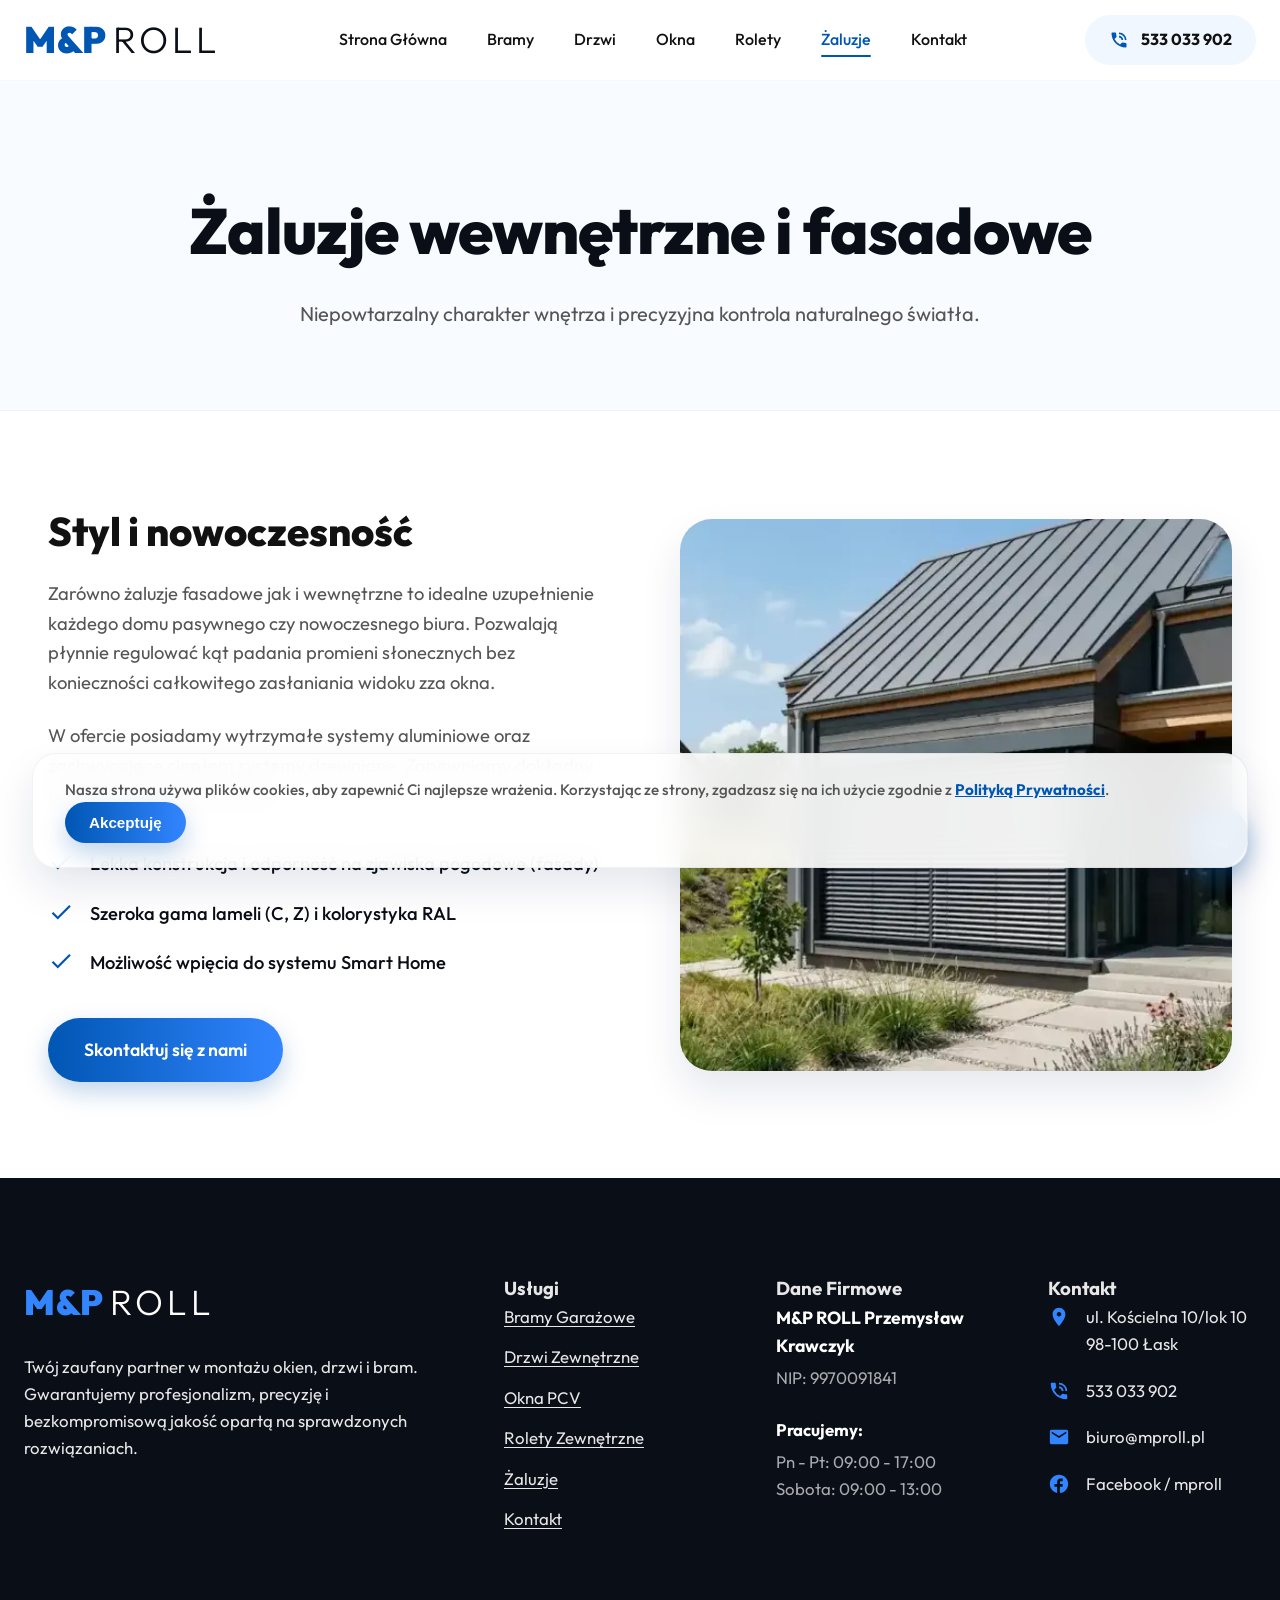
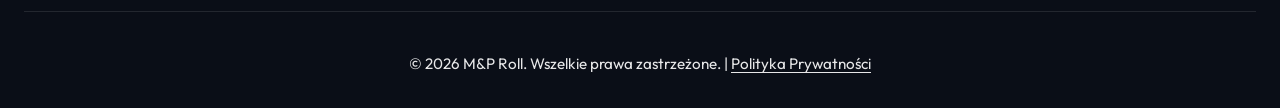
<file: zaluzje-lodz/index.html>
<!DOCTYPE html>
<html lang="pl">
<head>
    <meta charset="UTF-8">
    <link rel="preload" href="/assets/fonts/outfit-latin.woff2" as="font" type="font/woff2" crossorigin>
    <link rel="preload" href="/assets/fonts/outfit-latinext.woff2" as="font" type="font/woff2" crossorigin>
    <meta name="view-transition" content="same-origin">
    <script type="speculationrules">
    {
      "prerender": [
        {
          "source": "list",
          "urls": ["/", "/bramy-garazowe-lodz/", "/drzwi-lodz/", "/okna-lodz/", "/rolety-zewnetrzne-lodz/", "/zaluzje-lodz/"]
        }
      ]
    }
    </script>
    

    <meta name="viewport" content="width=device-width, initial-scale=1.0">
    <meta http-equiv="X-UA-Compatible" content="IE=edge">
    <noscript></noscript>
    <!-- Google Analytics (deferred) -->
    <script>
      window.dataLayer = window.dataLayer || [];
      function gtag(){dataLayer.push(arguments);}
      gtag('js', new Date());
      gtag('config', 'G-7RLNYB3TJB');

      function loadGtag() {
          if (window.gtagLoaded) return;
          window.gtagLoaded = true;
          var s = document.createElement('script');
          s.src = 'https://www.googletagmanager.com/gtag/js?id=G-7RLNYB3TJB';
          s.async = true;
          document.head.appendChild(s);
      }
      ['click', 'mousemove', 'scroll', 'touchstart'].forEach(function(e) {
          window.addEventListener(e, function() {
              loadGtag();
          }, { once: true, passive: true });
      });
    </script>
    <style>
        /* latin-ext */
        @font-face {
          font-family: 'Outfit';
          font-style: normal;
          font-weight: 100 900;
          font-display: swap;
          src: url('/assets/fonts/outfit-latinext.woff2') format('woff2');
          unicode-range: U+0100-02AF, U+0304, U+0308, U+0329, U+1E00-1E9F, U+1EF2-1EFF, U+2020, U+20A0-20AB, U+20AD-20CF, U+2113, U+2C60-2C7F, U+A720-A7FF;
        }
        /* latin */
        @font-face {
          font-family: 'Outfit';
          font-style: normal;
          font-weight: 100 900;
          font-display: swap;
          src: url('/assets/fonts/outfit-latin.woff2') format('woff2');
          unicode-range: U+0000-00FF, U+0131, U+0152-0153, U+02BB-02BC, U+02C6, U+02DA, U+02DC, U+0304, U+0308, U+0329, U+2000-206F, U+20AC, U+2122, U+2191, U+2193, U+2212, U+2215, U+FEFF, U+FFFD;
        }
        @font-face {font-family: 'Outfit Fallback';font-style: normal;font-weight: 100 900;src: local('Arial');ascent-override: 98%;descent-override: 24%;line-gap-override: 0%;size-adjust: 102.5%;}
        @font-face {font-family: 'Outfit Fallback';font-style: normal;font-weight: 700 900;src: local('Arial Bold');ascent-override: 98%;descent-override: 24%;line-gap-override: 0%;size-adjust: 102.5%;}:root {--primary: #0056b3;--primary-light: #3385ff;--primary-dark: #003d82;--accent: #f0f7ff;--text-main: #111111;--text-muted: #555555;--text-light: #ffffff;--bg-main: #ffffff;--bg-alt: #f8fbff;--bg-dark: #0a0e17;--bg-header: rgba(255,255,255,0.9);--radius-sm: 8px;--radius-md: 16px;--radius-lg: 24px;--radius-xl: 32px;--shadow-sm: 0 4px 10px rgba(0,0,0,0.03);--shadow-md: 0 10px 30px rgba(0,30,80,0.06);--shadow-lg: 0 20px 40px rgba(0,30,80,0.1);--transition: 0.4s cubic-bezier(0.16,1,0.3,1);--container-max: 1300px;--section-pad: 6rem 1.5rem;}* {margin: 0;padding: 0;box-sizing: border-box;}html {scroll-behavior: smooth;font-size: 16px;}section[id] {scroll-margin-top: 80px;}body {font-family:'Outfit','Outfit Fallback',sans-serif;color: var(--text-main);background-color: var(--bg-main);line-height: 1.6;overflow-x: hidden;}.fade-in {opacity: 0;transform: translateY(30px);transition: opacity 0.8s cubic-bezier(0.16,1,0.3,1),transform 0.8s cubic-bezier(0.16,1,0.3,1);}.fade-in.appear {opacity: 1;transform: translateY(0);}.container {max-width: var(--container-max);margin: 0 auto;padding: 0 1.5rem;}.text-center {text-align: center;}.mt-4 {margin-top: 2.5rem;}.mb-2 {margin-bottom: 1rem;}.mb-4 {margin-bottom: 2rem;}.btn {display: inline-flex;align-items: center;justify-content: center;padding: 1.125rem 2.25rem;font-size: 1.1rem;font-weight: 600;border-radius: 50px;text-decoration: none;transition: var(--transition);cursor: pointer;border: 2px solid transparent;}.btn-primary {background: linear-gradient(to right,var(--primary) 0%,var(--primary-light) 100%);color: var(--text-light);box-shadow: 0 10px 25px rgba(0,86,179,0.25);border: none;}.btn-primary:hover {transform: translateY(-3px);box-shadow: 0 15px 35px rgba(0,86,179,0.4);}.btn-outline {background-color: transparent;border-color: var(--bg-dark);color: var(--bg-dark);}.btn-outline:hover {background-color: var(--bg-dark);color: var(--text-light);transform: translateY(-3px);}.site-header {position: fixed;top: 0;left: 0;width: 100%;z-index: 1000;background: var(--bg-header);backdrop-filter: blur(15px);-webkit-backdrop-filter: blur(15px);border-bottom: 1px solid rgba(0,0,0,0.03);transition: all 0.4s cubic-bezier(0.16,1,0.3,1);will-change: height, background, box-shadow;}.site-header.scrolled {height: 70px;background: rgba(255,255,255,0.98);box-shadow: 0 10px 30px rgba(0,0,0,0.08);}.header-container {display: flex;justify-content: space-between;align-items: center;height: 80px;transition: height 0.4s cubic-bezier(0.16,1,0.3,1);}.site-header.scrolled .header-container {height: 70px;}.logo {font-size: 2.3rem;font-weight: 900;color: var(--primary);text-decoration: none;letter-spacing: 1px;display: flex;align-items: center;gap: 0.4rem;text-transform: uppercase;}.logo span {color: var(--bg-dark);font-weight: 300;letter-spacing: 4px;}.nav-links {display: flex;gap: 2.5rem;list-style: none;}.nav-links a {color: var(--text-main);text-decoration: none;font-weight: 500;font-size: 1rem;transition: var(--transition);position: relative;padding: 0.5rem 0;}.nav-links a::after {content: '';position: absolute;bottom: 0;left: 50%;transform: translateX(-50%);width: 0;height: 2px;background-color: var(--primary);transition: var(--transition);border-radius: 2px;}.nav-links a:hover::after,.nav-links a.active::after {width: 100%;}.nav-links a:hover,.nav-links a.active {color: var(--primary);}.nav-cta {display: flex;align-items: center;}.header-phone {font-weight: 700;color: var(--text-main);text-decoration: none;display: flex;align-items: center;gap: 0.75rem;background: var(--accent);padding: 0.75rem 1.5rem;border-radius: 50px;transition: var(--transition);}.header-phone:hover {background: var(--primary);color: #fff;box-shadow: 0 4px 15px rgba(0,86,179,0.2);}.header-phone:hover svg {fill: #fff;}.header-phone svg {width: 1.25rem;height: 1.25rem;fill: var(--primary);transition: var(--transition);}.mobile-menu-btn {display: none;background: none;border: none;cursor: pointer;padding: 0.5rem;}.mobile-menu-btn span {display: block;width: 25px;height: 2px;background-color: var(--text-main);margin: 5px 0;transition: var(--transition);}.hero {padding-top: 130px;min-height: 95vh;display: flex;align-items: center;position: relative;background: var(--bg-dark);color: var(--text-light);overflow: hidden;contain: layout;}.hero::after {content: '';position: absolute;bottom: 0;left: 0;width: 100%;height: 150px;background: linear-gradient(to top,var(--bg-main),transparent);z-index: 2; pointer-events: none;}.hero-bg {position: absolute;top: 0;left: 0;width: 100%;height: 100%;object-fit: cover;opacity: 0.35;z-index: 1;transform: scale(1.05);will-change: transform;animation: slowZoom 20s ease-in-out infinite alternate;aspect-ratio: 16/9;}@keyframes slowZoom {0% {transform: scale(1.05);}100% {transform: scale(1.1);}}.hero-content {position: relative;z-index: 3;max-width: 850px;}.hero-badge {display: inline-flex;align-items: center;gap: 0.5rem;padding: 0.6rem 1.2rem;background: rgba(255,255,255,0.05);backdrop-filter: blur(10px);border: 1px solid rgba(255,255,255,0.1);border-radius: 50px;font-size: 0.9rem;font-weight: 600;letter-spacing: 1px;text-transform: uppercase;margin-bottom: 2rem;box-shadow: 0 4px 15px rgba(0,0,0,0.2);}.hero h1 {font-size: clamp(3rem,6vw,4.8rem);font-weight: 800;line-height: 1.05;margin-bottom: 1.5rem;text-shadow: 0 10px 30px rgba(0,0,0,0.3);}.hero h1 span {background: linear-gradient(to right,#ffffff,var(--primary-light));-webkit-background-clip: text;background-clip: text;-webkit-text-fill-color: transparent;}.hero p {font-size: 1.25rem;color: rgba(255,255,255,0.85);margin-bottom: 3rem;max-width: 650px;font-weight: 300;}.hero-actions {display: flex;gap: 1rem;}.stats-banner {position: relative;z-index: 4;padding: 4rem 1.5rem;}.stats-flex {display: flex;justify-content: center;gap: 2rem;flex-wrap: wrap;}.stat-item {background: rgba(255,255,255,0.8);backdrop-filter: blur(15px);-webkit-backdrop-filter: blur(15px);border: 1px solid rgba(255,255,255,0.4);padding: 2rem 3rem;border-radius: var(--radius-lg);text-align: center;flex: 1;min-width: 250px;box-shadow: var(--shadow-lg);transition: var(--transition);}.stat-item:hover {transform: translateY(-5px);background: #fff;}.stat-num {display: block;font-size: 3rem;font-weight: 800;color: var(--primary);line-height: 1;margin-bottom: 0.5rem;}.stat-text {font-size: 1.1rem;font-weight: 600;color: var(--text-muted);}.services {padding: 4rem 1.5rem var(--section-pad);background-color: var(--bg-main);}.section-header {text-align: center;max-width: 700px;margin: 0 auto 4rem;}.section-subtitle {display: inline-block;padding: 0.4rem 1rem;background: var(--accent);color: var(--primary);border-radius: 50px;font-weight: 700;text-transform: uppercase;letter-spacing: 1.5px;font-size: 0.75rem;margin-bottom: 1rem;}.section-title {font-size: clamp(2rem,4vw,3rem);font-weight: 800;color: var(--text-main);line-height: 1.2;}.services-bento {display: grid;grid-template-columns: repeat(3,1fr);grid-auto-rows: minmax(350px,auto);gap: 2rem;}.bento-card {background: var(--bg-main);border-radius: var(--radius-xl);overflow: hidden;box-shadow: var(--shadow-sm);transition: var(--transition);border: 1px solid rgba(0,0,0,0.03);text-decoration: none;color: inherit;display: flex;flex-direction: column;}.bento-card:hover {transform: translateY(-8px);box-shadow: var(--shadow-md);border-color: rgba(0,86,179,0.15);}.service-img-wrap {height: 55%;overflow: hidden;position: relative;}.bento-large .service-img-wrap {height: 100%;width: 60%;}.service-img-wrap::after {content: '';position: absolute;bottom: 0;left: 0;width:100%;height: 50%;background: linear-gradient(to top,rgba(0,0,0,0.5),transparent);opacity: 0;transition: var(--transition);}.bento-card:hover .service-img-wrap::after {opacity: 1;}.service-img-wrap img {width: 100%;height: 100%;object-fit: cover;transition: transform 0.6s cubic-bezier(0.16,1,0.3,1);}.bento-card:hover .service-img-wrap img {transform: scale(1.08);}.service-content {padding: 2rem;flex-grow: 1;display: flex;flex-direction: column;}.bento-large {grid-column: span 2;flex-direction: row;}.bento-large .service-content {width: 40%;justify-content: center;}.bento-large h3 {font-size: 1.8rem !important;}.service-content h3 {font-size: 1.4rem;font-weight: 800;margin-bottom: 0.75rem;letter-spacing: -0.3px;}.service-content p {color: var(--text-muted);font-size: 1.05rem;margin-bottom: 1.5rem;flex-grow: 1;}.service-link {font-size: 1rem;font-weight: 700;color: var(--primary);display: flex;align-items: center;gap: 0.5rem;margin-top: auto;}.service-link svg {width: 1.2rem;height: 1.2rem;fill: currentColor;transition: transform 0.3s ease;}.bento-card:hover .service-link svg {transform: translateX(5px);}.reviews {padding: var(--section-pad);background-color: var(--bg-alt);background-image: radial-gradient(circle at 10% 20%,rgba(0,86,179,0.03) 0%,transparent 50%);}.reviews-grid {display: grid;grid-template-columns: repeat(auto-fit,minmax(320px,1fr));gap: 2rem;}.review-card {background: var(--bg-main);padding: 2.5rem;border-radius: var(--radius-lg);box-shadow: var(--shadow-sm);border: 1px solid rgba(0,0,0,0.03);transition: var(--transition);}.review-card:hover {box-shadow: var(--shadow-md);transform: translateY(-5px);}.review-header {display: flex;align-items: center;gap: 1rem;margin-bottom: 1.5rem;}.reviewer-avatar {width: 50px;height: 50px;background: #4285F4;color: white;font-weight: 800;font-size: 1.5rem;display: flex;align-items: center;justify-content: center;border-radius: 50%;}.reviewer-info h4 {font-size: 1.1rem;font-weight: 700;}.stars {color: #FBBC05;font-size: 1.2rem;letter-spacing: 2px;}.review-card p {font-size: 1.05rem;color: var(--text-muted);font-style: italic;line-height: 1.7;}.features {padding: var(--section-pad);background-color: var(--bg-main);}.features-grid {display: grid;grid-template-columns: repeat(3,1fr);gap: 2.5rem;margin-top: 3rem;}.feature-item {text-align: left;background: var(--bg-main);padding: 3rem;border-radius: var(--radius-xl);border: 1px solid rgba(0,0,0,0.05);box-shadow: var(--shadow-sm);transition: var(--transition);}.feature-item:hover {border-color: var(--primary-light);box-shadow: var(--shadow-md);}.feature-icon {width: 70px;height: 70px;background: var(--accent);color: var(--primary);border-radius: 20px;display: flex;align-items: center;justify-content: center;margin-bottom: 1.5rem;transform: rotate(-5deg);transition: var(--transition);}.feature-item:hover .feature-icon {transform: rotate(0deg) scale(1.1);}.feature-icon svg {width: 34px;height: 34px;fill: currentColor;}.feature-item h3 {font-size: 1.5rem;margin-bottom: 1rem;font-weight: 800;}.feature-item p {color: var(--text-muted);font-size: 1.05rem;}.partners {padding: 5rem 1.5rem;background: var(--bg-main);border-top: 1px solid rgba(0,0,0,0.03);border-bottom: 1px solid rgba(0,0,0,0.03);}.partners h3 {text-align: center;color: rgba(0,0,0,0.7);font-size: 1rem;font-weight: 700;letter-spacing: 2px;margin-bottom: 2.5rem;}.partners-grid {display: flex;justify-content: center;align-items: center;flex-wrap: wrap;gap: 4.5rem;opacity: 0.7;transition: var(--transition);}.partners-grid:hover {opacity: 1;}.partners-grid span {font-size: 1.8rem;font-weight: 900;color: var(--bg-dark);}.cta {padding: 8rem 1.5rem;background: linear-gradient(135deg,var(--bg-dark) 0%,#1a2235 100%);color: var(--text-light);text-align: center;position: relative;overflow: hidden;}.cta::before {content: '';position: absolute;top: -50%;left: -50%;width: 200%;height: 200%;background: radial-gradient(circle,rgba(51,133,255,0.1) 0%,transparent 60%);}.cta-inner {position: relative;z-index: 2;max-width: 800px;margin: 0 auto;}.cta h2 {font-size: clamp(2.5rem,5vw,3.5rem);font-weight: 800;margin-bottom: 1.5rem;}.cta p {font-size: 1.25rem;color: rgba(255,255,255,0.7);margin-bottom: 3rem;}.subpage-header {padding: 180px 1.5rem 80px;background: var(--bg-alt);text-align: center;border-bottom: 1px solid rgba(0,0,0,0.03);}.subpage-header h1 {font-size: clamp(2.5rem,5vw,4rem);font-weight: 800;margin-bottom: 1rem;color: var(--bg-dark);letter-spacing: -1px;}.subpage-header p {font-size: 1.25rem;color: var(--text-muted);max-width: 800px;margin: 0 auto;}.service-details {padding: var(--section-pad);}.details-content {display: grid;grid-template-columns: 1fr 1fr;gap: 5rem;align-items: center;}.details-text h2 {font-size: 2.5rem;font-weight: 800;margin-bottom: 1.5rem;line-height: 1.2;}.details-text p {font-size: 1.15rem;color: var(--text-muted);margin-bottom: 1.5rem;}.details-list {list-style: none;margin-top: 2.5rem;}.details-list li {display: flex;align-items: flex-start;gap: 1rem;margin-bottom: 1.25rem;font-size: 1.15rem;font-weight: 500;color: var(--bg-dark);}.details-list li svg {width: 26px;height: 26px;fill: var(--primary);flex-shrink: 0;}.details-image {border-radius: var(--radius-xl);overflow: hidden;box-shadow: var(--shadow-lg);position: relative;}.details-image img {width: 100%;height: auto;display: block;transition: transform 0.8s ease;}.details-image:hover img {transform: scale(1.05);}.contact-section {padding: var(--section-pad);background-color: var(--bg-alt);position: relative;}.contact-wrapper {display: grid;grid-template-columns: 1fr 1fr;gap: 4rem;align-items: stretch;background: var(--bg-main);border-radius: var(--radius-xl);padding: 3rem;box-shadow: var(--shadow-lg);border: 1px solid rgba(0,0,0,0.03);}.contact-form-box {display: flex;flex-direction: column;justify-content: center;}.contact-form-box h3 {font-size: 2.2rem;font-weight: 800;margin-bottom: 1rem;color: var(--bg-dark);}.contact-form-box p {color: var(--text-muted);margin-bottom: 2.5rem;font-size: 1.1rem;}.form-group {margin-bottom: 1.5rem;position: relative;}.form-control {width: 100%;padding: 1.2rem 1.5rem;background: var(--bg-alt);border: 1px solid rgba(0,0,0,0.05);border-radius: var(--radius-md);font-family: inherit;font-size: 1rem;color: var(--text-main);transition: var(--transition);}.form-control::placeholder {color: #a0a0a0;}.form-control:focus {outline: none;border-color: var(--primary-light);box-shadow: 0 0 0 4px rgba(51,133,255,0.1);background: var(--bg-main);}textarea.form-control {min-height: 150px;resize: vertical;}.map-box {border-radius: var(--radius-lg);overflow: hidden;position: relative;min-height: 450px;box-shadow: inset 0 0 20px rgba(0,0,0,0.05);}.map-box iframe {position: absolute;top: 0;left: 0;width: 100%;height: 100%;border: 0;filter: grayscale(40%) contrast(1.1);transition: filter var(--transition);}.map-box:hover iframe {filter: grayscale(0%) contrast(1);}.site-footer {background: var(--bg-dark);color: rgba(255,255,255,0.9);padding: 6rem 1.5rem 2rem;}.footer-grid {display: grid;grid-template-columns: 2fr 1fr 1fr 1fr;gap: 4rem;max-width: var(--container-max);margin: 0 auto 4rem;}.footer-col h4 {color: var(--text-light);font-size: 1.2rem;font-weight: 700;margin-bottom: 1.5rem;letter-spacing: 0.5px;}.footer-logo {font-size: 2.2rem;font-weight: 900;color: var(--primary-light);text-decoration: none;display: flex;align-items: center;gap: 0.4rem;margin-bottom: 1.5rem;text-transform: uppercase;letter-spacing: 1px;}.footer-logo span {color: var(--text-light);font-weight: 300;letter-spacing: 4px;}.footer-col p {font-size: 1.05rem;}.footer-links {list-style: none;}.footer-links li {margin-bottom: 0.85rem;}.footer-links a {color: rgba(255,255,255,0.9);text-decoration: underline;text-underline-offset: 3px;transition: var(--transition);font-size: 1.05rem;}.footer-links a:hover {color: var(--primary-light);padding-left: 8px;}.footer-contact li {display: flex;align-items: flex-start;gap: 1rem;margin-bottom: 1.25rem;font-size: 1.05rem;}.footer-contact svg {width: 22px;height: 22px;fill: var(--primary-light);flex-shrink: 0;margin-top: 2px;}.footer-bottom {text-align: center;padding-top: 2.5rem;border-top: 1px solid rgba(255,255,255,0.1);font-size: 0.95rem;}.footer-bottom a {color: inherit;text-decoration: underline;text-underline-offset: 3px;}.footer-bottom a:hover {color: var(--primary-light);}.footer-muted {color: rgba(255,255,255,0.65);}.floating-fab {position: fixed;bottom: 2rem;right: 2rem;background: var(--primary);color: white;width: 65px;height: 65px;border-radius: 50%;display: flex;align-items: center;justify-content: center;box-shadow: 0 10px 25px rgba(0,86,179,0.4);z-index: 9999;transition: transform var(--transition),background var(--transition);}.floating-fab svg {width: 32px;height: 32px;fill: white;}.floating-fab:hover {transform: translateY(-5px) scale(1.1);background: var(--bg-dark);}.floating-fab::before{content:'';position:absolute;top:0;left:0;width:100%;height:100%;border-radius:50%;background:rgba(0,86,179,0.8);z-index:-1;animation:pulseComposited 2s infinite;will-change:transform,opacity}.floating-fab:hover::before{animation:none}@keyframes pulseComposited{0%{transform:scale(1);opacity:0.6}70%{transform:scale(1.6);opacity:0}100%{transform:scale(1.6);opacity:0}}@media (max-width: 1200px) {.services-bento {grid-auto-rows: minmax(300px,auto);}}@media (max-width: 1024px) {.services-bento {grid-template-columns: repeat(2,1fr);}.bento-large {grid-column: span 2;}.features-grid {grid-template-columns: repeat(2,1fr);}.details-content {grid-template-columns: 1fr;gap: 3rem;}.details-image {order: -1;}.footer-grid {grid-template-columns: 1fr 1fr;gap: 3rem;}.stats-flex {padding: 0 1.5rem;}.contact-wrapper {grid-template-columns: 1fr;padding: 2rem;}.map-box {min-height: 350px;}.floating-fab {bottom: 1.5rem;right: 1.5rem;width: 55px;height: 55px;}.floating-fab svg {width: 26px;height: 26px;}}@media (max-width: 768px) {.services-bento {grid-template-columns: 1fr;}.bento-large {grid-column: span 1;flex-direction: column;}.bento-large .service-img-wrap {width: 100%;height: 250px;}.bento-large .service-content {width: 100%;}.header-container {height: 70px;}.site-header {background: rgba(255,255,255,0.98);}.nav-links {display: none;flex-direction: column;position: absolute;top: 70px;left: 0;width: 100%;background: rgba(255,255,255,0.98);padding: 2rem;box-shadow: 0 10px 30px rgba(0,0,0,0.1);text-align: center;}.nav-links.active {display: flex;}.mobile-menu-btn {display: block;}.nav-cta {display: none !important;}.mobile-only-phone {display: block !important;}.mobile-menu-btn.active span:nth-child(1) {transform: translateY(7px) rotate(45deg);}.mobile-menu-btn.active span:nth-child(2) {opacity: 0;}.mobile-menu-btn.active span:nth-child(3) {transform: translateY(-7px) rotate(-45deg);}.hero {padding-top: 100px;min-height: auto;padding-bottom: 6rem;contain: layout;}.hero-actions {flex-direction: column;}.hero h1 {font-size: 2.5rem;}.stats-banner {margin-top: -30px;}.stat-item {min-width: 100%;padding: 1.5rem;}.features-grid {grid-template-columns: 1fr;}.footer-grid {grid-template-columns: 1fr;text-align: center;}.footer-contact li {justify-content: center;}}.portfolio {padding: 6rem 0;background-color: var(--color-background);}.portfolio-grid {display: grid;grid-template-columns: repeat(auto-fill,minmax(280px,1fr));gap: 1.5rem;margin-top: 3rem;}.portfolio-item {border-radius: var(--radius-lg);overflow: hidden;position: relative;aspect-ratio: 4 / 3;box-shadow: 0 10px 30px rgba(0,0,0,0.05);}.portfolio-item img {width: 100%;height: 100%;object-fit: cover;transition: transform 0.4s ease;}.portfolio-item:hover img {transform: scale(1.05);}#cookie-banner {position: fixed;bottom: 2rem;left: 2rem;right: 2rem;background: rgba(255, 255, 255, 0.9);backdrop-filter: blur(15px);-webkit-backdrop-filter: blur(15px);border: 1px solid rgba(0,0,0,0.05);padding: 1.5rem 2rem;border-radius: var(--radius-lg);box-shadow: var(--shadow-lg);z-index: 10001;display: flex;justify-content: space-between;align-items: center;gap: 2rem;max-width: var(--container-max);margin: 0 auto;animation: slideUp 0.6s cubic-bezier(0.16, 1, 0.3, 1);}#cookie-banner.hide {opacity: 0;transform: translateY(20px);pointer-events: none;}#cookie-banner p {margin: 0;font-size: 0.95rem;color: var(--text-muted);font-weight: 500;}#cookie-banner a {color: var(--primary);font-weight: 700;text-decoration: underline;}#cookie-banner .btn {padding: 0.75rem 1.5rem;font-size: 0.95rem;flex-shrink: 0;}@keyframes slideUp {from {opacity: 0;transform: translateY(30px);}to {opacity: 1;transform: translateY(0);}}@media (max-width: 768px) {#cookie-banner {flex-direction: column;bottom: 1rem;left: 1rem;right: 1rem;padding: 1.25rem;text-align: center;gap: 1.25rem;}#cookie-banner .btn {width: 100%;}}</style>

    <link rel="icon" href="/favicon.png" type="image/png">
    <title>&#379;aluzje &#321;&#243;d&#378;, &#321;ask | Wewn&#281;trzne i Zewn&#281;trzne | M&P Roll</title>
    <meta name="description" content="Eleganckie &#380;aluzje fasadowe i wewn&#281;trzne. Aluminiowe, drewniane. Precyzyjne sterowanie na&#347;wietleniem. Monta&#380; na terenie aglomeracji &#322;&#243;dzkiej.">
    <meta name="keywords" content="&#380;aluzje &#322;&#243;d&#378;, &#380;aluzje drewniane &#322;ask, &#380;aluzje fasadowe, os&#322;ony okienne">
    <meta name="author" content="M&P ROLL Przemys&#322;aw Krawczyk">
</head>
<body>    <header class="site-header">
        <div class="container header-container">
            <a href="../" class="logo">M&P <span>Roll</span></a>
            <nav>
                <ul class="nav-links">
                    <li><a href="../">Strona Główna</a></li>
                    <li><a href="../bramy-garazowe-lodz/">Bramy</a></li>
                    <li><a href="../drzwi-lodz/">Drzwi</a></li>
                    <li><a href="../okna-lodz/">Okna</a></li>
                    <li><a href="../rolety-zewnetrzne-lodz/">Rolety</a></li>
                    <li><a href="./" class="active">Żaluzje</a></li>
                    <li><a href="../#kontakt">Kontakt</a></li>
                    <li class="mobile-only-phone" style="display:none; margin-top: 1rem;"><a href="tel:533033902" style="color:var(--primary); font-weight:bold; font-size:1.2rem; display: flex; align-items: center; justify-content: center; gap: 0.5rem;"><svg viewBox="0 0 24 24" style="width: 24px; height: 24px; fill: currentColor;"><path d="M20 15.5c-1.25 0-2.45-.2-3.57-.57a1.02 1.02 0 0 0-1.02.24l-2.2 2.2a15.045 15.045 0 0 1-6.59-6.59l2.2-2.21a.96.96 0 0 0 .25-1A11.36 11.36 0 0 1 8.5 4c0-.55-.45-1-1-1H4c-.55 0-1 .45-1 1 0 9.39 7.61 17 17 17 .55 0 1-.45 1-1v-3.5c0-.55-.45-1-1-1zM19 12h2a9 9 0 0 0-9-9v2c3.87 0 7 3.13 7 7zm-4 0h2c0-2.76-2.24-5-5-5v2c1.66 0 3 1.34 3 3z"/></svg> 533 033 902</a></li>
                </ul>
            </nav>
            <div class="nav-cta">
                <a href="tel:533033902" class="header-phone">
                    <svg viewBox="0 0 24 24"><path d="M20 15.5c-1.25 0-2.45-.2-3.57-.57a1.02 1.02 0 0 0-1.02.24l-2.2 2.2a15.045 15.045 0 0 1-6.59-6.59l2.2-2.21a.96.96 0 0 0 .25-1A11.36 11.36 0 0 1 8.5 4c0-.55-.45-1-1-1H4c-.55 0-1 .45-1 1 0 9.39 7.61 17 17 17 .55 0 1-.45 1-1v-3.5c0-.55-.45-1-1-1zM19 12h2a9 9 0 0 0-9-9v2c3.87 0 7 3.13 7 7zm-4 0h2c0-2.76-2.24-5-5-5v2c1.66 0 3 1.34 3 3z"/></svg>
                    533 033 902
                </a>
            </div>
            <button class="mobile-menu-btn" aria-label="Menu"><span></span><span></span><span></span></button>
        </div>
    </header>
    <div class="subpage-header">
        <div class="container">
            <h1>&#379;aluzje wewn&#281;trzne i fasadowe</h1>
            <p>Niepowtarzalny charakter wn&#281;trza i precyzyjna kontrola naturalnego &#347;wiat&#322;a.</p>
        </div>
    </div>

    <section class="service-details">
        <div class="container details-content">
            <div class="details-text">
                <h2>Styl i nowoczesno&#347;&#263;</h2>
                <p>Zar&#243;wno &#380;aluzje fasadowe jak i wewn&#281;trzne to idealne uzupe&#322;nienie ka&#380;dego domu pasywnego czy nowoczesnego biura. Pozwalaj&#261; p&#322;ynnie regulowa&#263; k&#261;t padania promieni s&#322;onecznych bez konieczno&#347;ci ca&#322;kowitego zas&#322;aniania widoku zza okna.</p>
                <p>W ofercie posiadamy wytrzyma&#322;e systemy aluminiowe oraz zachwycaj&#261;ce ciep&#322;em systemy drewniane. Zapewniamy dok&#322;adny pomiar i estetyczny monta&#380;.</p>
                <ul class="details-list">
                    <li><svg viewBox="0 0 24 24"><path d="M9 16.17L4.83 12l-1.42 1.41L9 19 21 7l-1.41-1.41z"/></svg> Lekka konstrukcja i odporno&#347;&#263; na zjawiska pogodowe (fasady)</li>
                    <li><svg viewBox="0 0 24 24"><path d="M9 16.17L4.83 12l-1.42 1.41L9 19 21 7l-1.41-1.41z"/></svg> Szeroka gama lameli (C, Z) i kolorystyka RAL</li>
                    <li><svg viewBox="0 0 24 24"><path d="M9 16.17L4.83 12l-1.42 1.41L9 19 21 7l-1.41-1.41z"/></svg> Mo&#380;liwo&#347;&#263; wpi&#281;cia do systemu Smart Home</li>
                </ul>
                <div class="mt-4"><a href="../#kontakt" class="btn btn-primary">Skontaktuj si&#281; z nami</a></div>
            </div>
            <div class="details-image">
                <img src="../assets/images/img_zaluzje.webp" alt="&#379;aluzje drewniane w biurze" loading="lazy" width="600" height="400" decoding="async">
            </div>
        </div>
    </section>
    <footer class="site-footer">
        <div class="footer-grid">
            <div class="footer-col">
                <a href="../" class="footer-logo">M&P <span>Roll</span></a>
                <p>Twój zaufany partner w montażu okien, drzwi i bram. Gwarantujemy profesjonalizm, precyzję i bezkompromisową jakość opartą na sprawdzonych rozwiązaniach.</p>
            </div>
            <div class="footer-col">
                <h3>Usługi</h3>
                <ul class="footer-links">
                    <li><a href="../bramy-garazowe-lodz/">Bramy Garażowe</a></li>
                    <li><a href="../drzwi-lodz/">Drzwi Zewnętrzne</a></li>
                    <li><a href="../okna-lodz/">Okna PCV</a></li>
                    <li><a href="../rolety-zewnetrzne-lodz/">Rolety Zewnętrzne</a></li>
                    <li><a href="./" class="active">Żaluzje</a></li>
                    <li><a href="../#kontakt">Kontakt</a></li>
                </ul>
            </div>
            <div class="footer-col">
                <h3>Dane Firmowe</h3>
                <ul class="footer-contact">
                    <li>
                        <div>
                            <strong style="color:white; display:block; margin-bottom: 5px; font-size: 1.1rem;">M&P ROLL Przemysław Krawczyk</strong>
                            <span class="footer-muted">NIP: 9970091841</span>
                        </div>
                    </li>
                    <li style="margin-top: 25px;">
                        <div>
                            <strong style="color:white; display:block; margin-bottom: 5px;">Pracujemy:</strong>
                            <span class="footer-muted">Pn - Pt: 09:00 - 17:00<br>Sobota: 09:00 - 13:00</span>
                        </div>
                    </li>
                </ul>
            </div>
            <div class="footer-col">
                <h3>Kontakt</h3>
                <ul class="footer-contact">
                    <li>
                        <svg viewBox="0 0 24 24"><path d="M12 2C8.13 2 5 5.13 5 9c0 5.25 7 13 7 13s7-7.75 7-13c0-3.87-3.13-7-7-7zm0 9.5c-1.38 0-2.5-1.12-2.5-2.5s1.12-2.5 2.5-2.5 2.5 1.12 2.5 2.5-1.12 2.5-2.5 2.5z"/></svg>
                        <a href="https://www.google.com/maps/search/?api=1&query=M%26P+Roll+Ko%C5%9Bcielna+10+%C5%81ask" target="_blank" rel="noopener" style="color:inherit;text-decoration:none;transition:var(--transition);" onmouseover="this.style.color='var(--primary-light)'" onmouseout="this.style.color='inherit'">ul. Kościelna 10/lok 10<br>98-100 Łask</a>
                    </li>
                    <li>
                        <svg viewBox="0 0 24 24"><path d="M20 15.5c-1.25 0-2.45-.2-3.57-.57a1.02 1.02 0 0 0-1.02.24l-2.2 2.2a15.045 15.045 0 0 1-6.59-6.59l2.2-2.21a.96.96 0 0 0 .25-1A11.36 11.36 0 0 1 8.5 4c0-.55-.45-1-1-1H4c-.55 0-1 .45-1 1 0 9.39 7.61 17 17 17 .55 0 1-.45 1-1v-3.5c0-.55-.45-1-1-1zM19 12h2a9 9 0 0 0-9-9v2c3.87 0 7 3.13 7 7zm-4 0h2c0-2.76-2.24-5-5-5v2c1.66 0 3 1.34 3 3z"/></svg>
                        <a href="tel:533033902" style="color:inherit;text-decoration:none;">533 033 902</a>
                    </li>
                    <li>
                        <svg viewBox="0 0 24 24"><path d="M20 4H4c-1.1 0-1.99.9-1.99 2L2 18c0 1.1.9 2 2 2h16c1.1 0 2-.9 2-2V6c0-1.1-.9-2-2-2zm0 4l-8 5-8-5V6l8 5 8-5v2z"/></svg>
                        <a href="mailto:biuro@mproll.pl" style="color:inherit;text-decoration:none;">biuro@mproll.pl</a>
                    </li>
                    <li>
                        <svg viewBox="0 0 24 24" fill="currentColor"><path d="M22 12c0-5.52-4.48-10-10-10S2 6.48 2 12c0 4.84 3.44 8.87 8 9.8V15h-3v-3h3V9.5C10 7.57 11.57 6 13.5 6H16v3h-2c-.55 0-1 .45-1 1v2h3v3h-3v6.95c5.05-.5 9-4.76 9-9.95z"/></svg>
                        <a href="https://www.facebook.com/mproll/?locale=pl_PL" target="_blank" rel="noopener" style="color:inherit;text-decoration:none;">Facebook / mproll</a>
                    </li>
                </ul>
            </div>
        </div>
        <div class="footer-bottom">
            <p>&copy; 2026 M&P Roll. Wszelkie prawa zastrzeżone. | <a href="/polityka-prywatnosci.html">Polityka Prywatności</a></p>
        </div>
    </footer>

    <script defer src="../js/main.js"></script>
    <a href="tel:533033902" class="floating-fab" aria-label="Zadzwoń do nas"><svg viewBox="0 0 24 24"><path d="M20 15.5c-1.25 0-2.45-.2-3.57-.57a1.02 1.02 0 0 0-1.02.24l-2.2 2.2a15.045 15.045 0 0 1-6.59-6.59l2.2-2.21a.96.96 0 0 0 .25-1A11.36 11.36 0 0 1 8.5 4c0-.55-.45-1-1-1H4c-.55 0-1 .45-1 1 0 9.39 7.61 17 17 17 .55 0 1-.45 1-1v-3.5c0-.55-.45-1-1-1zM19 12h2a9 9 0 0 0-9-9v2c3.87 0 7 3.13 7 7zm-4 0h2c0-2.76-2.24-5-5-5v2c1.66 0 3 1.34 3 3z"/></svg></a>
</body>
</html>
</file>
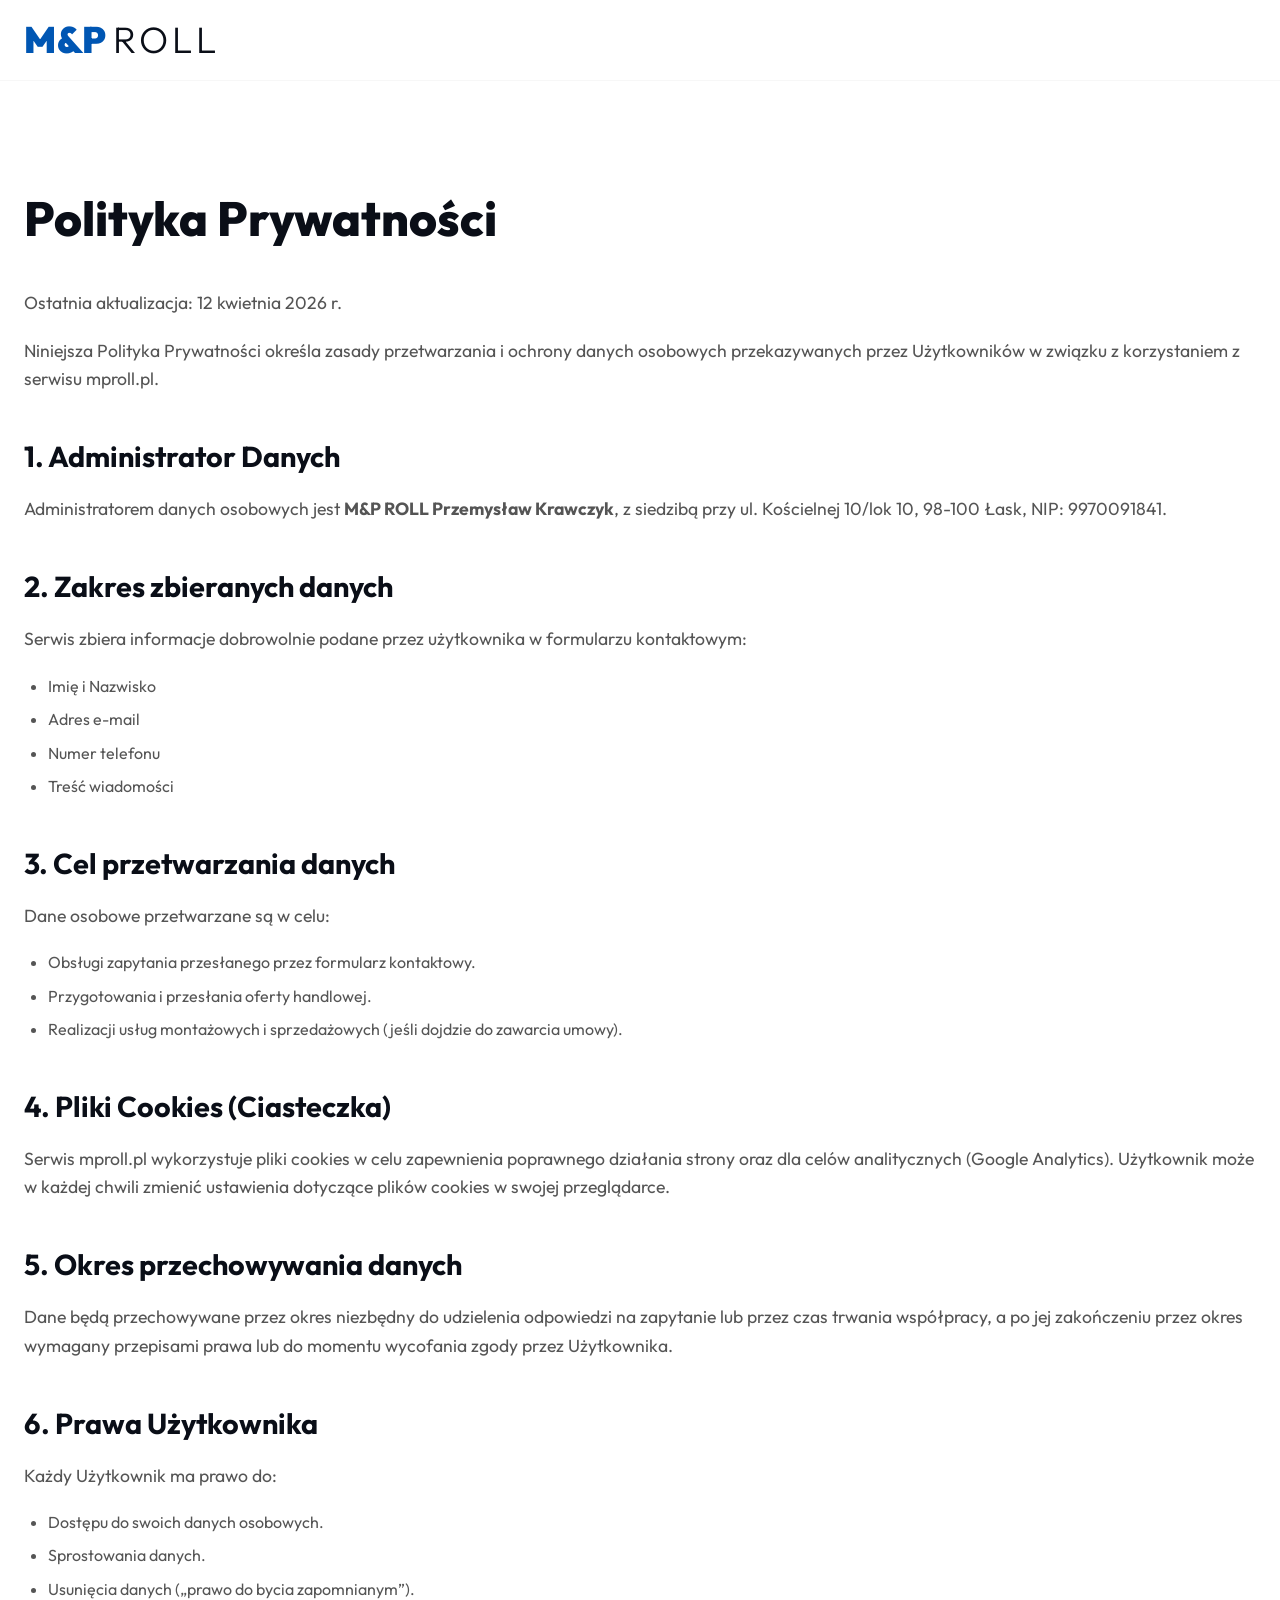
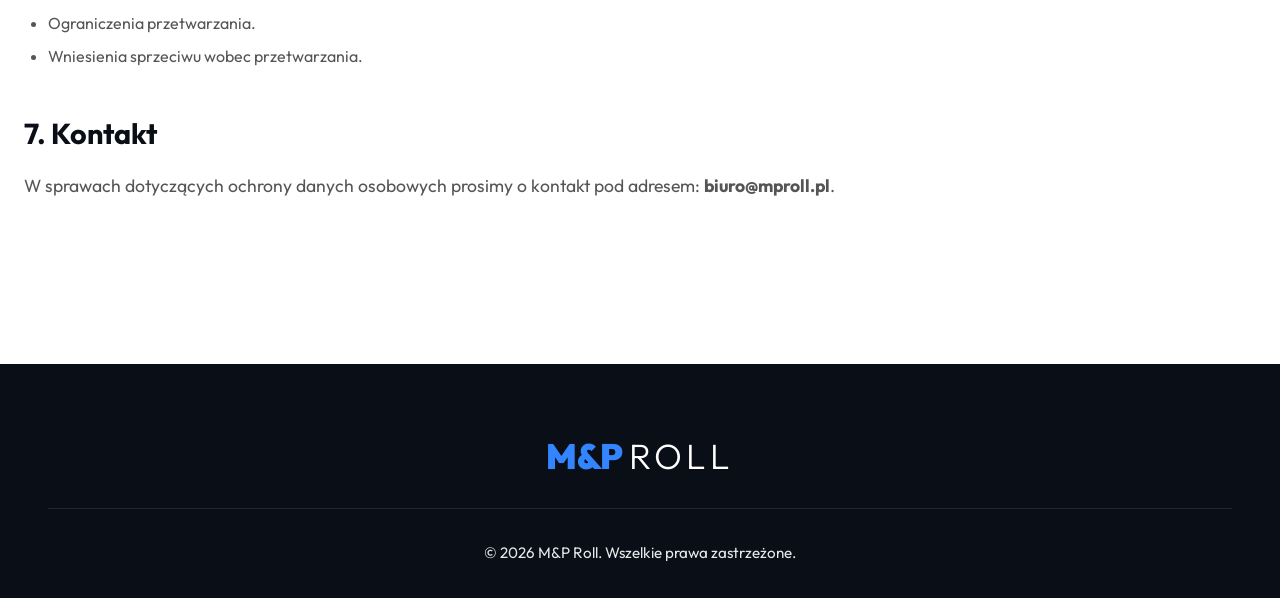
<file: polityka-prywatnosci.html>
<!DOCTYPE html>
<html lang="pl">
<head>
    <meta charset="UTF-8">
    <meta name="viewport" content="width=device-width, initial-scale=1.0">
    <link rel="preload" as="font" href="/assets/fonts/outfit-latin.woff2" type="font/woff2" crossorigin>
    <link rel="preload" as="font" href="/assets/fonts/outfit-latinext.woff2" type="font/woff2" crossorigin>
    
    <style>
        /* latin-ext */
        @font-face {
          font-family: 'Outfit';
          font-style: normal;
          font-weight: 100 900;
          font-display: swap;
          src: url('/assets/fonts/outfit-latinext.woff2') format('woff2');
          unicode-range: U+0100-02AF, U+0304, U+0308, U+0329, U+1E00-1E9F, U+1EF2-1EFF, U+2020, U+20A0-20AB, U+20AD-20CF, U+2113, U+2C60-2C7F, U+A720-A7FF;
        }
        /* latin */
        @font-face {
          font-family: 'Outfit';
          font-style: normal;
          font-weight: 100 900;
          font-display: swap;
          src: url('/assets/fonts/outfit-latin.woff2') format('woff2');
          unicode-range: U+0000-00FF, U+0131, U+0152-0153, U+02BB-02BC, U+02C6, U+02DA, U+02DC, U+0304, U+0308, U+0329, U+2000-206F, U+20AC, U+2122, U+2191, U+2193, U+2212, U+2215, U+FEFF, U+FFFD;
        }
        @font-face {font-family: 'Outfit Fallback';font-style: normal;font-weight: 100 900;src: local('Arial');ascent-override: 98%;descent-override: 24%;line-gap-override: 0%;size-adjust: 102.5%;}
        :root {--primary: #0056b3;--primary-light: #3385ff;--primary-dark: #003d82;--accent: #f0f7ff;--text-main: #111111;--text-muted: #555555;--text-light: #ffffff;--bg-main: #ffffff;--bg-alt: #f8fbff;--bg-dark: #0a0e17;--bg-header: rgba(255,255,255,0.9);--radius-sm: 8px;--radius-md: 16px;--radius-lg: 24px;--radius-xl: 32px;--shadow-sm: 0 4px 10px rgba(0,0,0,0.03);--shadow-md: 0 10px 30px rgba(0,30,80,0.06);--shadow-lg: 0 20px 40px rgba(0,30,80,0.1);--transition: 0.4s cubic-bezier(0.16,1,0.3,1);--container-max: 1300px;--section-pad: 6rem 1.5rem;}
        * {margin: 0;padding: 0;box-sizing: border-box;}
        html {scroll-behavior: smooth;font-size: 16px;}
        body {font-family:'Outfit', 'Outfit Fallback', sans-serif;color: var(--text-main);background-color: var(--bg-main);line-height: 1.6;overflow-x: hidden;}
        .container {max-width: var(--container-max);margin: 0 auto;padding: 0 1.5rem;}
        
        /* Header */
        .site-header {position: fixed;top: 0;left: 0;width: 100%;z-index: 1000;background: var(--bg-header);backdrop-filter: blur(15px);-webkit-backdrop-filter: blur(15px);border-bottom: 1px solid rgba(0,0,0,0.03);transition: all 0.4s cubic-bezier(0.16,1,0.3,1);will-change: height, background, box-shadow;}
        .site-header.scrolled {height: 70px;background: rgba(255, 255, 255, 0.98);box-shadow: 0 10px 30px rgba(0,0,0,0.08);}
        .header-container {display: flex;justify-content: space-between;align-items: center;height: 80px;transition: height 0.4s cubic-bezier(0.16,1,0.3,1);}
        .site-header.scrolled .header-container {height: 70px;}
        .logo {font-size: 2.3rem;font-weight: 900;color: var(--primary);text-decoration: none;letter-spacing: 1px;display: flex;align-items: center;gap: 0.4rem;text-transform: uppercase;}
        .logo span {color: var(--bg-dark);font-weight: 300;letter-spacing: 4px;}
        
        /* Content */
        .policy-content {padding: 180px 0 80px;}
        .policy-text h1 {font-size: 3rem;font-weight: 800;margin-bottom: 2rem;color: var(--bg-dark);}
        .policy-text h2 {font-size: 1.8rem;font-weight: 700;margin: 2.5rem 0 1rem;color: var(--bg-dark);}
        .policy-text p {margin-bottom: 1.25rem;color: var(--text-muted);font-size: 1.1rem;}
        .policy-text ul {margin-bottom: 1.5rem;padding-left: 1.5rem;}
        .policy-text li {margin-bottom: 0.5rem;color: var(--text-muted);}

        /* Footer */
        .site-footer {background: var(--bg-dark);color: rgba(255,255,255,0.9);padding: 4rem 1.5rem 2rem;margin-top: 4rem;}
        .footer-bottom {text-align: center;padding-top: 2rem;border-top: 1px solid rgba(255,255,255,0.1);font-size: 0.95rem;}
        .footer-logo {font-size: 2.2rem;font-weight: 900;color: var(--primary-light);text-decoration: none;display: flex;align-items: center;gap: 0.4rem;margin-bottom: 1.5rem;text-transform: uppercase;justify-content: center;}
        .footer-logo span {color: var(--text-light);font-weight: 300;letter-spacing: 4px;}
        .footer-muted {color: rgba(255,255,255,0.65);}

        @media (max-width: 768px) {
            .policy-text h1 {font-size: 2.2rem;}
            .policy-content {padding-top: 120px;}
        }
    </style>
    <link rel="icon" href="/favicon.png" type="image/png">
    <title>Polityka Prywatności | M&P Roll</title>
</head>
<body>
    <header class="site-header">
        <div class="container header-container">
            <a href="/" class="logo">M&P <span>Roll</span></a>
        </div>
    </header>

    <main class="policy-content">
        <div class="container policy-text">
            <h1>Polityka Prywatności</h1>
            <p>Ostatnia aktualizacja: 12 kwietnia 2026 r.</p>
            
            <p>Niniejsza Polityka Prywatności określa zasady przetwarzania i ochrony danych osobowych przekazywanych przez Użytkowników w związku z korzystaniem z serwisu mproll.pl.</p>

            <h2>1. Administrator Danych</h2>
            <p>Administratorem danych osobowych jest <strong>M&P ROLL Przemysław Krawczyk</strong>, z siedzibą przy ul. Kościelnej 10/lok 10, 98-100 Łask, NIP: 9970091841.</p>

            <h2>2. Zakres zbieranych danych</h2>
            <p>Serwis zbiera informacje dobrowolnie podane przez użytkownika w formularzu kontaktowym:</p>
            <ul>
                <li>Imię i Nazwisko</li>
                <li>Adres e-mail</li>
                <li>Numer telefonu</li>
                <li>Treść wiadomości</li>
            </ul>

            <h2>3. Cel przetwarzania danych</h2>
            <p>Dane osobowe przetwarzane są w celu:</p>
            <ul>
                <li>Obsługi zapytania przesłanego przez formularz kontaktowy.</li>
                <li>Przygotowania i przesłania oferty handlowej.</li>
                <li>Realizacji usług montażowych i sprzedażowych (jeśli dojdzie do zawarcia umowy).</li>
            </ul>

            <h2>4. Pliki Cookies (Ciasteczka)</h2>
            <p>Serwis mproll.pl wykorzystuje pliki cookies w celu zapewnienia poprawnego działania strony oraz dla celów analitycznych (Google Analytics). Użytkownik może w każdej chwili zmienić ustawienia dotyczące plików cookies w swojej przeglądarce.</p>

            <h2>5. Okres przechowywania danych</h2>
            <p>Dane będą przechowywane przez okres niezbędny do udzielenia odpowiedzi na zapytanie lub przez czas trwania współpracy, a po jej zakończeniu przez okres wymagany przepisami prawa lub do momentu wycofania zgody przez Użytkownika.</p>

            <h2>6. Prawa Użytkownika</h2>
            <p>Każdy Użytkownik ma prawo do:</p>
            <ul>
                <li>Dostępu do swoich danych osobowych.</li>
                <li>Sprostowania danych.</li>
                <li>Usunięcia danych („prawo do bycia zapomnianym”).</li>
                <li>Ograniczenia przetwarzania.</li>
                <li>Wniesienia sprzeciwu wobec przetwarzania.</li>
            </ul>

            <h2>7. Kontakt</h2>
            <p>W sprawach dotyczących ochrony danych osobowych prosimy o kontakt pod adresem: <strong>biuro@mproll.pl</strong>.</p>
        </div>
    </main>

    <footer class="site-footer">
        <div class="container">
            <a href="/" class="footer-logo">M&P <span>Roll</span></a>
            <div class="footer-bottom">
                <p>&copy; 2026 M&P Roll. Wszelkie prawa zastrzeżone.</p>
            </div>
        </div>
    </footer>
</body>
</html>
</file>
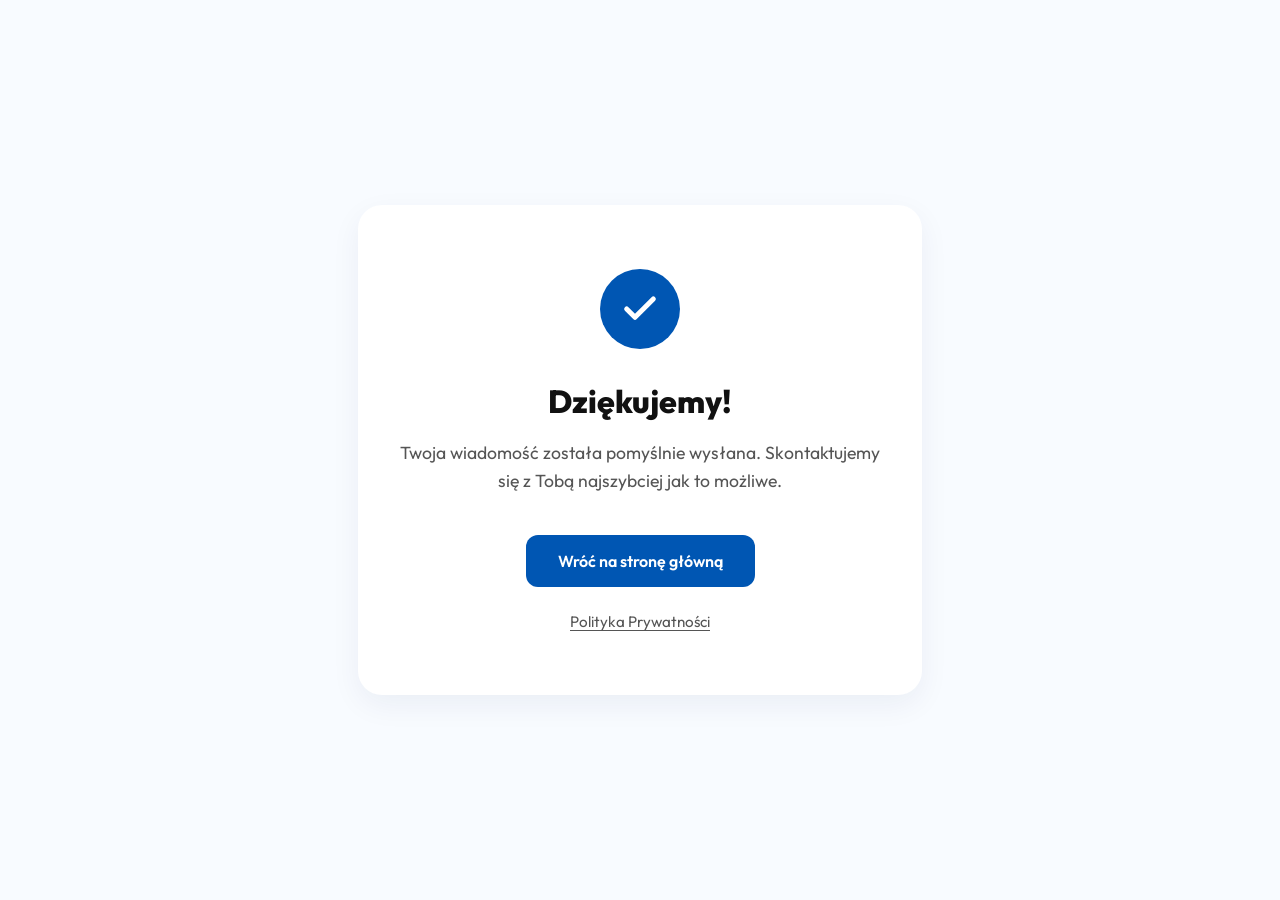
<file: sukces.html>
<!DOCTYPE html>
<html lang="pl">
<head>
    <meta charset="UTF-8">
    <meta name="viewport" content="width=device-width, initial-scale=1.0">
    <!-- Czcionki: synchroniczne dla eliminacji CLS/FOUT -->
    <link rel="preload" as="font" href="/assets/fonts/outfit-latin.woff2" type="font/woff2" crossorigin>
    <link rel="preload" as="font" href="/assets/fonts/outfit-latinext.woff2" type="font/woff2" crossorigin>
    <!-- Google Analytics (deferred) -->
    <script>
      window.dataLayer = window.dataLayer || [];
      function gtag(){dataLayer.push(arguments);}
      gtag('js', new Date());
      gtag('config', 'G-7RLNYB3TJB');

      function loadGtag() {
          if (window.gtagLoaded) return;
          window.gtagLoaded = true;
          var s = document.createElement('script');
          s.src = 'https://www.googletagmanager.com/gtag/js?id=G-7RLNYB3TJB';
          s.async = true;
          document.head.appendChild(s);
      }
      ['click', 'mousemove', 'scroll', 'touchstart'].forEach(function(e) {
          window.addEventListener(e, function() {
              loadGtag();
          }, { once: true, passive: true });
      });
    </script>
    <title>Wiadomość wysłana | M&P Roll</title>
    <meta name="robots" content="noindex, follow">
    <style>
        /* latin-ext */
        @font-face {
          font-family: 'Outfit';
          font-style: normal;
          font-weight: 100 900;
          font-display: swap;
          src: url('/assets/fonts/outfit-latinext.woff2') format('woff2');
          unicode-range: U+0100-02AF, U+0304, U+0308, U+0329, U+1E00-1E9F, U+1EF2-1EFF, U+2020, U+20A0-20AB, U+20AD-20CF, U+2113, U+2C60-2C7F, U+A720-A7FF;
        }
        /* latin */
        @font-face {
          font-family: 'Outfit';
          font-style: normal;
          font-weight: 100 900;
          font-display: swap;
          src: url('/assets/fonts/outfit-latin.woff2') format('woff2');
          unicode-range: U+0000-00FF, U+0131, U+0152-0153, U+02BB-02BC, U+02C6, U+02DA, U+02DC, U+0304, U+0308, U+0329, U+2000-206F, U+20AC, U+2122, U+2191, U+2193, U+2212, U+2215, U+FEFF, U+FFFD;
        }
        @font-face {font-family: 'Outfit Fallback';font-style: normal;font-weight: 100 900;src: local('Arial');ascent-override: 98%;descent-override: 24%;line-gap-override: 0%;size-adjust: 102.5%;}
        body {
            margin: 0;
            padding: 0;
            font-family: 'Outfit', 'Outfit Fallback', sans-serif;
            background-color: #f8fbff;
        }
        .success-page {
            height: 100vh;
            display: flex;
            align-items: center;
            justify-content: center;
            text-align: center;
        }
        .success-card {
            background-color: #ffffff;
            padding: 4rem 2rem;
            border-radius: 24px;
            box-shadow: 0 10px 30px rgba(0,30,80,0.06);
            max-width: 500px;
            width: 90%;
            margin: 0 auto;
        }
        .success-icon {
            width: 80px;
            height: 80px;
            background-color: #0056b3;
            color: #ffffff;
            border-radius: 50%;
            display: flex;
            align-items: center;
            justify-content: center;
            margin: 0 auto 2rem;
        }
        .success-icon svg { width: 40px; height: 40px; }
        .success-card h1 { 
            margin-bottom: 1rem; 
            color: #111111;
            font-size: 2rem;
            font-weight: 800;
            margin-top: 0;
        }
        .success-card p { 
            margin-bottom: 2.5rem; 
            color: #555555;
            font-size: 1.1rem;
            line-height: 1.6;
        }
        .btn-primary {
            display: inline-block;
            background-color: #0056b3;
            color: #ffffff;
            padding: 1rem 2rem;
            border-radius: 12px;
            text-decoration: none;
            font-weight: 600;
            transition: all 0.3s ease;
        }
        .btn-primary:hover {
            background-color: #003d82;
            transform: translateY(-2px);
        }
        .footer-link {
            color: #555555;
            text-decoration: underline;
            text-underline-offset: 3px;
            font-size: 0.95rem;
            transition: color 0.3s ease;
        }
        .footer-link:hover {
            color: #0056b3;
        }
    </style>
</head>
<body>
    <div class="success-page">
        <div class="success-card">
            <div class="success-icon">
                <svg viewBox="0 0 24 24" fill="none" stroke="currentColor" stroke-width="3" stroke-linecap="round" stroke-linejoin="round"><polyline points="20 6 9 17 4 12"></polyline></svg>
            </div>
            <h1>Dziękujemy!</h1>
            <p>Twoja wiadomość została pomyślnie wysłana. Skontaktujemy się z Tobą najszybciej jak to możliwe.</p>
            <a href="/" class="btn-primary">Wróć na stronę główną</a>
            <div style="margin-top: 1.5rem;"><a href="/polityka-prywatnosci.html" class="footer-link">Polityka Prywatności</a></div>
        </div>
    </div>
</body>
</html>
</file>
